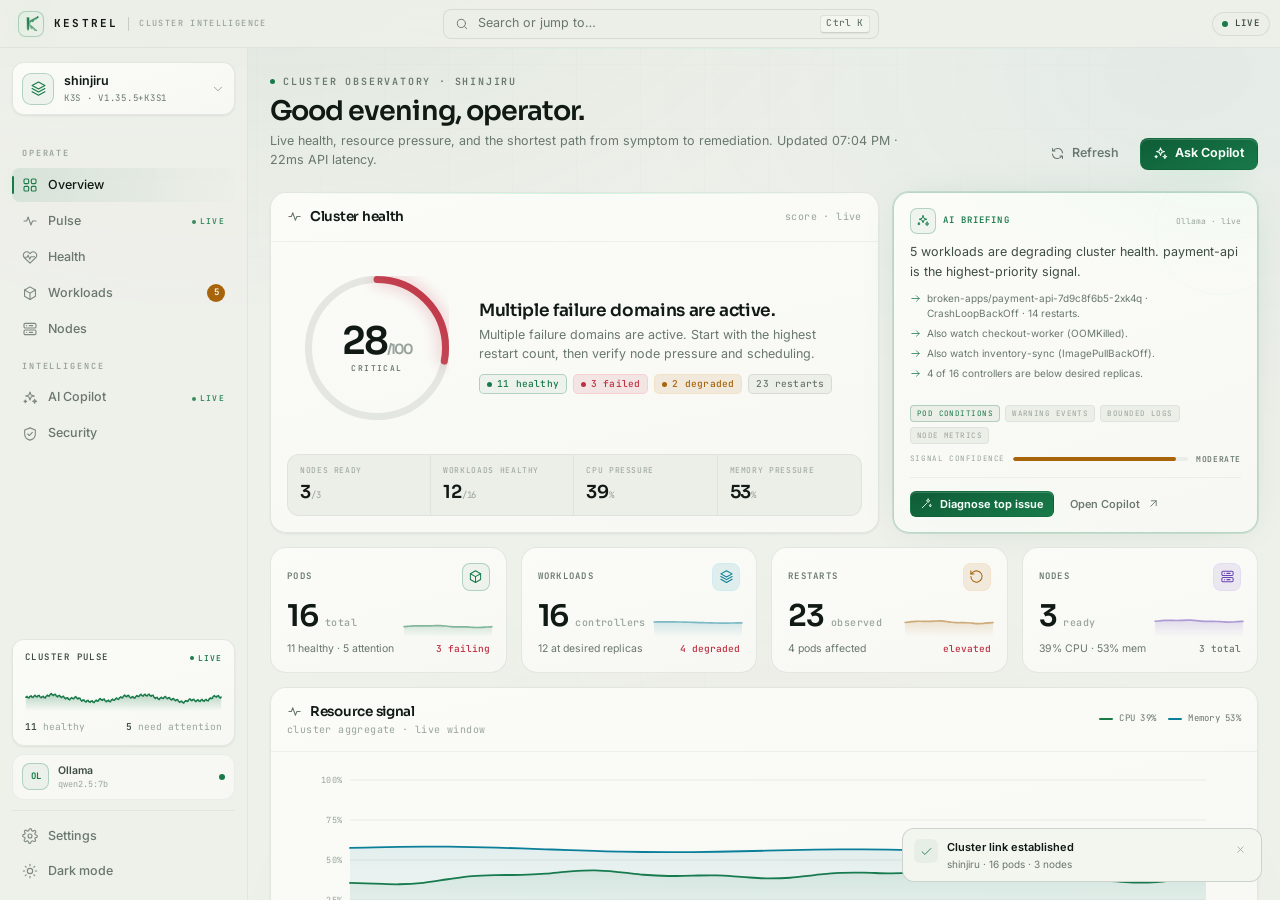
<file: crates/kestrel/ui/index.html>
<!doctype html>
<html lang="en" data-theme="light">
<head>
  <meta charset="utf-8" />
  <meta name="viewport" content="width=device-width, initial-scale=1" />
  <meta name="color-scheme" content="dark light" />
  <title>Kestrel - Cluster Intelligence</title>
  <link rel="icon" href="favicon.svg" type="image/svg+xml" />
  <link rel="stylesheet" href="css/tokens.css" />
  <link rel="stylesheet" href="css/base.css" />
  <link rel="stylesheet" href="css/layout.css" />
  <link rel="stylesheet" href="css/components.css" />
  <link rel="stylesheet" href="css/views.css" />
</head>
<body>
  <svg class="svg-sprite" aria-hidden="true" xmlns="http://www.w3.org/2000/svg">
    <symbol id="i-logo" viewBox="0 0 64 64">
      <path fill="currentColor" opacity=".95" d="M17 10 23 10 22 52 19 58 16 52 15 10Z"/>
      <path fill="currentColor" opacity=".78" d="M24 23C35 17 46 10 56 7L52 15 44 17 38 26 30 24 27 30Z"/>
      <path fill="currentColor" opacity=".62" d="M23 34C32 39 41 47 50 58L42 57 38 50 31 52 27 44Z"/>
      <circle cx="55" cy="8" r="2.3" fill="currentColor"/>
      <circle cx="49.5" cy="57.5" r="1.6" fill="currentColor" opacity=".75"/>
      <circle cx="21" cy="32" r="1.5" fill="currentColor"/>
    </symbol>
    <symbol id="i-grid" viewBox="0 0 24 24"><rect x="3" y="3" width="7" height="7" rx="1.6"/><rect x="14" y="3" width="7" height="7" rx="1.6"/><rect x="3" y="14" width="7" height="7" rx="1.6"/><rect x="14" y="14" width="7" height="7" rx="1.6"/></symbol>
    <symbol id="i-cube" viewBox="0 0 24 24"><path d="m12 2.8 8.2 4.7v9.4L12 21.6l-8.2-4.7V7.5L12 2.8Z"/><path d="m3.8 7.5 8.2 4.7 8.2-4.7M12 12.2v9.4"/></symbol>
    <symbol id="i-server" viewBox="0 0 24 24"><rect x="3" y="3.5" width="18" height="7" rx="2"/><rect x="3" y="13.5" width="18" height="7" rx="2"/><path d="M7 7h.01M7 17h.01M11 7h5M11 17h5"/></symbol>
    <symbol id="i-sparkles" viewBox="0 0 24 24"><path d="m12 3 1.7 4.6L18.5 9l-4.8 1.4L12 15l-1.7-4.6L5.5 9l4.8-1.4L12 3Z"/><path d="m19 14 .8 2.2L22 17l-2.2.8L19 20l-.8-2.2L16 17l2.2-.8L19 14ZM5 15l.6 1.4L7 17l-1.4.6L5 19l-.6-1.4L3 17l1.4-.6L5 15Z"/></symbol>
    <symbol id="i-shield" viewBox="0 0 24 24"><path d="M12 2.8 20 6v6.2c0 4.5-3.2 7.6-8 9-4.8-1.4-8-4.5-8-9V6l8-3.2Z"/><path d="m8.6 12 2.3 2.3 4.6-4.7"/></symbol>
    <symbol id="i-settings" viewBox="0 0 24 24"><circle cx="12" cy="12" r="3"/><path d="M19.4 15a1.7 1.7 0 0 0 .34 1.88l.06.06a2 2 0 1 1-2.83 2.83l-.06-.06A1.7 1.7 0 0 0 15 19.4a1.7 1.7 0 0 0-1 .6 1.7 1.7 0 0 0-.4 1.1V21a2 2 0 1 1-4 0v-.09A1.7 1.7 0 0 0 8.6 19.4a1.7 1.7 0 0 0-1.88.34l-.06.06a2 2 0 1 1-2.83-2.83l.06-.06A1.7 1.7 0 0 0 4.6 15a1.7 1.7 0 0 0-.6-1 1.7 1.7 0 0 0-1.1-.4H3a2 2 0 1 1 0-4h.09A1.7 1.7 0 0 0 4.6 8.6a1.7 1.7 0 0 0-.34-1.88l-.06-.06a2 2 0 1 1 2.83-2.83l.06.06A1.7 1.7 0 0 0 9 4.6a1.7 1.7 0 0 0 1-.6 1.7 1.7 0 0 0 .4-1.1V3a2 2 0 1 1 4 0v.09A1.7 1.7 0 0 0 15.4 4.6a1.7 1.7 0 0 0 1.88-.34l.06-.06a2 2 0 1 1 2.83 2.83l-.06.06A1.7 1.7 0 0 0 19.4 9c.1.4.3.7.6 1 .3.3.7.4 1.1.4H21a2 2 0 1 1 0 4h-.09a1.7 1.7 0 0 0-1.51.6Z"/></symbol>
    <symbol id="i-search" viewBox="0 0 24 24"><circle cx="11" cy="11" r="7"/><path d="m20 20-3.6-3.6"/></symbol>
    <symbol id="i-command" viewBox="0 0 24 24"><path d="M9 6a3 3 0 1 0-3 3h12a3 3 0 1 0-3-3v12a3 3 0 1 0 3-3H6a3 3 0 1 0 3 3V6Z"/></symbol>
    <symbol id="i-bell" viewBox="0 0 24 24"><path d="M18 8a6 6 0 0 0-12 0c0 7-3 7-3 9h18c0-2-3-2-3-9ZM10 21h4"/></symbol>
    <symbol id="i-chevron-down" viewBox="0 0 24 24"><path d="m6 9 6 6 6-6"/></symbol>
    <symbol id="i-chevron-right" viewBox="0 0 24 24"><path d="m9 6 6 6-6 6"/></symbol>
    <symbol id="i-chevron-left" viewBox="0 0 24 24"><path d="m15 6-6 6 6 6"/></symbol>
    <symbol id="i-arrow-up-right" viewBox="0 0 24 24"><path d="M7 17 17 7M8 7h9v9"/></symbol>
    <symbol id="i-arrow-right" viewBox="0 0 24 24"><path d="M4 12h16m-6-6 6 6-6 6"/></symbol>
    <symbol id="i-plus" viewBox="0 0 24 24"><path d="M12 5v14M5 12h14"/></symbol>
    <symbol id="i-refresh" viewBox="0 0 24 24"><path d="M20 11a8 8 0 0 0-14.9-3M4 4v4h4M4 13a8 8 0 0 0 14.9 3M20 20v-4h-4"/></symbol>
    <symbol id="i-play" viewBox="0 0 24 24"><path d="m8 5 11 7-11 7V5Z"/></symbol>
    <symbol id="i-pause" viewBox="0 0 24 24"><path d="M8 5v14M16 5v14"/></symbol>
    <symbol id="i-restart" viewBox="0 0 24 24"><path d="M3 12a9 9 0 1 0 3-6.7L3 8"/><path d="M3 3v5h5"/></symbol>
    <symbol id="i-trash" viewBox="0 0 24 24"><path d="M4 7h16M9 7V4h6v3M6 7l1 13h10l1-13M10 11v5M14 11v5"/></symbol>
    <symbol id="i-terminal" viewBox="0 0 24 24"><rect x="3" y="4" width="18" height="16" rx="2"/><path d="m7 9 3 3-3 3M13 15h4"/></symbol>
    <symbol id="i-logs" viewBox="0 0 24 24"><path d="M5 4h14M5 9h14M5 14h9M5 19h6"/></symbol>
    <symbol id="i-activity" viewBox="0 0 24 24"><path d="M3 12h4l2.2-6 4.2 12 2.4-6H21"/></symbol>
    <symbol id="i-cpu" viewBox="0 0 24 24"><rect x="6" y="6" width="12" height="12" rx="2"/><path d="M9 1v3M15 1v3M9 20v3M15 20v3M1 9h3M1 15h3M20 9h3M20 15h3M10 10h4v4h-4z"/></symbol>
    <symbol id="i-memory" viewBox="0 0 24 24"><rect x="3" y="6" width="18" height="12" rx="2"/><path d="M7 10v4M11 10v4M15 10v4M19 10v4M6 3v3M12 3v3M18 3v3M6 18v3M12 18v3M18 18v3"/></symbol>
    <symbol id="i-network" viewBox="0 0 24 24"><circle cx="12" cy="5" r="2.5"/><circle cx="5" cy="19" r="2.5"/><circle cx="19" cy="19" r="2.5"/><path d="M12 7.5v4M10 13l-4 4M14 13l4 4"/></symbol>
    <symbol id="i-clock" viewBox="0 0 24 24"><circle cx="12" cy="12" r="9"/><path d="M12 7v5l3 2"/></symbol>
    <symbol id="i-check" viewBox="0 0 24 24"><path d="m4 12.5 5 5L20 6.5"/></symbol>
    <symbol id="i-alert" viewBox="0 0 24 24"><path d="M10.3 3.7 2.5 18a2 2 0 0 0 1.8 3h15.4a2 2 0 0 0 1.8-3L13.7 3.7a2 2 0 0 0-3.4 0Z"/><path d="M12 9v4M12 17h.01"/></symbol>
    <symbol id="i-x-circle" viewBox="0 0 24 24"><circle cx="12" cy="12" r="9"/><path d="m9 9 6 6M15 9l-6 6"/></symbol>
    <symbol id="i-info" viewBox="0 0 24 24"><circle cx="12" cy="12" r="9"/><path d="M12 11v5M12 8h.01"/></symbol>
    <symbol id="i-copy" viewBox="0 0 24 24"><rect x="9" y="9" width="11" height="11" rx="2"/><path d="M15 9V6a2 2 0 0 0-2-2H6a2 2 0 0 0-2 2v7a2 2 0 0 0 2 2h3"/></symbol>
    <symbol id="i-download" viewBox="0 0 24 24"><path d="M12 3v12m-5-5 5 5 5-5M4 20h16"/></symbol>
    <symbol id="i-filter" viewBox="0 0 24 24"><path d="M3 5h18l-7 8v6l-4 2v-8L3 5Z"/></symbol>
    <symbol id="i-sort" viewBox="0 0 24 24"><path d="M8 4v16m-4-4 4 4 4-4M16 20V4m-4 4 4-4 4 4"/></symbol>
    <symbol id="i-more" viewBox="0 0 24 24"><circle cx="5" cy="12" r="1.5"/><circle cx="12" cy="12" r="1.5"/><circle cx="19" cy="12" r="1.5"/></symbol>
    <symbol id="i-close" viewBox="0 0 24 24"><path d="m6 6 12 12M18 6 6 18"/></symbol>
    <symbol id="i-minimize" viewBox="0 0 24 24"><path d="M5 12h14"/></symbol>
    <symbol id="i-maximize" viewBox="0 0 24 24"><rect x="5" y="5" width="14" height="14" rx="1.5"/></symbol>
    <symbol id="i-restore" viewBox="0 0 24 24"><rect x="4" y="8" width="12" height="12" rx="1.5"/><path d="M8 8V4h12v12h-4"/></symbol>
    <symbol id="i-moon" viewBox="0 0 24 24"><path d="M20.5 14.5A8.5 8.5 0 0 1 9.5 3.5 8.5 8.5 0 1 0 20.5 14.5Z"/></symbol>
    <symbol id="i-sun" viewBox="0 0 24 24"><circle cx="12" cy="12" r="4"/><path d="M12 2v2M12 20v2M4.9 4.9l1.4 1.4M17.7 17.7l1.4 1.4M2 12h2M20 12h2M4.9 19.1l1.4-1.4M17.7 6.3l1.4-1.4"/></symbol>
    <symbol id="i-user" viewBox="0 0 24 24"><circle cx="12" cy="8" r="4"/><path d="M4 21a8 8 0 0 1 16 0"/></symbol>
    <symbol id="i-github" viewBox="0 0 24 24"><path d="M9 19c-4 1.5-4-2.5-6-3m12 6v-3.9a3.4 3.4 0 0 0-1-2.6c3.1-.3 6.4-1.5 6.4-7A5.4 5.4 0 0 0 19 4.8 5 5 0 0 0 18.9 1S17.7.6 15 2.5a13.4 13.4 0 0 0-7 0C5.3.6 4.1 1 4.1 1A5 5 0 0 0 4 4.8 5.4 5.4 0 0 0 2.6 8.5c0 5.5 3.3 6.7 6.4 7a3.4 3.4 0 0 0-1 2.6V22"/></symbol>
    <symbol id="i-key" viewBox="0 0 24 24"><circle cx="7.5" cy="15.5" r="4.5"/><path d="m10.7 12.3 8.8-8.8M16 7l3 3M14 9l2 2"/></symbol>
    <symbol id="i-zap" viewBox="0 0 24 24"><path d="M13 2 4.5 13H11l-1 9 8.5-11H12l1-9Z"/></symbol>
    <symbol id="i-layers" viewBox="0 0 24 24"><path d="m12 2.8 9 5-9 5-9-5 9-5Z"/><path d="m3 12 9 5 9-5M3 16.5l9 5 9-5"/></symbol>
    <symbol id="i-git-branch" viewBox="0 0 24 24"><circle cx="6" cy="5" r="2.5"/><circle cx="18" cy="6" r="2.5"/><circle cx="6" cy="19" r="2.5"/><path d="M6 7.5v9M8.5 5H13a5 5 0 0 1 5 5v0"/></symbol>
    <symbol id="i-lock" viewBox="0 0 24 24"><rect x="4" y="10" width="16" height="11" rx="2"/><path d="M8 10V7a4 4 0 0 1 8 0v3M12 14v3"/></symbol>
    <symbol id="i-eye" viewBox="0 0 24 24"><path d="M2 12s3.5-6 10-6 10 6 10 6-3.5 6-10 6S2 12 2 12Z"/><circle cx="12" cy="12" r="2.5"/></symbol>
    <symbol id="i-send" viewBox="0 0 24 24"><path d="m22 2-9.5 20-2.2-8.3L2 11.5 22 2Z"/><path d="M10.3 13.7 22 2"/></symbol>
    <symbol id="i-stop" viewBox="0 0 24 24"><rect x="6" y="6" width="12" height="12" rx="1.5"/></symbol>
    <symbol id="i-wand" viewBox="0 0 24 24"><path d="m15 4 1 2 2 1-2 1-1 2-1-2-2-1 2-1 1-2ZM4 20l9-9M19 14l.7 1.3L21 16l-1.3.7L19 18l-.7-1.3L17 16l1.3-.7L19 14Z"/></symbol>
    <symbol id="i-external" viewBox="0 0 24 24"><path d="M14 4h6v6M20 4l-9 9"/><path d="M19 14v5a1 1 0 0 1-1 1H5a1 1 0 0 1-1-1V6a1 1 0 0 1 1-1h5"/></symbol>
    <symbol id="i-database" viewBox="0 0 24 24"><ellipse cx="12" cy="5" rx="8" ry="3"/><path d="M4 5v14c0 1.7 3.6 3 8 3s8-1.3 8-3V5M4 12c0 1.7 3.6 3 8 3s8-1.3 8-3"/></symbol>
    <symbol id="i-bell-off" viewBox="0 0 24 24"><path d="M18 8a6 6 0 0 0-9.3-5M6.3 6.3A6 6 0 0 0 6 8c0 7-3 7-3 9h14M10 21h4M2 2l20 20"/></symbol>
    <symbol id="i-circle" viewBox="0 0 24 24"><circle cx="12" cy="12" r="8"/></symbol>
    <symbol id="i-half" viewBox="0 0 24 24"><circle cx="12" cy="12" r="8"/><path d="M12 4v16"/></symbol>
    <symbol id="i-rotate" viewBox="0 0 24 24"><path d="M21 12a9 9 0 1 1-3-6.7"/><path d="M21 3v6h-6"/></symbol>
    <symbol id="i-bolt" viewBox="0 0 24 24"><path d="M13 2 4.5 13H11l-1 9 8.5-11H12l1-9Z"/></symbol>
    <symbol id="i-shield-check" viewBox="0 0 24 24"><path d="M12 2.8 20 6v6.2c0 4.5-3.2 7.6-8 9-4.8-1.4-8-4.5-8-9V6l8-3.2Z"/><path d="m8.6 12 2.3 2.3 4.6-4.7"/></symbol>
    <symbol id="i-file" viewBox="0 0 24 24"><path d="M6 2h8l4 4v16H6V2Z"/><path d="M14 2v5h5M9 13h6M9 17h6"/></symbol>
    <symbol id="i-pulse" viewBox="0 0 24 24"><path d="M3 12h4l2.2-6 4.2 12 2.4-6H21"/></symbol>
    <symbol id="i-heart" viewBox="0 0 24 24"><path d="M20.4 5.9a5.1 5.1 0 0 0-7.2 0L12 7.1l-1.2-1.2a5.1 5.1 0 1 0-7.2 7.2L12 21.2l8.4-8.1a5.1 5.1 0 0 0 0-7.2Z"/><path d="M3.6 12.4h4l1.5-3.2 2.6 6 1.7-3.6h5.4"/></symbol>
  </svg>

  <div id="boot" class="boot">
    <div class="boot__mark"><svg class="icon"><use href="#i-logo"></use></svg></div>
    <div class="boot__word">KESTREL</div>
    <div class="boot__line"><span></span></div>
    <div class="boot__status" id="boot-status">Establishing secure link to cluster</div>
  </div>

  <div id="shell" class="shell" hidden>
    <header class="titlebar" data-tauri-drag-region>
      <div class="titlebar__brand" data-tauri-drag-region>
        <span class="brand-mark"><svg class="icon"><use href="#i-logo"></use></svg></span>
        <span class="brand-word">KESTREL</span>
        <span class="brand-divider"></span>
        <span class="brand-sub">CLUSTER INTELLIGENCE</span>
      </div>
      <button class="command-trigger" data-action="palette" aria-label="Open command palette">
        <svg class="icon"><use href="#i-search"></use></svg>
        <span>Search or jump to…</span>
        <kbd>Ctrl K</kbd>
      </button>
      <div class="titlebar__right">
        <button class="update-pill" id="update-pill" data-action="update-open" hidden>
          <svg class="icon"><use href="#i-download"></use></svg>
          <span id="update-pill-label">Update available</span>
        </button>
        <div class="link-pill" id="link-pill" title="Cluster connection">
          <span class="status-dot" data-status="connected"></span>
          <span id="link-label">LIVE</span>
        </div>
        <div class="window-controls" id="window-controls" hidden>
          <button data-window="minimize" aria-label="Minimize"><svg class="icon"><use href="#i-minimize"></use></svg></button>
          <button data-window="maximize" aria-label="Maximize"><svg class="icon"><use href="#i-maximize"></use></svg></button>
          <button data-window="close" class="danger" aria-label="Close"><svg class="icon"><use href="#i-close"></use></svg></button>
        </div>
      </div>
    </header>

    <div class="workspace">
      <aside class="sidebar">
        <button class="cluster-switcher" data-action="settings" title="Cluster connection">
          <span class="cluster-switcher__mark"><svg class="icon"><use href="#i-layers"></use></svg></span>
          <span class="cluster-switcher__text">
            <strong id="cluster-name">connecting…</strong>
            <small id="cluster-meta">k3s</small>
          </span>
          <svg class="icon chevron"><use href="#i-chevron-down"></use></svg>
        </button>

        <nav class="nav" aria-label="Primary">
          <div class="nav__label">OPERATE</div>
          <a class="nav__item" data-nav="overview" href="#/overview">
            <svg class="icon"><use href="#i-grid"></use></svg><span>Overview</span>
          </a>
          <a class="nav__item" data-nav="pulse" href="#/pulse">
            <svg class="icon"><use href="#i-activity"></use></svg><span>Pulse</span>
            <span class="nav__live">LIVE</span>
          </a>
          <a class="nav__item" data-nav="health" href="#/health">
            <svg class="icon"><use href="#i-heart"></use></svg><span>Health</span>
          </a>
          <a class="nav__item" data-nav="workloads" href="#/workloads">
            <svg class="icon"><use href="#i-cube"></use></svg><span>Workloads</span>
            <span class="nav__badge" id="nav-pods-badge" data-tone="warning" hidden>0</span>
          </a>
          <a class="nav__item" data-nav="nodes" href="#/nodes">
            <svg class="icon"><use href="#i-server"></use></svg><span>Nodes</span>
          </a>
          <div class="nav__label">INTELLIGENCE</div>
          <a class="nav__item" data-nav="copilot" href="#/copilot">
            <svg class="icon"><use href="#i-sparkles"></use></svg><span>AI Copilot</span>
            <span class="nav__live">LIVE</span>
          </a>
          <a class="nav__item" data-nav="security" href="#/security">
            <svg class="icon"><use href="#i-shield"></use></svg><span>Security</span>
            <span class="nav__badge" id="nav-security-badge" data-tone="warning" hidden>0</span>
          </a>
        </nav>

        <div class="sidebar__spacer"></div>

        <div class="pulse-card">
          <div class="pulse-card__head">
            <span class="pulse-card__title">Cluster pulse</span>
            <span class="pulse-card__live" id="pulse-live"><i></i> LIVE</span>
          </div>
          <div class="pulse-card__chart" id="sidebar-pulse"></div>
          <div class="pulse-card__stats">
            <span><strong id="side-healthy">—</strong> healthy</span>
            <span><strong id="side-issues">—</strong> need attention</span>
          </div>
        </div>

        <div class="provider-chip" id="provider-chip" data-action="settings">
          <span class="provider-chip__mark" id="provider-mark">AI</span>
          <span class="provider-chip__text">
            <strong id="provider-name">Ollama</strong>
            <small id="provider-model">local model</small>
          </span>
          <span class="status-dot" data-status="connected" id="provider-dot"></span>
        </div>

        <div class="sidebar__footer">
          <a class="nav__item" data-nav="settings" href="#/settings">
            <svg class="icon"><use href="#i-settings"></use></svg><span>Settings</span>
          </a>
          <button class="nav__item" data-action="theme" title="Toggle theme">
            <svg class="icon" id="theme-icon"><use href="#i-sun"></use></svg><span id="theme-label">Dark mode</span>
          </button>
        </div>
      </aside>

      <main class="main">
        <div id="view" class="view" tabindex="-1"></div>
      </main>
    </div>
  </div>

  <div id="overlays">
    <div class="palette" id="palette" hidden>
      <div class="palette__scrim" data-action="palette-close"></div>
      <div class="palette__panel" role="dialog" aria-modal="true" aria-label="Command palette">
        <div class="palette__input">
          <svg class="icon"><use href="#i-search"></use></svg>
          <input id="palette-input" type="text" placeholder="Search pods, pages, actions…" autocomplete="off" spellcheck="false" />
          <kbd>ESC</kbd>
        </div>
        <div class="palette__results" id="palette-results"></div>
        <div class="palette__footer">
          <span><kbd>↑</kbd><kbd>↓</kbd> navigate</span>
          <span><kbd>↵</kbd> select</span>
          <span><kbd>esc</kbd> close</span>
        </div>
      </div>
    </div>

    <div class="drawer" id="drawer" hidden>
      <div class="drawer__scrim" data-action="drawer-close"></div>
      <aside class="drawer__panel" role="dialog" aria-modal="true" aria-label="Pod details">
        <div id="drawer-content"></div>
      </aside>
    </div>

    <div class="modal" id="modal" hidden>
      <div class="modal__scrim" data-action="modal-close"></div>
      <div class="modal__panel" role="dialog" aria-modal="true">
        <div id="modal-content"></div>
      </div>
    </div>

    <div class="toasts" id="toasts" aria-live="polite"></div>
  </div>

  <script type="module" src="js/main.js"></script>
</body>
</html>
</file>
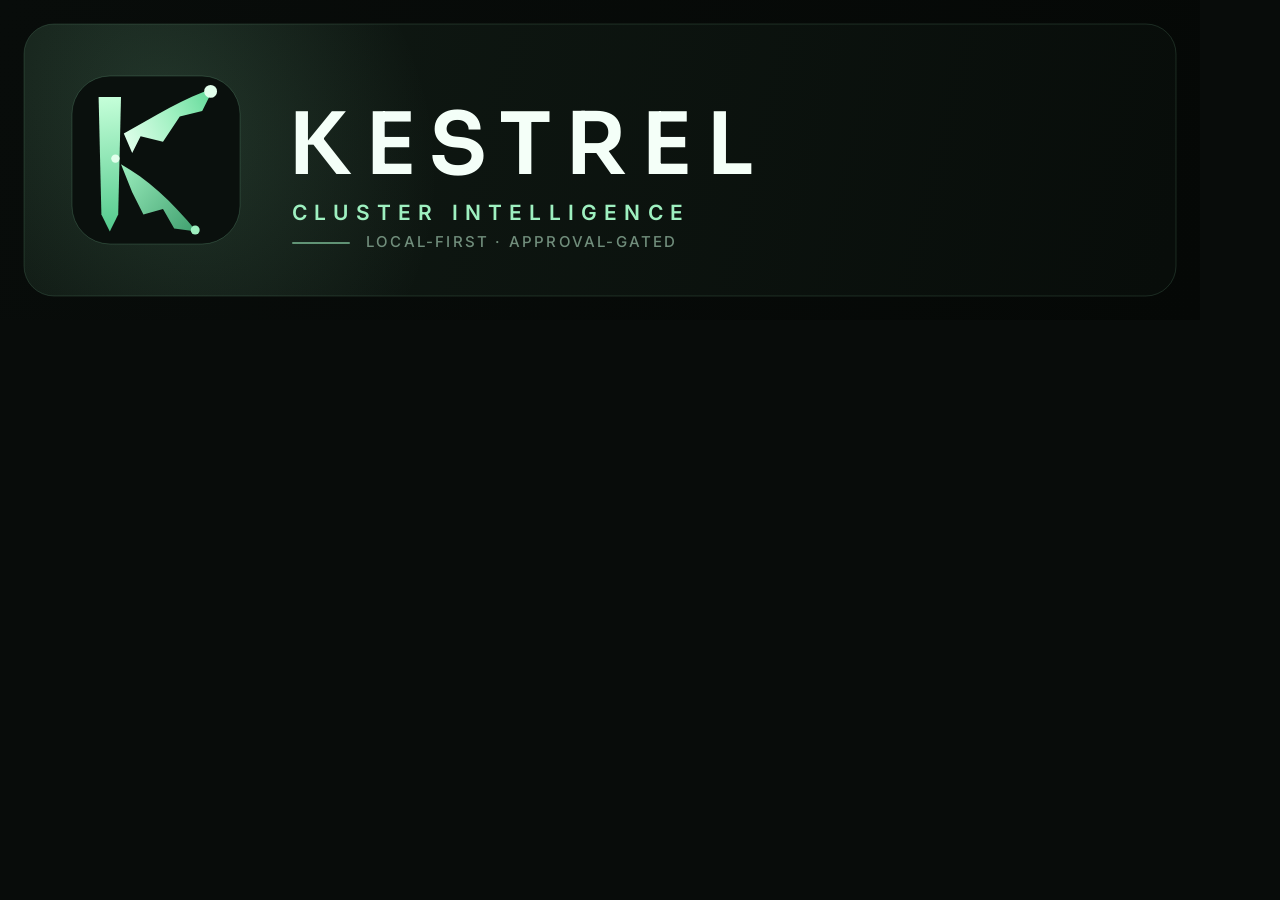
<file: docs/brand/lockup.html>
<!doctype html>
<html lang="en">
<head>
<meta charset="utf-8">
<title>Kestrel lockup</title>
<style>
  @font-face { font-family: "Sora"; src: url("../../crates/kestrel/ui/fonts/sora.woff2") format("woff2"); font-weight: 100 800; font-style: normal; }
  @font-face { font-family: "Inter"; src: url("../../crates/kestrel/ui/fonts/inter.woff2") format("woff2"); font-weight: 100 900; font-style: normal; }
  html, body { margin: 0; width: 1200px; height: 320px; overflow: hidden; background: #080c0a; }
  svg { display: block; width: 1200px; height: 320px; }
</style>
</head>
<body>
<svg xmlns="http://www.w3.org/2000/svg" viewBox="0 0 1200 320" role="img" aria-labelledby="title desc">
  <title id="title">Kestrel — Cluster Intelligence</title>
  <desc id="desc">Kestrel wordmark and Flight-path K mark on an obsidian banner.</desc>
  <defs>
    <linearGradient id="page" x1="0" y1="0" x2="1200" y2="320" gradientUnits="userSpaceOnUse">
      <stop stop-color="#080c0a"/>
      <stop offset="1" stop-color="#050806"/>
    </linearGradient>
    <linearGradient id="card" x1="40" y1="24" x2="1160" y2="296" gradientUnits="userSpaceOnUse">
      <stop stop-color="#101a14"/>
      <stop offset="1" stop-color="#080d0a"/>
    </linearGradient>
    <linearGradient id="flight-a" x1="22" y1="23" x2="56" y2="7" gradientUnits="userSpaceOnUse">
      <stop stop-color="#e2ffec"/>
      <stop offset=".55" stop-color="#9ef0c0"/>
      <stop offset="1" stop-color="#5fd897"/>
    </linearGradient>
    <linearGradient id="flight-b" x1="17" y1="10" x2="22" y2="58" gradientUnits="userSpaceOnUse">
      <stop stop-color="#c5ffd9"/>
      <stop offset="1" stop-color="#52c98c"/>
    </linearGradient>
    <linearGradient id="flight-c" x1="21" y1="34" x2="50" y2="58" gradientUnits="userSpaceOnUse">
      <stop stop-color="#9ef0c0"/>
      <stop offset="1" stop-color="#3f9f6e"/>
    </linearGradient>
    <radialGradient id="halo" cx="0" cy="0" r="1" gradientTransform="translate(170 120) rotate(58) scale(310 250)" gradientUnits="userSpaceOnUse">
      <stop stop-color="#9ef0c0" stop-opacity=".14"/>
      <stop offset="1" stop-color="#9ef0c0" stop-opacity="0"/>
    </radialGradient>
  </defs>
  <rect width="1200" height="320" fill="url(#page)"/>
  <rect x="24" y="24" width="1152" height="272" rx="30" fill="url(#card)" stroke="#9ef0c0" stroke-opacity=".14"/>
  <rect x="24" y="24" width="1152" height="272" rx="30" fill="url(#halo)"/>
  <g>
    <rect x="72" y="76" width="168" height="168" rx="38" fill="#0a100d" stroke="#9ef0c0" stroke-opacity=".16"/>
    <g transform="translate(56.6 69) scale(2.8)">
      <path fill="url(#flight-b)" d="M17 10 23 10 22 52 19 58 16 52 15 10Z"/>
      <path fill="url(#flight-a)" d="M24 23C35 17 46 10 56 7L52 15 44 17 38 26 30 24 27 30Z"/>
      <path fill="url(#flight-c)" d="M23 34C32 39 41 47 50 58L42 57 38 50 31 52 27 44Z"/>
      <circle cx="55" cy="8" r="2.3" fill="#e2ffec"/>
      <circle cx="49.5" cy="57.5" r="1.6" fill="#9ef0c0"/>
      <circle cx="21" cy="32" r="1.5" fill="#e2ffec"/>
    </g>
  </g>
  <text x="288" y="174" fill="#f4fff8" font-family="Sora, Inter, Segoe UI, sans-serif" font-size="86" font-weight="600" letter-spacing="14">KESTREL</text>
  <text x="292" y="220" fill="#9ef0c0" font-family="Inter, Segoe UI, sans-serif" font-size="21" font-weight="600" letter-spacing="7.2">CLUSTER INTELLIGENCE</text>
  <rect x="292" y="242" width="58" height="2" rx="1" fill="#9ef0c0" fill-opacity=".55"/>
  <text x="366" y="247" fill="#708d7b" font-family="Inter, Segoe UI, sans-serif" font-size="15" font-weight="500" letter-spacing="2.2">LOCAL-FIRST · APPROVAL-GATED</text>
</svg>
</body>
</html>
</file>
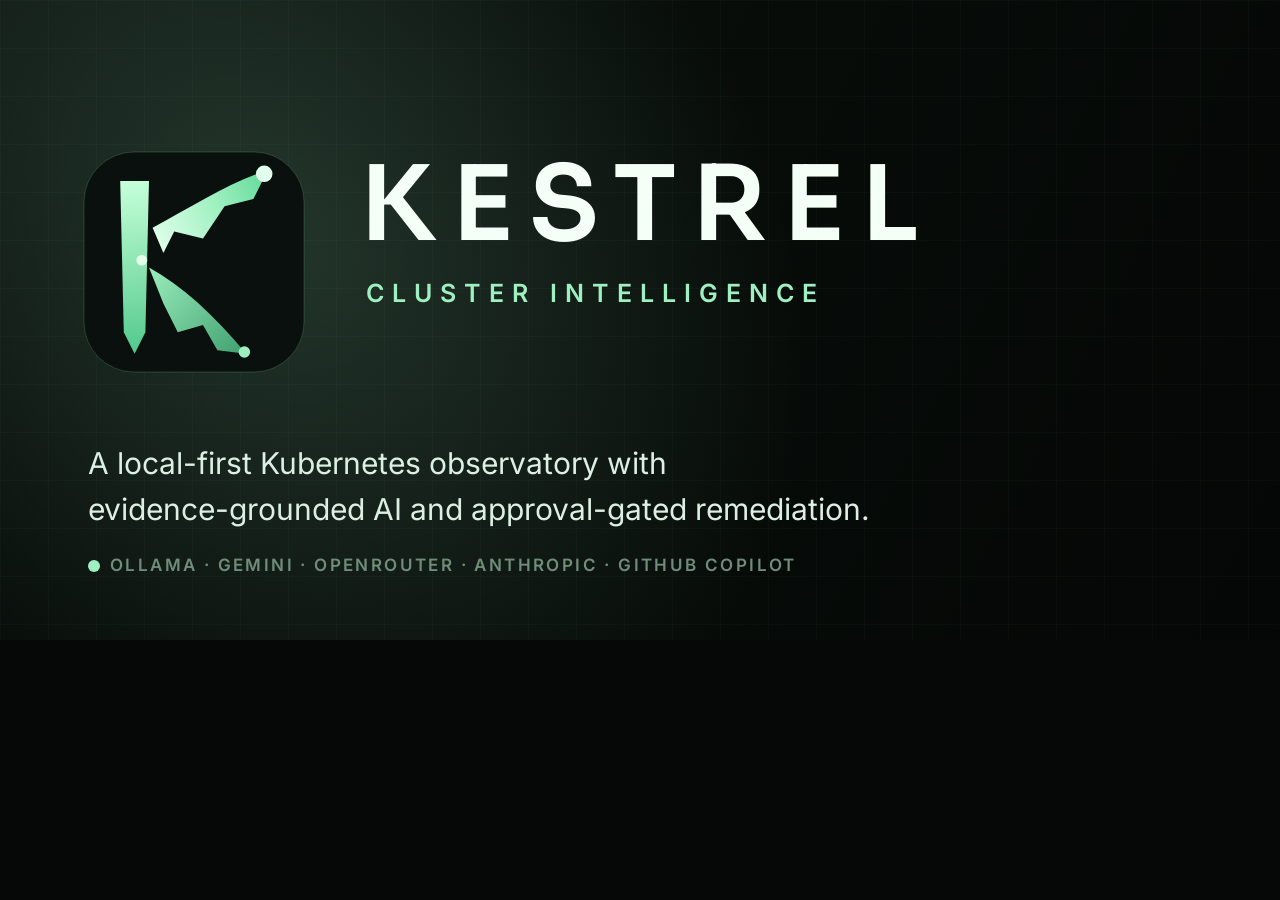
<file: docs/brand/social.html>
<!doctype html>
<html lang="en">
<head>
<meta charset="utf-8">
<title>Kestrel social card</title>
<style>
  @font-face { font-family: "Sora"; src: url("../../crates/kestrel/ui/fonts/sora.woff2") format("woff2"); font-weight: 100 800; font-style: normal; }
  @font-face { font-family: "Inter"; src: url("../../crates/kestrel/ui/fonts/inter.woff2") format("woff2"); font-weight: 100 900; font-style: normal; }
  html, body { margin: 0; width: 1280px; height: 640px; overflow: hidden; background: #050806; }
  svg { display: block; width: 1280px; height: 640px; }
</style>
</head>
<body>
<svg xmlns="http://www.w3.org/2000/svg" viewBox="0 0 1280 640" role="img" aria-labelledby="title desc">
  <title id="title">Kestrel — Cluster Intelligence</title>
  <desc id="desc">Kestrel social card with the Flight-path K mark, wordmark, and product positioning.</desc>
  <defs>
    <linearGradient id="page" x1="0" y1="0" x2="1280" y2="640" gradientUnits="userSpaceOnUse">
      <stop stop-color="#0a100d"/>
      <stop offset="1" stop-color="#040705"/>
    </linearGradient>
    <linearGradient id="flight-a" x1="22" y1="23" x2="56" y2="7" gradientUnits="userSpaceOnUse">
      <stop stop-color="#e2ffec"/>
      <stop offset=".55" stop-color="#9ef0c0"/>
      <stop offset="1" stop-color="#5fd897"/>
    </linearGradient>
    <linearGradient id="flight-b" x1="17" y1="10" x2="22" y2="58" gradientUnits="userSpaceOnUse">
      <stop stop-color="#c5ffd9"/>
      <stop offset="1" stop-color="#52c98c"/>
    </linearGradient>
    <linearGradient id="flight-c" x1="21" y1="34" x2="50" y2="58" gradientUnits="userSpaceOnUse">
      <stop stop-color="#9ef0c0"/>
      <stop offset="1" stop-color="#3f9f6e"/>
    </linearGradient>
    <radialGradient id="halo" cx="0" cy="0" r="1" gradientTransform="translate(270 230) rotate(52) scale(620 480)" gradientUnits="userSpaceOnUse">
      <stop stop-color="#9ef0c0" stop-opacity=".18"/>
      <stop offset="1" stop-color="#9ef0c0" stop-opacity="0"/>
    </radialGradient>
    <pattern id="grid" width="48" height="48" patternUnits="userSpaceOnUse">
      <path d="M48 0H0V48" fill="none" stroke="#9ef0c0" stroke-opacity=".045"/>
    </pattern>
  </defs>
  <rect width="1280" height="640" fill="url(#page)"/>
  <rect width="1280" height="640" fill="url(#grid)"/>
  <rect width="1280" height="640" fill="url(#halo)"/>
  <g transform="translate(84 152)">
    <rect x="0" y="0" width="220" height="220" rx="50" fill="#0a100d" stroke="#9ef0c0" stroke-opacity=".18"/>
    <g transform="translate(-17.8 -7) scale(3.6)">
      <path fill="url(#flight-b)" d="M17 10 23 10 22 52 19 58 16 52 15 10Z"/>
      <path fill="url(#flight-a)" d="M24 23C35 17 46 10 56 7L52 15 44 17 38 26 30 24 27 30Z"/>
      <path fill="url(#flight-c)" d="M23 34C32 39 41 47 50 58L42 57 38 50 31 52 27 44Z"/>
      <circle cx="55" cy="8" r="2.3" fill="#e2ffec"/>
      <circle cx="49.5" cy="57.5" r="1.6" fill="#9ef0c0"/>
      <circle cx="21" cy="32" r="1.5" fill="#e2ffec"/>
    </g>
  </g>
  <text x="360" y="240" fill="#f4fff8" font-family="Sora, Inter, Segoe UI, sans-serif" font-size="104" font-weight="600" letter-spacing="16">KESTREL</text>
  <text x="366" y="302" fill="#9ef0c0" font-family="Inter, Segoe UI, sans-serif" font-size="25" font-weight="600" letter-spacing="8">CLUSTER INTELLIGENCE</text>
  <text x="88" y="474" fill="#dcefe3" font-family="Inter, Segoe UI, sans-serif" font-size="30" font-weight="400">A local-first Kubernetes observatory with</text>
  <text x="88" y="520" fill="#dcefe3" font-family="Inter, Segoe UI, sans-serif" font-size="30" font-weight="400">evidence-grounded AI and approval-gated remediation.</text>
  <g transform="translate(88 566)">
    <circle cx="6" cy="0" r="6" fill="#9ef0c0"/>
    <text x="22" y="5" fill="#708d7b" font-family="Inter, Segoe UI, sans-serif" font-size="17" font-weight="600" letter-spacing="2.4">OLLAMA · GEMINI · OPENROUTER · ANTHROPIC · GITHUB COPILOT</text>
  </g>
</svg>
</body>
</html>
</file>
<file: crates/kestrel/ui/css/tokens.css>
/* ==========================================================================
   Kestrel - design tokens
   A cluster observatory: obsidian glass, mint signal, editorial type.
   ========================================================================== */

@font-face {
  font-family: "Inter";
  src: url("../fonts/inter.woff2") format("woff2");
  font-weight: 100 900;
  font-style: normal;
  font-display: swap;
}
@font-face {
  font-family: "Sora";
  src: url("../fonts/sora.woff2") format("woff2");
  font-weight: 100 800;
  font-style: normal;
  font-display: swap;
}
@font-face {
  font-family: "JetBrains Mono";
  src: url("../fonts/jetbrains-mono.woff2") format("woff2");
  font-weight: 100 800;
  font-style: normal;
  font-display: swap;
}

:root {
  color-scheme: dark;

  /* — canvas — */
  --bg-void: #05070a;
  --bg: #070a0e;
  --bg-elevated: #0b0f14;
  --bg-panel: #0d1218;
  --bg-panel-2: #10161d;
  --bg-inset: #080c11;
  --bg-hover: rgba(255, 255, 255, 0.045);
  --bg-active: rgba(158, 240, 192, 0.08);
  --bg-scrim: rgba(3, 5, 8, 0.72);

  /* — ink — */
  --text: #eef3ef;
  --text-soft: #b6c2ba;
  --text-muted: #77857d;
  --text-faint: #4e5a54;
  --text-inverse: #06100b;

  /* — lines — */
  --line: rgba(222, 244, 231, 0.08);
  --line-strong: rgba(222, 244, 231, 0.14);
  --line-faint: rgba(222, 244, 231, 0.045);
  --line-accent: rgba(158, 240, 192, 0.34);

  /* — signal — */
  --mint: #9ef0c0;
  --mint-bright: #c5ffd9;
  --mint-deep: #52c98c;
  --lime: #d4f77a;
  --cyan: #7ce7ff;
  --sky: #8fb8ff;
  --amber: #ffc978;
  --coral: #ff7f8c;
  --rose: #ff9ab5;
  --violet: #c2a6ff;

  --mint-soft: rgba(158, 240, 192, 0.12);
  --mint-softer: rgba(158, 240, 192, 0.06);
  --amber-soft: rgba(255, 201, 120, 0.12);
  --coral-soft: rgba(255, 127, 140, 0.12);
  --cyan-soft: rgba(124, 231, 255, 0.12);
  --violet-soft: rgba(194, 166, 255, 0.12);

  /* — type — */
  --font-sans: "Inter", "Segoe UI", system-ui, sans-serif;
  --font-display: "Sora", "Inter", system-ui, sans-serif;
  --font-mono: "JetBrains Mono", "Cascadia Code", ui-monospace, monospace;

  --text-2xs: 10px;
  --text-xs: 11px;
  --text-sm: 12.5px;
  --text-md: 13.5px;
  --text-base: 14.5px;
  --text-lg: 17px;
  --text-xl: 21px;
  --text-2xl: 27px;
  --text-3xl: 36px;
  --text-4xl: 48px;

  --tracking-wide: 0.12em;
  --tracking-wider: 0.18em;
  --tracking-tight: -0.02em;
  --tracking-display: -0.035em;

  /* — space — */
  --sp-1: 4px;
  --sp-2: 8px;
  --sp-3: 12px;
  --sp-4: 16px;
  --sp-5: 20px;
  --sp-6: 24px;
  --sp-7: 32px;
  --sp-8: 40px;
  --sp-9: 48px;
  --sp-10: 64px;
  --sp-11: 80px;

  /* — radii — */
  --r-xs: 5px;
  --r-sm: 8px;
  --r-md: 12px;
  --r-lg: 16px;
  --r-xl: 22px;
  --r-2xl: 30px;
  --r-pill: 999px;

  /* — shadows — */
  --shadow-sm: 0 1px 2px rgba(0, 0, 0, 0.35);
  --shadow-md: 0 12px 32px -12px rgba(0, 0, 0, 0.7);
  --shadow-lg: 0 28px 80px -24px rgba(0, 0, 0, 0.85);
  --shadow-glow: 0 0 0 1px rgba(158, 240, 192, 0.14), 0 0 48px -12px rgba(158, 240, 192, 0.22);
  --shadow-coral: 0 0 0 1px rgba(255, 127, 140, 0.18), 0 0 36px -14px rgba(255, 127, 140, 0.3);

  /* — layout — */
  --titlebar-h: 48px;
  --sidebar-w: 248px;
  --content-max: 1560px;
  --gutter: 28px;

  /* — motion — */
  --ease: cubic-bezier(0.22, 1, 0.36, 1);
  --ease-spring: cubic-bezier(0.34, 1.56, 0.64, 1);
  --dur-fast: 120ms;
  --dur: 220ms;
  --dur-slow: 420ms;

  /* — chart — */
  --chart-grid: rgba(222, 244, 231, 0.06);
  --chart-axis: rgba(222, 244, 231, 0.22);
}

[data-theme="light"] {
  color-scheme: light;
  --bg-void: #e7e9e3;
  --bg: #eef0ea;
  --bg-elevated: #f7f8f4;
  --bg-panel: #fbfcf8;
  --bg-panel-2: #f3f5ef;
  --bg-inset: #eceee8;
  --bg-hover: rgba(8, 20, 12, 0.045);
  --bg-active: rgba(26, 118, 71, 0.08);
  --bg-scrim: rgba(22, 30, 24, 0.36);

  --text: #101913;
  --text-soft: #3e4c43;
  --text-muted: #69776e;
  --text-faint: #98a49b;
  --text-inverse: #f4fff8;

  --line: rgba(16, 30, 20, 0.09);
  --line-strong: rgba(16, 30, 20, 0.16);
  --line-faint: rgba(16, 30, 20, 0.05);
  --line-accent: rgba(20, 122, 73, 0.28);

  --mint: #187a49;
  --mint-bright: #0e5c36;
  --mint-deep: #0f8a50;
  --lime: #5a7a12;
  --cyan: #0b7f99;
  --sky: #2c5fb3;
  --amber: #a8640b;
  --coral: #bf3142;
  --rose: #b53d63;
  --violet: #6a45b8;

  --mint-soft: rgba(24, 122, 73, 0.1);
  --mint-softer: rgba(24, 122, 73, 0.05);
  --amber-soft: rgba(168, 100, 11, 0.11);
  --coral-soft: rgba(191, 49, 66, 0.1);
  --cyan-soft: rgba(11, 127, 153, 0.1);
  --violet-soft: rgba(106, 69, 184, 0.1);

  --shadow-sm: 0 1px 2px rgba(20, 30, 22, 0.08);
  --shadow-md: 0 12px 28px -14px rgba(20, 30, 22, 0.22);
  --shadow-lg: 0 28px 80px -28px rgba(20, 30, 22, 0.3);
  --shadow-glow: 0 0 0 1px rgba(24, 122, 73, 0.14), 0 0 42px -16px rgba(24, 122, 73, 0.2);
  --shadow-coral: 0 0 0 1px rgba(191, 49, 66, 0.14), 0 0 36px -16px rgba(191, 49, 66, 0.22);

  --chart-grid: rgba(16, 30, 20, 0.07);
  --chart-axis: rgba(16, 30, 20, 0.26);
}
</file>
<file: crates/kestrel/ui/css/base.css>
/* ==========================================================================
   Base: reset, canvas, typography, icons, boot
   ========================================================================== */

*,
*::before,
*::after {
  box-sizing: border-box;
}

* {
  margin: 0;
}

html,
body {
  height: 100%;
}

html {
  -webkit-text-size-adjust: 100%;
  text-rendering: optimizeLegibility;
}

body {
  font-family: var(--font-sans);
  font-size: var(--text-base);
  line-height: 1.5;
  color: var(--text);
  background: var(--bg);
  overflow: hidden;
  -webkit-font-smoothing: antialiased;
  -moz-osx-font-smoothing: grayscale;
}

body::before {
  content: "";
  position: fixed;
  inset: 0;
  pointer-events: none;
  z-index: 0;
  background:
    radial-gradient(1200px 700px at 18% -10%, rgba(158, 240, 192, 0.075), transparent 58%),
    radial-gradient(900px 600px at 92% 8%, rgba(124, 231, 255, 0.045), transparent 60%),
    radial-gradient(900px 700px at 60% 110%, rgba(212, 247, 122, 0.035), transparent 62%);
}

body::after {
  content: "";
  position: fixed;
  inset: 0;
  pointer-events: none;
  z-index: 0;
  opacity: 0.16;
  background-image:
    linear-gradient(rgba(255, 255, 255, 0.025) 1px, transparent 1px),
    linear-gradient(90deg, rgba(255, 255, 255, 0.025) 1px, transparent 1px);
  background-size: 64px 64px;
  mask-image: radial-gradient(ellipse at 50% 0%, black 0%, transparent 76%);
}

[data-theme="light"] body::before {
  background:
    radial-gradient(1200px 700px at 18% -10%, rgba(24, 122, 73, 0.07), transparent 58%),
    radial-gradient(900px 600px at 92% 8%, rgba(11, 127, 153, 0.045), transparent 60%),
    radial-gradient(900px 700px at 60% 110%, rgba(90, 122, 18, 0.04), transparent 62%);
}

[data-theme="light"] body::after {
  opacity: 0.35;
  background-image:
    linear-gradient(rgba(16, 30, 20, 0.035) 1px, transparent 1px),
    linear-gradient(90deg, rgba(16, 30, 20, 0.035) 1px, transparent 1px);
}

button,
input,
select,
textarea {
  font: inherit;
  color: inherit;
}

button {
  border: 0;
  background: none;
  cursor: pointer;
  padding: 0;
}

a {
  color: inherit;
  text-decoration: none;
}

h1,
h2,
h3,
h4,
h5 {
  font-family: var(--font-display);
  font-weight: 600;
  letter-spacing: var(--tracking-tight);
  line-height: 1.15;
  text-wrap: balance;
}

p {
  text-wrap: pretty;
}

::selection {
  background: var(--mint);
  color: var(--text-inverse);
}

:focus-visible {
  outline: 2px solid var(--mint);
  outline-offset: 2px;
}

[hidden] {
  display: none !important;
}

/* — scrollbars — */
* {
  scrollbar-width: thin;
  scrollbar-color: rgba(158, 240, 192, 0.22) transparent;
}
*::-webkit-scrollbar {
  width: 10px;
  height: 10px;
}
*::-webkit-scrollbar-track {
  background: transparent;
}
*::-webkit-scrollbar-thumb {
  background: rgba(158, 240, 192, 0.16);
  border-radius: 999px;
  border: 3px solid transparent;
  background-clip: padding-box;
}
*::-webkit-scrollbar-thumb:hover {
  background: rgba(158, 240, 192, 0.3);
  border: 3px solid transparent;
  background-clip: padding-box;
}

/* — icons — */
.svg-sprite {
  position: absolute;
  width: 0;
  height: 0;
  overflow: hidden;
}

.icon {
  width: 18px;
  height: 18px;
  flex: 0 0 auto;
  fill: none;
  stroke: currentColor;
  stroke-width: 1.65;
  stroke-linecap: round;
  stroke-linejoin: round;
  overflow: visible;
}

.icon--sm {
  width: 14px;
  height: 14px;
}
.icon--lg {
  width: 22px;
  height: 22px;
}
.icon--xl {
  width: 28px;
  height: 28px;
}

/* — type helpers — */
.mono {
  font-family: var(--font-mono);
  font-variant-ligatures: none;
}
.eyebrow {
  font-family: var(--font-mono);
  font-size: var(--text-2xs);
  font-weight: 600;
  letter-spacing: var(--tracking-wider);
  text-transform: uppercase;
  color: var(--text-muted);
}
.muted {
  color: var(--text-muted);
}
.soft {
  color: var(--text-soft);
}
.faint {
  color: var(--text-faint);
}
.nowrap {
  white-space: nowrap;
}
.truncate {
  overflow: hidden;
  text-overflow: ellipsis;
  white-space: nowrap;
}
.tabular {
  font-variant-numeric: tabular-nums;
}

/* — a11y — */
.sr-only {
  position: absolute;
  width: 1px;
  height: 1px;
  padding: 0;
  margin: -1px;
  overflow: hidden;
  clip: rect(0, 0, 0, 0);
  white-space: nowrap;
  border: 0;
}

/* — boot — */
.boot {
  position: fixed;
  inset: 0;
  z-index: 200;
  display: grid;
  place-content: center;
  justify-items: center;
  gap: 18px;
  background:
    radial-gradient(600px 400px at 50% 40%, rgba(158, 240, 192, 0.06), transparent 70%),
    var(--bg-void);
  transition: opacity 0.6s var(--ease), visibility 0.6s;
}
.boot.is-done {
  opacity: 0;
  visibility: hidden;
}
.boot__mark {
  display: grid;
  place-items: center;
  width: 68px;
  height: 68px;
  color: var(--mint);
  border: 1px solid var(--line-accent);
  border-radius: 20px;
  background: linear-gradient(160deg, rgba(158, 240, 192, 0.11), rgba(158, 240, 192, 0.02));
  box-shadow: var(--shadow-glow);
  animation: boot-float 3.2s var(--ease) infinite;
}
.boot__mark .icon {
  width: 38px;
  height: 38px;
}
.boot__word {
  font-family: var(--font-mono);
  font-size: var(--text-xs);
  letter-spacing: 0.42em;
  color: var(--text-soft);
  padding-left: 0.42em;
}
.boot__line {
  width: 188px;
  height: 2px;
  background: var(--line);
  border-radius: 999px;
  overflow: hidden;
}
.boot__line span {
  display: block;
  width: 42%;
  height: 100%;
  border-radius: inherit;
  background: linear-gradient(90deg, transparent, var(--mint), transparent);
  animation: boot-scan 1.3s var(--ease) infinite;
}
.boot__status {
  font-family: var(--font-mono);
  font-size: var(--text-2xs);
  letter-spacing: 0.08em;
  color: var(--text-faint);
  height: 14px;
}

@keyframes boot-float {
  0%, 100% { transform: translateY(0); }
  50% { transform: translateY(-5px); }
}
@keyframes boot-scan {
  from { transform: translateX(-120%); }
  to { transform: translateX(340%); }
}

/* — generic animations — */
@keyframes fade-up {
  from { opacity: 0; transform: translateY(8px); }
  to { opacity: 1; transform: translateY(0); }
}
@keyframes fade-in {
  from { opacity: 0; }
  to { opacity: 1; }
}
@keyframes pulse-dot {
  0%, 100% { box-shadow: 0 0 0 0 rgba(158, 240, 192, 0.45); }
  60% { box-shadow: 0 0 0 5px rgba(158, 240, 192, 0); }
}
@keyframes shimmer {
  from { background-position: -240px 0; }
  to { background-position: 240px 0; }
}
@keyframes spin {
  to { transform: rotate(360deg); }
}
@keyframes blink {
  0%, 100% { opacity: 1; }
  50% { opacity: 0; }
}
@keyframes drawer-in {
  from { transform: translateX(28px); opacity: 0; }
  to { transform: translateX(0); opacity: 1; }
}
@keyframes modal-in {
  from { transform: translateY(14px) scale(0.985); opacity: 0; }
  to { transform: translateY(0) scale(1); opacity: 1; }
}
@keyframes palette-in {
  from { transform: translateY(-10px) scale(0.99); opacity: 0; }
  to { transform: translateY(0) scale(1); opacity: 1; }
}

.anim-in {
  animation: fade-up 0.5s var(--ease) both;
}
.stagger > * {
  animation: fade-up 0.5s var(--ease) both;
}
.stagger > *:nth-child(1) { animation-delay: 0.02s; }
.stagger > *:nth-child(2) { animation-delay: 0.06s; }
.stagger > *:nth-child(3) { animation-delay: 0.1s; }
.stagger > *:nth-child(4) { animation-delay: 0.14s; }
.stagger > *:nth-child(5) { animation-delay: 0.18s; }
.stagger > *:nth-child(6) { animation-delay: 0.22s; }

.skeleton {
  border-radius: var(--r-sm);
  background: linear-gradient(90deg, var(--bg-panel-2) 25%, var(--bg-hover) 50%, var(--bg-panel-2) 75%);
  background-size: 480px 100%;
  animation: shimmer 1.4s linear infinite;
}

@media (prefers-reduced-motion: reduce) {
  *,
  *::before,
  *::after {
    animation-duration: 0.001ms !important;
    animation-iteration-count: 1 !important;
    transition-duration: 0.001ms !important;
    scroll-behavior: auto !important;
  }
}
</file>
<file: crates/kestrel/ui/css/layout.css>
/* ==========================================================================
   Shell layout: titlebar, sidebar, workspace, page scaffolding
   ========================================================================== */

.shell {
  position: relative;
  z-index: 1;
  display: flex;
  flex-direction: column;
  height: 100vh;
  min-height: 0;
}

/* — titlebar — */
.titlebar {
  position: relative;
  z-index: 40;
  display: flex;
  align-items: center;
  height: var(--titlebar-h);
  flex: 0 0 var(--titlebar-h);
  padding: 0 10px 0 18px;
  border-bottom: 1px solid var(--line-faint);
  background: color-mix(in srgb, var(--bg) 82%, transparent);
  backdrop-filter: blur(18px);
  -webkit-app-region: drag;
  user-select: none;
}

.titlebar__brand {
  display: flex;
  align-items: center;
  gap: 10px;
  width: auto;
  flex: 0 0 auto;
  padding-right: 10px;
  -webkit-app-region: drag;
}

.brand-mark {
  display: grid;
  place-items: center;
  width: 26px;
  height: 26px;
  color: var(--mint);
  border: 1px solid var(--line-accent);
  border-radius: 8px;
  background: linear-gradient(150deg, rgba(158, 240, 192, 0.13), rgba(158, 240, 192, 0.02));
  box-shadow: 0 0 20px -6px rgba(158, 240, 192, 0.35);
}
.brand-mark .icon {
  width: 17px;
  height: 17px;
}
.brand-word {
  font-family: var(--font-mono);
  font-size: 11px;
  font-weight: 700;
  letter-spacing: 0.2em;
  color: var(--text);
  white-space: nowrap;
}
.brand-divider {
  width: 1px;
  height: 14px;
  background: var(--line-strong);
}
.brand-sub {
  font-family: var(--font-mono);
  font-size: 8.5px;
  font-weight: 500;
  letter-spacing: 0.16em;
  color: var(--text-faint);
  white-space: nowrap;
}

.command-trigger {
  display: flex;
  align-items: center;
  gap: 9px;
  width: min(440px, 34vw);
  height: 30px;
  margin: 0 auto;
  padding: 0 8px 0 11px;
  color: var(--text-muted);
  border: 1px solid var(--line);
  border-radius: var(--r-sm);
  background: var(--bg-inset);
  font-size: var(--text-sm);
  transition: border-color var(--dur), background var(--dur), color var(--dur);
  -webkit-app-region: no-drag;
}
.command-trigger:hover {
  color: var(--text-soft);
  border-color: var(--line-strong);
  background: var(--bg-panel);
}
.command-trigger .icon {
  width: 14px;
  height: 14px;
}
.command-trigger span {
  flex: 1;
  text-align: left;
}
kbd {
  display: inline-flex;
  align-items: center;
  justify-content: center;
  min-width: 18px;
  height: 18px;
  padding: 0 5px;
  font-family: var(--font-mono);
  font-size: 9.5px;
  font-weight: 500;
  letter-spacing: 0.02em;
  color: var(--text-muted);
  border: 1px solid var(--line);
  border-bottom-color: var(--line-strong);
  border-radius: 4px;
  background: var(--bg-panel-2);
  box-shadow: 0 1px 0 var(--line-faint);
}

.titlebar__right {
  display: flex;
  align-items: center;
  gap: 12px;
  margin-left: auto;
  -webkit-app-region: no-drag;
}

.link-pill {
  display: inline-flex;
  align-items: center;
  gap: 7px;
  height: 24px;
  padding: 0 9px;
  border: 1px solid var(--line);
  border-radius: var(--r-pill);
  background: var(--bg-inset);
  font-family: var(--font-mono);
  font-size: 9px;
  font-weight: 600;
  letter-spacing: 0.14em;
  color: var(--text-soft);
}
.update-pill {
  display: inline-flex;
  align-items: center;
  gap: 6px;
  height: 24px;
  padding: 0 9px;
  border: 1px solid rgba(158, 240, 192, 0.34);
  border-radius: var(--r-pill);
  background: var(--mint-soft);
  font-family: var(--font-mono);
  font-size: 9px;
  font-weight: 600;
  letter-spacing: 0.1em;
  color: var(--mint);
  transition: background var(--dur-fast), border-color var(--dur-fast);
}
.update-pill[hidden] {
  display: none;
}
.update-pill:hover {
  background: rgba(158, 240, 192, 0.18);
  border-color: rgba(158, 240, 192, 0.55);
}
.update-pill .icon {
  width: 12px;
  height: 12px;
}
.status-dot {
  position: relative;
  display: inline-block;
  width: 6px;
  height: 6px;
  flex: 0 0 auto;
  border-radius: 50%;
  background: var(--text-faint);
}
.status-dot[data-status="connected"] {
  background: var(--mint);
  animation: pulse-dot 2.8s var(--ease) infinite;
}
.status-dot[data-status="warning"] {
  background: var(--amber);
}
.status-dot[data-status="error"] {
  background: var(--coral);
}
.status-dot[data-status="disconnected"],
.status-dot[data-status="error"] {
  background: var(--coral);
}
.status-dot[data-status="connecting"] {
  background: var(--cyan);
  animation: blink 1.1s ease infinite;
}

.window-controls {
  display: flex;
  align-items: center;
  gap: 2px;
  margin-left: 4px;
}
.window-controls button {
  display: grid;
  place-items: center;
  width: 32px;
  height: 28px;
  color: var(--text-muted);
  border-radius: 6px;
  transition: background var(--dur-fast), color var(--dur-fast);
}
.window-controls button:hover {
  color: var(--text);
  background: var(--bg-hover);
}
.window-controls button.danger:hover {
  color: #fff;
  background: #c8424f;
}
.window-controls .icon {
  width: 13px;
  height: 13px;
}

/* — workspace — */
.workspace {
  display: flex;
  flex: 1;
  min-height: 0;
}

/* — sidebar — */
.sidebar {
  position: relative;
  z-index: 30;
  display: flex;
  flex-direction: column;
  width: var(--sidebar-w);
  flex: 0 0 var(--sidebar-w);
  min-height: 0;
  padding: 14px 12px 12px;
  border-right: 1px solid var(--line-faint);
  background:
    linear-gradient(180deg, rgba(158, 240, 192, 0.018), transparent 22%),
    color-mix(in srgb, var(--bg) 88%, transparent);
}

.cluster-switcher {
  display: flex;
  align-items: center;
  gap: 10px;
  width: 100%;
  padding: 9px 9px;
  text-align: left;
  border: 1px solid var(--line);
  border-radius: var(--r-md);
  background: linear-gradient(160deg, var(--bg-panel), var(--bg-elevated));
  box-shadow: var(--shadow-sm);
  transition: border-color var(--dur), background var(--dur), transform var(--dur-fast);
}
.cluster-switcher:hover {
  border-color: var(--line-strong);
  background: var(--bg-panel-2);
}
.cluster-switcher:active {
  transform: translateY(1px);
}
.cluster-switcher__mark {
  display: grid;
  place-items: center;
  width: 32px;
  height: 32px;
  flex: 0 0 auto;
  color: var(--mint);
  border-radius: 9px;
  background: var(--mint-softer);
  border: 1px solid var(--line-accent);
}
.cluster-switcher__mark .icon {
  width: 17px;
  height: 17px;
}
.cluster-switcher__text {
  display: flex;
  flex-direction: column;
  gap: 1px;
  min-width: 0;
  flex: 1;
}
.cluster-switcher__text strong {
  font-size: var(--text-sm);
  font-weight: 600;
  color: var(--text);
  overflow: hidden;
  text-overflow: ellipsis;
  white-space: nowrap;
}
.cluster-switcher__text small {
  font-family: var(--font-mono);
  font-size: 9px;
  letter-spacing: 0.08em;
  color: var(--text-muted);
  text-transform: uppercase;
}
.cluster-switcher .chevron {
  width: 14px;
  height: 14px;
  color: var(--text-faint);
}

.nav {
  display: flex;
  flex-direction: column;
  gap: 2px;
  margin-top: 20px;
}
.nav__label {
  padding: 12px 10px 6px;
  font-family: var(--font-mono);
  font-size: 8.5px;
  font-weight: 600;
  letter-spacing: 0.22em;
  color: var(--text-faint);
}
.nav__item {
  position: relative;
  display: flex;
  align-items: center;
  gap: 10px;
  width: 100%;
  height: 34px;
  padding: 0 10px;
  text-align: left;
  color: var(--text-muted);
  border-radius: var(--r-sm);
  font-size: var(--text-sm);
  font-weight: 500;
  transition: color var(--dur-fast), background var(--dur-fast);
}
.nav__item .icon {
  width: 16px;
  height: 16px;
  opacity: 0.85;
}
.nav__item:hover {
  color: var(--text);
  background: var(--bg-hover);
}
.nav__item.is-active {
  color: var(--text);
  background: linear-gradient(90deg, var(--mint-soft), rgba(158, 240, 192, 0.02));
}
.nav__item.is-active::before {
  content: "";
  position: absolute;
  left: 0;
  top: 8px;
  bottom: 8px;
  width: 2px;
  border-radius: 999px;
  background: var(--mint);
  box-shadow: 0 0 12px rgba(158, 240, 192, 0.55);
}
.nav__item.is-active .icon {
  color: var(--mint);
  opacity: 1;
}
.nav__badge {
  margin-left: auto;
  min-width: 18px;
  height: 18px;
  padding: 0 5px;
  display: grid;
  place-items: center;
  font-family: var(--font-mono);
  font-size: 9px;
  font-weight: 600;
  color: var(--text-inverse);
  background: var(--mint);
  border-radius: var(--r-pill);
}
.nav__badge[data-tone="warning"] {
  background: var(--amber);
}
.nav__live {
  margin-left: auto;
  font-family: var(--font-mono);
  font-size: 8px;
  font-weight: 700;
  letter-spacing: 0.16em;
  color: var(--mint);
  opacity: 0.85;
}
.nav__live::before {
  content: "";
  display: inline-block;
  width: 4px;
  height: 4px;
  margin-right: 4px;
  border-radius: 50%;
  background: var(--mint);
  vertical-align: middle;
  animation: blink 1.6s ease infinite;
}

.sidebar__spacer {
  flex: 1;
  min-height: 16px;
}

.pulse-card {
  padding: 11px 12px 10px;
  border: 1px solid var(--line);
  border-radius: var(--r-md);
  background: linear-gradient(165deg, var(--bg-panel), var(--bg-elevated));
  box-shadow: var(--shadow-sm);
}
.pulse-card__head {
  display: flex;
  align-items: center;
  justify-content: space-between;
  gap: 8px;
}
.pulse-card__title {
  font-family: var(--font-mono);
  font-size: 9px;
  font-weight: 600;
  letter-spacing: 0.16em;
  text-transform: uppercase;
  color: var(--text-soft);
}
.pulse-card__live {
  display: inline-flex;
  align-items: center;
  gap: 4px;
  font-family: var(--font-mono);
  font-size: 8px;
  font-weight: 600;
  letter-spacing: 0.12em;
  color: var(--mint);
}
.pulse-card__live i {
  width: 4px;
  height: 4px;
  border-radius: 50%;
  background: var(--mint);
  animation: blink 1.7s ease infinite;
}
.pulse-card__chart {
  height: 42px;
  margin: 8px -2px 6px;
}
.pulse-card__chart svg {
  display: block;
  width: 100%;
  height: 100%;
  overflow: visible;
}
.pulse-card__stats {
  display: flex;
  align-items: center;
  justify-content: space-between;
  gap: 6px;
  font-size: 9.5px;
  color: var(--text-faint);
  font-family: var(--font-mono);
}
.pulse-card__stats strong {
  color: var(--text-soft);
  font-weight: 600;
}

.provider-chip {
  display: flex;
  align-items: center;
  gap: 9px;
  margin-top: 8px;
  padding: 8px 9px;
  border: 1px solid var(--line-faint);
  border-radius: var(--r-md);
  background: var(--bg-elevated);
  cursor: pointer;
  transition: border-color var(--dur), background var(--dur);
}
.provider-chip:hover {
  border-color: var(--line);
  background: var(--bg-panel);
}
.provider-chip__mark {
  display: grid;
  place-items: center;
  width: 27px;
  height: 27px;
  flex: 0 0 auto;
  border-radius: 8px;
  font-family: var(--font-mono);
  font-size: 9px;
  font-weight: 700;
  color: var(--mint);
  background: var(--mint-softer);
  border: 1px solid var(--line-accent);
}
.provider-chip__text {
  display: flex;
  flex-direction: column;
  gap: 0;
  min-width: 0;
  flex: 1;
}
.provider-chip__text strong {
  font-size: 10.5px;
  font-weight: 600;
  color: var(--text-soft);
}
.provider-chip__text small {
  font-family: var(--font-mono);
  font-size: 8.5px;
  color: var(--text-faint);
  overflow: hidden;
  text-overflow: ellipsis;
  white-space: nowrap;
}

.sidebar__footer {
  display: flex;
  flex-direction: column;
  gap: 1px;
  margin-top: 10px;
  padding-top: 8px;
  border-top: 1px solid var(--line-faint);
}

/* — main — */
.main {
  position: relative;
  flex: 1;
  min-width: 0;
  min-height: 0;
  overflow-y: auto;
  overflow-x: hidden;
  scroll-behavior: smooth;
}
.main::before {
  content: "";
  position: absolute;
  top: 0;
  left: 10%;
  right: 10%;
  height: 1px;
  background: linear-gradient(90deg, transparent, rgba(158, 240, 192, 0.22), transparent);
  pointer-events: none;
}
.view {
  width: 100%;
  max-width: var(--content-max);
  margin: 0 auto;
  padding: 26px var(--gutter) 60px;
  outline: none;
}

/* — page header — */
.page-head {
  display: flex;
  align-items: flex-end;
  justify-content: space-between;
  gap: 24px;
  margin-bottom: 22px;
}
.page-head__main {
  min-width: 0;
}
.page-head__eyebrow {
  display: flex;
  align-items: center;
  gap: 8px;
  margin-bottom: 7px;
}
.page-head__eyebrow .status-dot {
  width: 5px;
  height: 5px;
}
.page-title {
  font-size: var(--text-2xl);
  font-weight: 600;
  letter-spacing: var(--tracking-display);
  color: var(--text);
}
.page-title em {
  font-style: normal;
  color: var(--mint);
}
.page-desc {
  margin-top: 5px;
  max-width: 640px;
  font-size: var(--text-sm);
  color: var(--text-muted);
}
.page-head__actions {
  display: flex;
  align-items: center;
  gap: 8px;
  flex: 0 0 auto;
}

/* — generic grids — */
.grid {
  display: grid;
  gap: 14px;
}
.grid--2 {
  grid-template-columns: repeat(2, minmax(0, 1fr));
}
.grid--3 {
  grid-template-columns: repeat(3, minmax(0, 1fr));
}
.grid--4 {
  grid-template-columns: repeat(4, minmax(0, 1fr));
}
.grid--12 {
  grid-template-columns: repeat(12, minmax(0, 1fr));
}
.span-3 { grid-column: span 3; }
.span-4 { grid-column: span 4; }
.span-5 { grid-column: span 5; }
.span-6 { grid-column: span 6; }
.span-7 { grid-column: span 7; }
.span-8 { grid-column: span 8; }
.span-9 { grid-column: span 9; }
.span-12 { grid-column: span 12; }

.stack {
  display: flex;
  flex-direction: column;
  gap: 14px;
}
.row {
  display: flex;
  align-items: center;
  gap: 8px;
}
.row--between {
  justify-content: space-between;
}
.row--wrap {
  flex-wrap: wrap;
}
.spacer {
  flex: 1;
}

/* — section — */
.section {
  margin-top: 26px;
}
.section__head {
  display: flex;
  align-items: center;
  justify-content: space-between;
  gap: 16px;
  margin-bottom: 12px;
}
.section__title {
  display: flex;
  align-items: baseline;
  gap: 10px;
  font-family: var(--font-display);
  font-size: var(--text-lg);
  font-weight: 600;
  letter-spacing: var(--tracking-tight);
}
.section__title span {
  font-family: var(--font-mono);
  font-size: var(--text-2xs);
  font-weight: 500;
  letter-spacing: 0.08em;
  color: var(--text-faint);
}
.section__actions {
  display: flex;
  align-items: center;
  gap: 6px;
}

/* — responsive — */
@media (max-width: 1280px) {
  :root {
    --gutter: 22px;
  }
  .span-3 { grid-column: span 6; }
  .span-4 { grid-column: span 6; }
  .span-5 { grid-column: span 6; }
  .span-7 { grid-column: span 6; }
  .span-8 { grid-column: span 12; }
  .span-9 { grid-column: span 12; }
}

@media (max-width: 1080px) {
  :root {
    --sidebar-w: 76px;
    --gutter: 20px;
  }
  .brand-word,
  .brand-divider,
  .brand-sub {
    display: none;
  }
  .titlebar__brand {
    width: 46px;
  }
  .command-trigger {
    width: min(380px, 42vw);
  }
  .sidebar {
    padding: 14px 9px 12px;
    align-items: center;
  }
  .cluster-switcher {
    justify-content: center;
    padding: 8px;
    width: 44px;
  }
  .cluster-switcher__text,
  .cluster-switcher .chevron {
    display: none;
  }
  .nav {
    width: 100%;
  }
  .nav__label,
  .nav__item span:not(.nav__badge),
  .nav__live,
  .pulse-card,
  .provider-chip__text,
  .provider-chip .status-dot {
    display: none;
  }
  .nav__item {
    justify-content: center;
    height: 38px;
    padding: 0;
  }
  .nav__badge {
    position: absolute;
    top: 3px;
    right: 3px;
    min-width: 15px;
    height: 15px;
    font-size: 8px;
  }
  .provider-chip {
    justify-content: center;
    padding: 7px;
    width: 44px;
  }
  .sidebar__footer {
    width: 100%;
  }
}

@media (max-width: 820px) {
  .command-trigger {
    width: 38px;
    padding: 0;
    justify-content: center;
  }
  .command-trigger span,
  .command-trigger kbd {
    display: none;
  }
  .brand-sub,
  .brand-divider {
    display: none;
  }
  .grid--3,
  .grid--4 {
    grid-template-columns: repeat(2, minmax(0, 1fr));
  }
  .page-head {
    flex-direction: column;
    align-items: flex-start;
    gap: 14px;
  }
}
</file>
<file: crates/kestrel/ui/css/components.css>
/* ==========================================================================
   Components: surfaces, controls, data, overlays, AI
   ========================================================================== */

/* — buttons — */
.btn {
  --btn-bg: var(--bg-panel);
  --btn-border: var(--line);
  --btn-color: var(--text-soft);
  display: inline-flex;
  align-items: center;
  justify-content: center;
  gap: 7px;
  height: 32px;
  padding: 0 12px;
  border: 1px solid var(--btn-border);
  border-radius: var(--r-sm);
  background: var(--btn-bg);
  color: var(--btn-color);
  font-size: var(--text-sm);
  font-weight: 550;
  white-space: nowrap;
  transition:
    color var(--dur-fast),
    background var(--dur-fast),
    border-color var(--dur-fast),
    transform var(--dur-fast),
    box-shadow var(--dur-fast);
}
.btn .icon {
  width: 15px;
  height: 15px;
}
.btn:hover {
  color: var(--text);
  border-color: var(--line-strong);
  background: var(--bg-panel-2);
}
.btn:active {
  transform: translateY(1px);
}
.btn:disabled {
  opacity: 0.42;
  cursor: not-allowed;
  transform: none;
}
.btn--primary {
  --btn-bg: linear-gradient(160deg, var(--mint-bright), var(--mint));
  --btn-border: transparent;
  --btn-color: #07130c;
  font-weight: 650;
  box-shadow: 0 1px 0 rgba(255, 255, 255, 0.18) inset, 0 10px 24px -12px rgba(158, 240, 192, 0.55);
}
.btn--primary:hover {
  --btn-bg: linear-gradient(160deg, #dcffe9, var(--mint-bright));
  --btn-color: #06110b;
  box-shadow: 0 1px 0 rgba(255, 255, 255, 0.25) inset, 0 12px 30px -12px rgba(158, 240, 192, 0.7);
}
[data-theme="light"] .btn--primary {
  --btn-color: #f6fff9;
}
.btn--ghost {
  --btn-bg: transparent;
  --btn-border: transparent;
  --btn-color: var(--text-muted);
}
.btn--ghost:hover {
  --btn-bg: var(--bg-hover);
  --btn-border: transparent;
}
.btn--subtle {
  --btn-bg: var(--mint-softer);
  --btn-border: var(--line-accent);
  --btn-color: var(--mint);
}
.btn--subtle:hover {
  --btn-bg: var(--mint-soft);
  --btn-color: var(--mint-bright);
}
.btn--danger {
  --btn-bg: var(--coral-soft);
  --btn-border: rgba(255, 127, 140, 0.24);
  --btn-color: var(--coral);
}
.btn--danger:hover {
  --btn-bg: rgba(255, 127, 140, 0.2);
  --btn-color: #ffb3ba;
  border-color: rgba(255, 127, 140, 0.4);
}
.btn--sm {
  height: 26px;
  padding: 0 9px;
  font-size: var(--text-xs);
  border-radius: 6px;
}
.btn--sm .icon {
  width: 13px;
  height: 13px;
}
.btn--lg {
  height: 38px;
  padding: 0 16px;
  font-size: var(--text-md);
}
.btn--icon {
  width: 30px;
  padding: 0;
}
.btn--icon.btn--sm {
  width: 26px;
}
.btn.is-loading .icon {
  animation: spin 0.9s linear infinite;
}

/* — badges / pills — */
.badge {
  display: inline-flex;
  align-items: center;
  gap: 5px;
  height: 20px;
  padding: 0 7px;
  border: 1px solid var(--line);
  border-radius: var(--r-xs);
  background: var(--bg-inset);
  color: var(--text-muted);
  font-family: var(--font-mono);
  font-size: 9.5px;
  font-weight: 500;
  letter-spacing: 0.02em;
  white-space: nowrap;
}
.badge .icon {
  width: 11px;
  height: 11px;
}
.badge[data-tone="critical"] {
  color: var(--coral);
  border-color: rgba(255, 127, 140, 0.22);
  background: var(--coral-soft);
}
.badge[data-tone="warning"] {
  color: var(--amber);
  border-color: rgba(255, 201, 120, 0.22);
  background: var(--amber-soft);
}
.badge[data-tone="success"] {
  color: var(--mint);
  border-color: var(--line-accent);
  background: var(--mint-softer);
}
.badge[data-tone="info"] {
  color: var(--cyan);
  border-color: rgba(124, 231, 255, 0.22);
  background: var(--cyan-soft);
}
.badge[data-tone="violet"] {
  color: var(--violet);
  border-color: rgba(194, 166, 255, 0.22);
  background: var(--violet-soft);
}
.badge--dot::before {
  content: "";
  width: 5px;
  height: 5px;
  border-radius: 50%;
  background: currentColor;
  flex: 0 0 auto;
}
.badge--lg {
  height: 24px;
  padding: 0 9px;
  font-size: 10.5px;
}

/* — health dot — */
.health-dot {
  position: relative;
  width: 8px;
  height: 8px;
  flex: 0 0 auto;
  border-radius: 50%;
  background: var(--text-faint);
}
.health-dot[data-health="healthy"] {
  background: var(--mint);
  box-shadow: 0 0 10px rgba(158, 240, 192, 0.4);
}
.health-dot[data-health="warning"] {
  background: var(--amber);
  box-shadow: 0 0 10px rgba(255, 201, 120, 0.35);
}
.health-dot[data-health="failed"] {
  background: var(--coral);
  box-shadow: 0 0 10px rgba(255, 127, 140, 0.4);
}
.health-dot[data-health="pending"] {
  background: var(--cyan);
}
.health-dot[data-health="unknown"] {
  background: var(--text-faint);
}

/* — panels — */
.panel {
  position: relative;
  border: 1px solid var(--line);
  border-radius: var(--r-lg);
  background: linear-gradient(168deg, var(--bg-panel) 0%, var(--bg-elevated) 100%);
  box-shadow: var(--shadow-sm);
  overflow: hidden;
}
.panel--flat {
  background: var(--bg-elevated);
}
.panel--inset {
  background: var(--bg-inset);
  box-shadow: none;
}
.panel--glow {
  border-color: var(--line-accent);
  box-shadow: var(--shadow-glow);
}
.panel--accent::before {
  content: "";
  position: absolute;
  inset: 0 0 auto 0;
  height: 1px;
  background: linear-gradient(90deg, transparent, rgba(158, 240, 192, 0.5), transparent);
}
.panel__head {
  display: flex;
  align-items: center;
  justify-content: space-between;
  gap: 14px;
  padding: 14px 16px;
  border-bottom: 1px solid var(--line-faint);
}
.panel__title {
  display: flex;
  align-items: center;
  gap: 8px;
  font-family: var(--font-display);
  font-size: var(--text-md);
  font-weight: 600;
  letter-spacing: var(--tracking-tight);
}
.panel__title .icon {
  width: 15px;
  height: 15px;
  color: var(--text-muted);
}
.panel__sub {
  font-family: var(--font-mono);
  font-size: var(--text-2xs);
  letter-spacing: 0.04em;
  color: var(--text-faint);
}
.panel__body {
  padding: 16px;
}
.panel__body--flush {
  padding: 0;
}
.panel__foot {
  padding: 11px 16px;
  border-top: 1px solid var(--line-faint);
  background: rgba(0, 0, 0, 0.08);
}
[data-theme="light"] .panel__foot {
  background: rgba(16, 30, 20, 0.02);
}
.panel__link {
  display: inline-flex;
  align-items: center;
  gap: 4px;
  font-size: var(--text-xs);
  font-weight: 500;
  color: var(--text-muted);
  transition: color var(--dur-fast);
}
.panel__link:hover {
  color: var(--mint);
}
.panel__link .icon {
  width: 12px;
  height: 12px;
}

/* — stat cards — */
.stat-card {
  position: relative;
  display: flex;
  flex-direction: column;
  gap: 10px;
  min-height: 118px;
  padding: 15px 16px;
  border: 1px solid var(--line);
  border-radius: var(--r-lg);
  background: linear-gradient(165deg, var(--bg-panel), var(--bg-elevated));
  overflow: hidden;
  transition: border-color var(--dur), transform var(--dur);
}
.stat-card:hover {
  border-color: var(--line-strong);
  transform: translateY(-1px);
}
.stat-card__head {
  display: flex;
  align-items: center;
  justify-content: space-between;
  gap: 10px;
}
.stat-card__label {
  font-family: var(--font-mono);
  font-size: 9px;
  font-weight: 600;
  letter-spacing: 0.14em;
  text-transform: uppercase;
  color: var(--text-muted);
}
.stat-card__icon {
  display: grid;
  place-items: center;
  width: 28px;
  height: 28px;
  border-radius: 8px;
  color: var(--text-muted);
  background: var(--bg-inset);
  border: 1px solid var(--line-faint);
}
.stat-card__icon .icon {
  width: 15px;
  height: 15px;
}
.stat-card__value {
  display: flex;
  align-items: baseline;
  gap: 7px;
  font-family: var(--font-display);
  font-size: 30px;
  font-weight: 600;
  letter-spacing: var(--tracking-display);
  line-height: 1;
  color: var(--text);
}
.stat-card__value small {
  font-family: var(--font-mono);
  font-size: 10px;
  font-weight: 500;
  letter-spacing: 0.04em;
  color: var(--text-faint);
}
.stat-card__foot {
  display: flex;
  align-items: center;
  justify-content: space-between;
  gap: 8px;
  margin-top: auto;
  font-size: 10.5px;
  color: var(--text-muted);
}
.stat-card__spark {
  position: absolute;
  right: 12px;
  bottom: 38px;
  width: 92px;
  height: 26px;
  opacity: 0.52;
  pointer-events: none;
}
.stat-card[data-tone="mint"] .stat-card__icon { color: var(--mint); background: var(--mint-softer); border-color: var(--line-accent); }
.stat-card[data-tone="amber"] .stat-card__icon { color: var(--amber); background: var(--amber-soft); border-color: rgba(255, 201, 120, 0.18); }
.stat-card[data-tone="coral"] .stat-card__icon { color: var(--coral); background: var(--coral-soft); border-color: rgba(255, 127, 140, 0.18); }
.stat-card[data-tone="cyan"] .stat-card__icon { color: var(--cyan); background: var(--cyan-soft); border-color: rgba(124, 231, 255, 0.18); }
.stat-card[data-tone="violet"] .stat-card__icon { color: var(--violet); background: var(--violet-soft); border-color: rgba(194, 166, 255, 0.18); }

.delta {
  display: inline-flex;
  align-items: center;
  gap: 3px;
  font-family: var(--font-mono);
  font-size: 9.5px;
  font-weight: 500;
}
.delta[data-tone="good"] { color: var(--mint); }
.delta[data-tone="bad"] { color: var(--coral); }
.delta[data-tone="neutral"] { color: var(--text-muted); }
.delta .icon {
  width: 10px;
  height: 10px;
}

/* — hero health — */
.health-hero {
  display: grid;
  grid-template-columns: 156px minmax(0, 1fr);
  gap: 18px;
  align-items: center;
  padding: 18px;
}
.health-hero__gauge {
  position: relative;
  width: 144px;
  height: 144px;
}
.health-hero__gauge svg {
  display: block;
  width: 100%;
  height: 100%;
}
.health-hero__center {
  position: absolute;
  inset: 0;
  display: flex;
  flex-direction: column;
  align-items: center;
  justify-content: center;
  gap: 2px;
}
.health-hero__score {
  font-family: var(--font-display);
  font-size: 38px;
  font-weight: 600;
  letter-spacing: -0.05em;
  line-height: 1;
  color: var(--text);
}
.health-hero__score span {
  font-size: 14px;
  color: var(--text-faint);
}
.health-hero__label {
  font-family: var(--font-mono);
  font-size: 8px;
  font-weight: 600;
  letter-spacing: 0.18em;
  text-transform: uppercase;
  color: var(--text-muted);
}
.health-hero__copy h3 {
  font-size: var(--text-lg);
  font-weight: 600;
  margin-bottom: 5px;
}
.health-hero__copy p {
  font-size: var(--text-sm);
  color: var(--text-muted);
  max-width: 360px;
}
.health-hero__tags {
  display: flex;
  flex-wrap: wrap;
  gap: 6px;
  margin-top: 11px;
}

/* — charts — */
.chart {
  position: relative;
  width: 100%;
}
.chart svg {
  display: block;
  width: 100%;
  height: auto;
  overflow: visible;
}
.chart__grid {
  stroke: var(--chart-grid);
  stroke-width: 1;
}
.chart__axis {
  fill: var(--text-faint);
  font-family: var(--font-mono);
  font-size: 8.5px;
  letter-spacing: 0.02em;
}
.chart__line {
  fill: none;
  stroke-width: 1.8;
  stroke-linecap: round;
  stroke-linejoin: round;
}
.chart__area {
  opacity: 0.16;
}
.chart__dot {
  stroke: var(--bg-panel);
  stroke-width: 2;
}
.chart__hover-line {
  stroke: var(--line-strong);
  stroke-width: 1;
  stroke-dasharray: 3 4;
  opacity: 0;
  transition: opacity var(--dur-fast);
}
.chart.is-hovering .chart__hover-line {
  opacity: 1;
}
.chart-legend {
  display: flex;
  align-items: center;
  gap: 14px;
  flex-wrap: wrap;
}
.chart-legend__item {
  display: inline-flex;
  align-items: center;
  gap: 6px;
  font-family: var(--font-mono);
  font-size: 9px;
  letter-spacing: 0.03em;
  color: var(--text-muted);
}
.chart-legend__swatch {
  width: 14px;
  height: 2px;
  border-radius: 999px;
  background: var(--mint);
}
.chart-legend__swatch[data-tone="cyan"] { background: var(--cyan); }
.chart-legend__swatch[data-tone="amber"] { background: var(--amber); }
.chart-legend__swatch[data-tone="violet"] { background: var(--violet); }
.chart-tooltip {
  position: absolute;
  z-index: 5;
  min-width: 118px;
  padding: 8px 9px;
  border: 1px solid var(--line-strong);
  border-radius: var(--r-sm);
  background: var(--bg-panel-2);
  box-shadow: var(--shadow-md);
  pointer-events: none;
  transform: translate(-50%, -110%);
  opacity: 0;
  transition: opacity var(--dur-fast);
}
.chart.is-hovering .chart-tooltip {
  opacity: 1;
}
.chart-tooltip__time {
  font-family: var(--font-mono);
  font-size: 8px;
  letter-spacing: 0.08em;
  text-transform: uppercase;
  color: var(--text-faint);
  margin-bottom: 4px;
}
.chart-tooltip__row {
  display: flex;
  align-items: center;
  justify-content: space-between;
  gap: 14px;
  font-family: var(--font-mono);
  font-size: 9.5px;
  color: var(--text-soft);
}
.chart-tooltip__row i {
  display: inline-block;
  width: 5px;
  height: 5px;
  border-radius: 50%;
  margin-right: 5px;
  background: var(--mint);
}

/* — segmented / filters — */
.toolbar {
  display: flex;
  align-items: center;
  gap: 8px;
  flex-wrap: wrap;
}
.segmented {
  display: inline-flex;
  align-items: center;
  gap: 2px;
  padding: 3px;
  border: 1px solid var(--line);
  border-radius: var(--r-sm);
  background: var(--bg-inset);
}
.segmented button {
  display: inline-flex;
  align-items: center;
  gap: 5px;
  height: 25px;
  padding: 0 9px;
  border-radius: 5px;
  font-size: var(--text-xs);
  font-weight: 500;
  color: var(--text-muted);
  transition: background var(--dur-fast), color var(--dur-fast);
}
.segmented button:hover {
  color: var(--text-soft);
}
.segmented button.is-active {
  color: var(--text);
  background: var(--bg-panel-2);
  box-shadow: var(--shadow-sm);
}
.segmented button .count {
  font-family: var(--font-mono);
  font-size: 8.5px;
  color: var(--text-faint);
}
.segmented button.is-active .count {
  color: var(--mint);
}

.search-field {
  position: relative;
  display: flex;
  align-items: center;
  min-width: 190px;
  height: 30px;
  border: 1px solid var(--line);
  border-radius: var(--r-sm);
  background: var(--bg-inset);
  transition: border-color var(--dur), box-shadow var(--dur);
}
.search-field:focus-within {
  border-color: var(--line-accent);
  box-shadow: 0 0 0 3px var(--mint-softer);
}
.search-field .icon {
  position: absolute;
  left: 9px;
  width: 13px;
  height: 13px;
  color: var(--text-faint);
  pointer-events: none;
}
.search-field input {
  width: 100%;
  height: 100%;
  padding: 0 10px 0 29px;
  border: 0;
  outline: 0;
  background: transparent;
  font-size: var(--text-sm);
  color: var(--text);
}
.search-field input::placeholder {
  color: var(--text-faint);
}

.select {
  height: 30px;
  padding: 0 28px 0 10px;
  border: 1px solid var(--line);
  border-radius: var(--r-sm);
  background:
    linear-gradient(45deg, transparent 50%, var(--text-muted) 50%) calc(100% - 13px) 12px / 4px 4px no-repeat,
    linear-gradient(135deg, var(--text-muted) 50%, transparent 50%) calc(100% - 9px) 12px / 4px 4px no-repeat,
    var(--bg-inset);
  color: var(--text-soft);
  font-size: var(--text-xs);
  appearance: none;
  outline: none;
  cursor: pointer;
}
.select:focus {
  border-color: var(--line-accent);
}
.select option {
  background: var(--bg-panel);
  color: var(--text);
}

/* — tabs — */
.tabs {
  display: flex;
  align-items: center;
  gap: 2px;
  border-bottom: 1px solid var(--line-faint);
}
.tab {
  position: relative;
  display: inline-flex;
  align-items: center;
  gap: 6px;
  height: 36px;
  padding: 0 11px;
  color: var(--text-muted);
  font-size: var(--text-sm);
  font-weight: 500;
  transition: color var(--dur-fast);
}
.tab:hover {
  color: var(--text-soft);
}
.tab.is-active {
  color: var(--text);
}
.tab.is-active::after {
  content: "";
  position: absolute;
  left: 8px;
  right: 8px;
  bottom: -1px;
  height: 2px;
  border-radius: 999px;
  background: var(--mint);
  box-shadow: 0 0 10px rgba(158, 240, 192, 0.4);
}
.tab .count {
  font-family: var(--font-mono);
  font-size: 9px;
  color: var(--text-faint);
}
.tab.is-active .count {
  color: var(--mint);
}

/* — tables — */
.table-wrap {
  overflow: auto;
  max-height: calc(100vh - 340px);
  min-height: 220px;
}
.data-table {
  width: 100%;
  border-collapse: separate;
  border-spacing: 0;
  font-size: var(--text-sm);
}
.data-table thead th {
  position: sticky;
  top: 0;
  z-index: 2;
  height: 34px;
  padding: 0 12px;
  text-align: left;
  font-family: var(--font-mono);
  font-size: 8.5px;
  font-weight: 600;
  letter-spacing: 0.13em;
  text-transform: uppercase;
  color: var(--text-faint);
  background: var(--bg-elevated);
  border-bottom: 1px solid var(--line);
  white-space: nowrap;
}
.data-table thead th:first-child {
  padding-left: 16px;
}
.data-table thead th:last-child {
  padding-right: 16px;
  text-align: right;
}
.data-table tbody td {
  height: 46px;
  padding: 0 12px;
  border-bottom: 1px solid var(--line-faint);
  color: var(--text-soft);
  vertical-align: middle;
  white-space: nowrap;
}
.data-table tbody td:first-child {
  padding-left: 16px;
}
.data-table tbody td:last-child {
  padding-right: 16px;
  text-align: right;
}
.data-table tbody tr {
  cursor: pointer;
  transition: background var(--dur-fast);
}
.data-table tbody tr:hover {
  background: var(--bg-hover);
}
.data-table tbody tr.is-selected {
  background: var(--mint-softer);
}
.data-table tbody tr:last-child td {
  border-bottom: 0;
}
.cell-primary {
  display: flex;
  align-items: center;
  gap: 9px;
  min-width: 0;
}
.cell-primary__text {
  display: flex;
  flex-direction: column;
  gap: 1px;
  min-width: 0;
}
.cell-primary__name {
  font-weight: 550;
  color: var(--text);
  overflow: hidden;
  text-overflow: ellipsis;
  white-space: nowrap;
  max-width: 300px;
}
.cell-primary__sub {
  font-family: var(--font-mono);
  font-size: 9px;
  color: var(--text-faint);
  overflow: hidden;
  text-overflow: ellipsis;
  white-space: nowrap;
}
.cell-mono {
  font-family: var(--font-mono);
  font-size: 10.5px;
  color: var(--text-muted);
}
.cell-strong {
  font-family: var(--font-mono);
  font-size: 10.5px;
  color: var(--text-soft);
  font-weight: 500;
}
.cell-actions {
  display: inline-flex;
  align-items: center;
  gap: 2px;
  opacity: 0;
  transition: opacity var(--dur-fast);
}
.data-table tbody tr:hover .cell-actions {
  opacity: 1;
}
.cell-actions button {
  display: grid;
  place-items: center;
  width: 24px;
  height: 24px;
  border-radius: 5px;
  color: var(--text-muted);
}
.cell-actions button:hover {
  color: var(--text);
  background: var(--bg-panel-2);
}
.cell-actions .icon {
  width: 13px;
  height: 13px;
}
.ready-cell {
  display: inline-flex;
  align-items: center;
  gap: 6px;
  font-family: var(--font-mono);
  font-size: 10px;
}
.ready-cell .bar {
  width: 34px;
  height: 3px;
  border-radius: 999px;
  background: var(--line);
  overflow: hidden;
}
.ready-cell .bar i {
  display: block;
  height: 100%;
  border-radius: inherit;
  background: var(--mint);
}
.ready-cell .bar i[data-tone="warning"] { background: var(--amber); }
.ready-cell .bar i[data-tone="critical"] { background: var(--coral); }
.usage-cell {
  display: inline-flex;
  flex-direction: column;
  gap: 2px;
  font-family: var(--font-mono);
  font-size: 9px;
  color: var(--text-muted);
}
.usage-cell .bar {
  width: 56px;
  height: 2px;
  border-radius: 999px;
  background: var(--line);
  overflow: hidden;
}
.usage-cell .bar i {
  display: block;
  height: 100%;
  border-radius: inherit;
  background: var(--cyan);
}
.restart-count {
  font-family: var(--font-mono);
  font-size: 10px;
  color: var(--text-muted);
}
.restart-count[data-tone="warning"] { color: var(--amber); }
.restart-count[data-tone="critical"] { color: var(--coral); }

.table-empty {
  display: flex;
  flex-direction: column;
  align-items: center;
  justify-content: center;
  gap: 8px;
  min-height: 220px;
  padding: 30px;
  text-align: center;
}
.table-empty .icon {
  width: 26px;
  height: 26px;
  color: var(--text-faint);
}
.table-empty strong {
  font-size: var(--text-sm);
  color: var(--text-soft);
}
.table-empty span {
  font-size: var(--text-xs);
  color: var(--text-faint);
}

/* — lists — */
.list {
  display: flex;
  flex-direction: column;
}
.list-item {
  display: flex;
  align-items: center;
  gap: 10px;
  padding: 10px 14px;
  border-bottom: 1px solid var(--line-faint);
  transition: background var(--dur-fast);
}
.list-item:last-child {
  border-bottom: 0;
}
.list-item:hover {
  background: var(--bg-hover);
}
.list-item__main {
  min-width: 0;
  flex: 1;
}
.list-item__title {
  display: flex;
  align-items: center;
  gap: 6px;
  font-size: var(--text-sm);
  font-weight: 500;
  color: var(--text-soft);
  overflow: hidden;
  text-overflow: ellipsis;
  white-space: nowrap;
}
.list-item__meta {
  margin-top: 2px;
  font-family: var(--font-mono);
  font-size: 9px;
  color: var(--text-faint);
  overflow: hidden;
  text-overflow: ellipsis;
  white-space: nowrap;
}
.list-item__end {
  flex: 0 0 auto;
  display: flex;
  align-items: center;
  gap: 7px;
}

/* — empty — */
.empty {
  display: flex;
  flex-direction: column;
  align-items: center;
  justify-content: center;
  gap: 9px;
  padding: 38px 24px;
  text-align: center;
}
.empty__icon {
  display: grid;
  place-items: center;
  width: 44px;
  height: 44px;
  border-radius: 13px;
  border: 1px solid var(--line);
  background: var(--bg-inset);
  color: var(--text-muted);
}
.empty__icon .icon {
  width: 21px;
  height: 21px;
}
.empty__title {
  font-family: var(--font-display);
  font-size: var(--text-md);
  font-weight: 600;
  color: var(--text-soft);
}
.empty__desc {
  max-width: 340px;
  font-size: var(--text-xs);
  line-height: 1.55;
  color: var(--text-faint);
}
.empty__actions {
  display: flex;
  gap: 7px;
  margin-top: 5px;
}

/* — timeline — */
.timeline {
  display: flex;
  flex-direction: column;
}
.timeline__item {
  position: relative;
  display: grid;
  grid-template-columns: 20px minmax(0, 1fr);
  gap: 8px;
  padding: 8px 14px 10px;
}
.timeline__item::before {
  content: "";
  position: absolute;
  left: 23px;
  top: 22px;
  bottom: -2px;
  width: 1px;
  background: var(--line-faint);
}
.timeline__item:last-child::before {
  display: none;
}
.timeline__dot {
  position: relative;
  z-index: 1;
  width: 7px;
  height: 7px;
  margin: 5px auto 0;
  border-radius: 50%;
  background: var(--text-faint);
  border: 2px solid var(--bg-panel);
  box-sizing: content-box;
}
.timeline__dot[data-tone="critical"] { background: var(--coral); }
.timeline__dot[data-tone="warning"] { background: var(--amber); }
.timeline__dot[data-tone="success"] { background: var(--mint); }
.timeline__dot[data-tone="info"] { background: var(--cyan); }
.timeline__body {
  min-width: 0;
}
.timeline__title {
  display: flex;
  align-items: center;
  gap: 7px;
  font-size: var(--text-xs);
  font-weight: 500;
  color: var(--text-soft);
}
.timeline__title time {
  margin-left: auto;
  font-family: var(--font-mono);
  font-size: 8.5px;
  color: var(--text-faint);
  white-space: nowrap;
}
.timeline__desc {
  margin-top: 2px;
  font-size: 10.5px;
  line-height: 1.5;
  color: var(--text-muted);
  display: -webkit-box;
  -webkit-line-clamp: 2;
  -webkit-box-orient: vertical;
  overflow: hidden;
}

/* — forms — */
.field {
  display: flex;
  flex-direction: column;
  gap: 5px;
}
.label {
  display: flex;
  align-items: center;
  justify-content: space-between;
  gap: 8px;
  font-size: var(--text-xs);
  font-weight: 550;
  color: var(--text-soft);
}
.label small {
  font-weight: 400;
  font-size: 9.5px;
  color: var(--text-faint);
}
.input,
.textarea {
  width: 100%;
  border: 1px solid var(--line);
  border-radius: var(--r-sm);
  background: var(--bg-inset);
  color: var(--text);
  font-size: var(--text-sm);
  outline: none;
  transition: border-color var(--dur), box-shadow var(--dur);
}
.input {
  height: 34px;
  padding: 0 11px;
}
.textarea {
  min-height: 76px;
  padding: 9px 11px;
  resize: vertical;
  line-height: 1.55;
}
.input::placeholder,
.textarea::placeholder {
  color: var(--text-faint);
}
.input:focus,
.textarea:focus {
  border-color: var(--line-accent);
  box-shadow: 0 0 0 3px var(--mint-softer);
}
.input-group {
  display: flex;
  align-items: stretch;
}
.input-group .input {
  border-radius: var(--r-sm) 0 0 var(--r-sm);
  border-right: 0;
}
.input-group .btn {
  border-radius: 0 var(--r-sm) var(--r-sm) 0;
}
.hint {
  font-size: 10px;
  line-height: 1.5;
  color: var(--text-faint);
}
.hint a {
  color: var(--text-muted);
  text-decoration: underline;
  text-underline-offset: 2px;
}
.hint a:hover {
  color: var(--mint);
}

.toggle {
  position: relative;
  display: inline-flex;
  align-items: center;
  width: 34px;
  height: 19px;
  flex: 0 0 auto;
  border: 1px solid var(--line-strong);
  border-radius: 999px;
  background: var(--bg-inset);
  cursor: pointer;
  transition: background var(--dur), border-color var(--dur);
}
.toggle::after {
  content: "";
  position: absolute;
  left: 2px;
  width: 13px;
  height: 13px;
  border-radius: 50%;
  background: var(--text-faint);
  transition: transform var(--dur) var(--ease-spring), background var(--dur);
}
.toggle.is-on {
  background: var(--mint-soft);
  border-color: var(--line-accent);
}
.toggle.is-on::after {
  transform: translateX(15px);
  background: var(--mint);
}
.toggle-row {
  display: flex;
  align-items: center;
  justify-content: space-between;
  gap: 18px;
  padding: 11px 0;
  border-bottom: 1px solid var(--line-faint);
}
.toggle-row:last-child {
  border-bottom: 0;
}
.toggle-row__text strong {
  display: block;
  font-size: var(--text-sm);
  font-weight: 500;
  color: var(--text-soft);
}
.toggle-row__text small {
  display: block;
  margin-top: 2px;
  font-size: 10.5px;
  color: var(--text-faint);
}

/* — overlay scrims — */
.palette,
.drawer,
.modal {
  position: fixed;
  inset: 0;
  z-index: 100;
}
.palette__scrim,
.drawer__scrim,
.modal__scrim {
  position: absolute;
  inset: 0;
  background: var(--bg-scrim);
  backdrop-filter: blur(8px);
  animation: fade-in var(--dur) var(--ease) both;
}

/* — command palette — */
.palette {
  display: flex;
  align-items: flex-start;
  justify-content: center;
  padding: 11vh 20px 20px;
}
.palette__panel {
  position: relative;
  width: min(620px, 100%);
  border: 1px solid var(--line-strong);
  border-radius: var(--r-lg);
  background: var(--bg-panel);
  box-shadow: var(--shadow-lg), 0 0 0 1px rgba(158, 240, 192, 0.04);
  overflow: hidden;
  animation: palette-in 0.28s var(--ease) both;
}
.palette__input {
  display: flex;
  align-items: center;
  gap: 10px;
  height: 52px;
  padding: 0 15px;
  border-bottom: 1px solid var(--line);
}
.palette__input .icon {
  width: 17px;
  height: 17px;
  color: var(--mint);
}
.palette__input input {
  flex: 1;
  height: 100%;
  border: 0;
  outline: 0;
  background: transparent;
  font-size: var(--text-md);
  color: var(--text);
}
.palette__input input::placeholder {
  color: var(--text-faint);
}
.palette__results {
  max-height: min(560px, 62vh);
  overflow-y: auto;
  padding: 6px;
}
.palette__group {
  padding: 8px 9px 4px;
  font-family: var(--font-mono);
  font-size: 8px;
  font-weight: 600;
  letter-spacing: 0.16em;
  text-transform: uppercase;
  color: var(--text-faint);
}
.palette__item {
  display: flex;
  align-items: center;
  gap: 10px;
  width: 100%;
  min-height: 40px;
  padding: 7px 9px;
  border-radius: var(--r-sm);
  text-align: left;
  color: var(--text-soft);
  transition: background var(--dur-fast), color var(--dur-fast);
}
.palette__item:hover,
.palette__item.is-selected {
  background: var(--mint-softer);
  color: var(--text);
}
.palette__item.is-selected {
  box-shadow: inset 0 0 0 1px var(--line-accent);
}
.palette__item-icon {
  display: grid;
  place-items: center;
  width: 26px;
  height: 26px;
  flex: 0 0 auto;
  border-radius: 7px;
  background: var(--bg-inset);
  border: 1px solid var(--line-faint);
  color: var(--text-muted);
}
.palette__item.is-selected .palette__item-icon {
  color: var(--mint);
  border-color: var(--line-accent);
}
.palette__item-icon .icon {
  width: 14px;
  height: 14px;
}
.palette__item-text {
  display: flex;
  flex-direction: column;
  min-width: 0;
  flex: 1;
}
.palette__item-title {
  font-size: var(--text-sm);
  font-weight: 500;
  overflow: hidden;
  text-overflow: ellipsis;
  white-space: nowrap;
}
.palette__item-sub {
  font-family: var(--font-mono);
  font-size: 8.5px;
  color: var(--text-faint);
  overflow: hidden;
  text-overflow: ellipsis;
  white-space: nowrap;
}
.palette__item-end {
  flex: 0 0 auto;
  font-family: var(--font-mono);
  font-size: 8px;
  color: var(--text-faint);
}
.palette__footer {
  display: flex;
  align-items: center;
  gap: 14px;
  height: 34px;
  padding: 0 14px;
  border-top: 1px solid var(--line-faint);
  background: var(--bg-elevated);
  font-size: 9px;
  color: var(--text-faint);
}
.palette__footer span {
  display: inline-flex;
  align-items: center;
  gap: 4px;
}
.palette__footer kbd {
  height: 16px;
  min-width: 16px;
  font-size: 8px;
}
.palette__empty {
  padding: 40px 20px;
  text-align: center;
  font-size: var(--text-sm);
  color: var(--text-faint);
}

/* — drawer — */
.drawer {
  display: flex;
  justify-content: flex-end;
}
.drawer__panel {
  position: relative;
  width: min(720px, 64vw);
  height: 100%;
  border-left: 1px solid var(--line-strong);
  background: var(--bg-panel);
  box-shadow: -30px 0 80px -30px rgba(0, 0, 0, 0.8);
  animation: drawer-in 0.34s var(--ease) both;
  display: flex;
  flex-direction: column;
  min-height: 0;
}
.drawer__content {
  display: flex;
  flex-direction: column;
  min-height: 0;
  flex: 1;
}
.drawer-head {
  display: flex;
  align-items: flex-start;
  gap: 12px;
  padding: 18px 20px 14px;
  border-bottom: 1px solid var(--line-faint);
}
.drawer-head__mark {
  display: grid;
  place-items: center;
  width: 40px;
  height: 40px;
  flex: 0 0 auto;
  border-radius: 11px;
  border: 1px solid var(--line);
  background: var(--bg-inset);
  color: var(--text-muted);
}
.drawer-head__mark .icon {
  width: 20px;
  height: 20px;
}
.drawer-head__text {
  min-width: 0;
  flex: 1;
}
.drawer-head__eyebrow {
  display: flex;
  align-items: center;
  gap: 7px;
  margin-bottom: 3px;
}
.drawer-head__title {
  font-family: var(--font-display);
  font-size: var(--text-xl);
  font-weight: 600;
  letter-spacing: var(--tracking-tight);
  overflow: hidden;
  text-overflow: ellipsis;
  white-space: nowrap;
}
.drawer-head__meta {
  display: flex;
  align-items: center;
  gap: 9px;
  flex-wrap: wrap;
  margin-top: 5px;
  font-family: var(--font-mono);
  font-size: 9px;
  color: var(--text-faint);
}
.drawer-head__meta span {
  display: inline-flex;
  align-items: center;
  gap: 4px;
}
.drawer-head__actions {
  display: flex;
  align-items: center;
  gap: 6px;
  flex: 0 0 auto;
}
.drawer-tabs {
  padding: 0 12px;
  border-bottom: 1px solid var(--line-faint);
  background: var(--bg-elevated);
}
.drawer-body {
  flex: 1;
  min-height: 0;
  overflow-y: auto;
  padding: 18px 20px 30px;
}
.drawer-body--flush {
  padding: 0;
}

/* — detail primitives — */
.detail-grid {
  display: grid;
  grid-template-columns: repeat(4, minmax(0, 1fr));
  gap: 8px;
}
.detail-chip {
  padding: 9px 10px;
  border: 1px solid var(--line-faint);
  border-radius: var(--r-sm);
  background: var(--bg-inset);
}
.detail-chip__label {
  font-family: var(--font-mono);
  font-size: 8px;
  letter-spacing: 0.1em;
  text-transform: uppercase;
  color: var(--text-faint);
}
.detail-chip__value {
  margin-top: 3px;
  font-family: var(--font-mono);
  font-size: 11px;
  font-weight: 500;
  color: var(--text-soft);
  overflow: hidden;
  text-overflow: ellipsis;
  white-space: nowrap;
}
.detail-section {
  margin-top: 18px;
}
.detail-section__head {
  display: flex;
  align-items: center;
  justify-content: space-between;
  gap: 12px;
  margin-bottom: 8px;
}
.detail-section__title {
  font-family: var(--font-mono);
  font-size: 9px;
  font-weight: 600;
  letter-spacing: 0.14em;
  text-transform: uppercase;
  color: var(--text-muted);
}
.condition-row {
  display: flex;
  align-items: center;
  gap: 10px;
  padding: 8px 0;
  border-bottom: 1px solid var(--line-faint);
}
.condition-row:last-child {
  border-bottom: 0;
}
.condition-row__type {
  width: 176px;
  flex: 0 0 auto;
  overflow: hidden;
  font-family: var(--font-mono);
  font-size: 10px;
  color: var(--text-soft);
  text-overflow: ellipsis;
  white-space: nowrap;
}
.condition-row__message {
  flex: 1;
  min-width: 0;
  font-size: 10.5px;
  color: var(--text-muted);
  overflow: hidden;
  text-overflow: ellipsis;
  white-space: nowrap;
}
.container-card {
  border: 1px solid var(--line-faint);
  border-radius: var(--r-md);
  background: var(--bg-inset);
  margin-bottom: 8px;
  overflow: hidden;
}
.container-card__head {
  display: flex;
  align-items: center;
  gap: 9px;
  padding: 10px 12px;
  border-bottom: 1px solid var(--line-faint);
}
.container-card__name {
  font-family: var(--font-mono);
  font-size: 11px;
  font-weight: 500;
  color: var(--text);
}
.container-card__image {
  font-family: var(--font-mono);
  font-size: 9px;
  color: var(--text-faint);
  overflow: hidden;
  text-overflow: ellipsis;
  white-space: nowrap;
  flex: 1;
}
.container-card__body {
  padding: 10px 12px;
}
.kv-grid {
  display: grid;
  grid-template-columns: repeat(2, minmax(0, 1fr));
  gap: 7px 18px;
}
.kv {
  display: flex;
  align-items: baseline;
  gap: 8px;
  min-width: 0;
  font-size: 10.5px;
}
.kv dt {
  flex: 0 0 auto;
  font-family: var(--font-mono);
  font-size: 8.5px;
  letter-spacing: 0.04em;
  color: var(--text-faint);
}
.kv dd {
  margin: 0;
  min-width: 0;
  font-family: var(--font-mono);
  font-size: 9.5px;
  color: var(--text-soft);
  overflow: hidden;
  text-overflow: ellipsis;
  white-space: nowrap;
}
.code-block {
  position: relative;
  margin: 8px 0;
  padding: 10px 12px;
  border: 1px solid var(--line-faint);
  border-radius: var(--r-sm);
  background: var(--bg-void);
  color: var(--text-soft);
  font-family: var(--font-mono);
  font-size: 10px;
  line-height: 1.6;
  overflow-x: auto;
  white-space: pre;
}
[data-theme="light"] .code-block {
  background: #eef1ea;
}
.code-block__copy {
  position: absolute;
  top: 5px;
  right: 5px;
  opacity: 0;
  transition: opacity var(--dur-fast);
}
.code-block:hover .code-block__copy {
  opacity: 1;
}
.update-notes {
  max-height: 34vh;
  margin: 0;
  padding: 11px 12px;
  overflow: auto;
  border: 1px solid var(--line-faint);
  border-radius: var(--r-sm);
  background: var(--bg-void);
  color: var(--text-soft);
  font-family: var(--font-mono);
  font-size: 10px;
  line-height: 1.65;
  white-space: pre-wrap;
  overflow-wrap: anywhere;
}
[data-theme="light"] .update-notes {
  background: #eef1ea;
}

/* — suggestions — */
.suggestion {
  display: flex;
  gap: 10px;
  padding: 11px 12px;
  border: 1px solid var(--line-faint);
  border-radius: var(--r-md);
  background: var(--bg-inset);
  margin-bottom: 8px;
}
.suggestion[data-severity="critical"] {
  border-color: rgba(255, 127, 140, 0.18);
  background: linear-gradient(150deg, var(--coral-soft), var(--bg-inset) 70%);
}
.suggestion[data-severity="warning"] {
  border-color: rgba(255, 201, 120, 0.16);
  background: linear-gradient(150deg, var(--amber-soft), var(--bg-inset) 70%);
}
.suggestion__icon {
  display: grid;
  place-items: center;
  width: 27px;
  height: 27px;
  flex: 0 0 auto;
  border-radius: 7px;
  color: var(--text-muted);
  background: var(--bg-panel);
  border: 1px solid var(--line-faint);
}
.suggestion[data-severity="critical"] .suggestion__icon { color: var(--coral); }
.suggestion[data-severity="warning"] .suggestion__icon { color: var(--amber); }
.suggestion__icon .icon {
  width: 14px;
  height: 14px;
}
.suggestion__body {
  min-width: 0;
  flex: 1;
}
.suggestion__title {
  display: flex;
  align-items: center;
  gap: 6px;
  font-size: var(--text-sm);
  font-weight: 550;
  color: var(--text);
}
.suggestion__desc {
  margin-top: 3px;
  font-size: 10.5px;
  line-height: 1.55;
  color: var(--text-muted);
}
.suggestion__evidence {
  display: flex;
  flex-direction: column;
  gap: 2px;
  margin-top: 6px;
}
.suggestion__evidence span {
  font-family: var(--font-mono);
  font-size: 8.5px;
  line-height: 1.5;
  color: var(--text-faint);
}
.suggestion__foot {
  display: flex;
  align-items: center;
  gap: 7px;
  margin-top: 8px;
}

/* — logs — */
.log-view {
  display: flex;
  flex-direction: column;
  height: 100%;
  min-height: 0;
}
.log-toolbar {
  display: flex;
  align-items: center;
  gap: 7px;
  flex-wrap: wrap;
  padding: 10px 14px;
  border-bottom: 1px solid var(--line-faint);
  background: var(--bg-elevated);
}
.log-scroll {
  flex: 1;
  min-height: 0;
  overflow: auto;
  background: var(--bg-void);
  font-family: var(--font-mono);
  font-size: 10.5px;
  line-height: 1.7;
  padding: 8px 0 20px;
}
[data-theme="light"] .log-scroll {
  background: #eef1ea;
}
.log-line {
  display: flex;
  gap: 10px;
  padding: 0 14px;
  white-space: pre-wrap;
  word-break: break-word;
}
.log-line:hover {
  background: rgba(158, 240, 192, 0.035);
}
.log-line__num {
  width: 30px;
  flex: 0 0 auto;
  text-align: right;
  color: var(--text-faint);
  opacity: 0.5;
  user-select: none;
}
.log-line__time {
  flex: 0 0 auto;
  color: var(--text-faint);
  opacity: 0.8;
}
.log-line__text {
  flex: 1;
  min-width: 0;
  color: var(--text-soft);
}
.log-line[data-level="error"] .log-line__text { color: var(--coral); }
.log-line[data-level="warn"] .log-line__text { color: var(--amber); }
.log-line[data-level="debug"] .log-line__text { color: var(--text-faint); }
.log-line mark {
  background: var(--mint-soft);
  color: var(--mint-bright);
  border-radius: 2px;
}

/* — events timeline in drawer — */
.event-list {
  display: flex;
  flex-direction: column;
  gap: 0;
}
.event-item {
  display: flex;
  gap: 10px;
  padding: 10px 0;
  border-bottom: 1px solid var(--line-faint);
}
.event-item:last-child {
  border-bottom: 0;
}
.event-item__icon {
  display: grid;
  place-items: center;
  width: 24px;
  height: 24px;
  flex: 0 0 auto;
  border-radius: 6px;
  background: var(--bg-inset);
  color: var(--text-muted);
}
.event-item__icon[data-tone="warning"] { color: var(--amber); background: var(--amber-soft); }
.event-item__icon[data-tone="critical"] { color: var(--coral); background: var(--coral-soft); }
.event-item__icon .icon { width: 12px; height: 12px; }
.event-item__body { min-width: 0; flex: 1; }
.event-item__head {
  display: flex;
  align-items: center;
  gap: 7px;
}
.event-item__reason {
  font-size: 10.5px;
  font-weight: 550;
  color: var(--text-soft);
}
.event-item__time {
  margin-left: auto;
  font-family: var(--font-mono);
  font-size: 8.5px;
  color: var(--text-faint);
}
.event-item__message {
  margin-top: 2px;
  font-size: 10px;
  line-height: 1.55;
  color: var(--text-muted);
}

/* — modal — */
.modal {
  display: flex;
  align-items: center;
  justify-content: center;
  padding: 24px;
}
.modal__panel {
  position: relative;
  width: min(500px, 100%);
  border: 1px solid var(--line-strong);
  border-radius: var(--r-lg);
  background: var(--bg-panel);
  box-shadow: var(--shadow-lg);
  animation: modal-in 0.26s var(--ease) both;
  overflow: hidden;
}
.modal__head {
  display: flex;
  align-items: flex-start;
  gap: 11px;
  padding: 18px 18px 0;
}
.modal__icon {
  display: grid;
  place-items: center;
  width: 34px;
  height: 34px;
  flex: 0 0 auto;
  border-radius: 9px;
  background: var(--bg-inset);
  border: 1px solid var(--line);
  color: var(--text-muted);
}
.modal__icon[data-tone="danger"] { color: var(--coral); background: var(--coral-soft); border-color: rgba(255, 127, 140, 0.2); }
.modal__icon[data-tone="warning"] { color: var(--amber); background: var(--amber-soft); border-color: rgba(255, 201, 120, 0.2); }
.modal__title {
  font-family: var(--font-display);
  font-size: var(--text-lg);
  font-weight: 600;
}
.modal__sub {
  margin-top: 3px;
  font-size: var(--text-xs);
  color: var(--text-muted);
}
.modal__body {
  padding: 14px 18px 16px;
}
.modal__foot {
  display: flex;
  align-items: center;
  justify-content: flex-end;
  gap: 7px;
  padding: 12px 18px;
  border-top: 1px solid var(--line-faint);
  background: var(--bg-elevated);
}
.confirm-target {
  padding: 10px 12px;
  border: 1px solid var(--line-faint);
  border-radius: var(--r-sm);
  background: var(--bg-inset);
  font-family: var(--font-mono);
  font-size: 10px;
  line-height: 1.6;
  color: var(--text-soft);
  word-break: break-word;
}
.risk-banner {
  display: flex;
  gap: 9px;
  padding: 10px 11px;
  border-radius: var(--r-sm);
  border: 1px solid var(--line);
  background: var(--bg-inset);
  font-size: 10.5px;
  line-height: 1.55;
  color: var(--text-muted);
}
.risk-banner[data-tone="warning"] {
  border-color: rgba(255, 201, 120, 0.2);
  background: var(--amber-soft);
  color: var(--amber);
}
.risk-banner[data-tone="danger"] {
  border-color: rgba(255, 127, 140, 0.2);
  background: var(--coral-soft);
  color: var(--coral);
}
.risk-banner .icon {
  width: 14px;
  height: 14px;
  flex: 0 0 auto;
  margin-top: 1px;
}

/* — toasts — */
.toasts {
  position: fixed;
  right: 18px;
  bottom: 18px;
  z-index: 160;
  display: flex;
  flex-direction: column;
  gap: 7px;
  width: min(360px, calc(100vw - 36px));
  pointer-events: none;
}
#drawer:not([hidden]) ~ .toasts {
  right: calc(min(720px, 64vw) + 18px);
  width: min(360px, calc(36vw - 54px));
}
@media (max-width: 760px) {
  #drawer:not([hidden]) ~ .toasts {
    right: 18px;
    width: min(360px, calc(100vw - 36px));
  }
}
.toast {
  display: flex;
  align-items: flex-start;
  gap: 9px;
  padding: 10px 11px;
  border: 1px solid var(--line-strong);
  border-radius: var(--r-md);
  background: var(--bg-panel-2);
  box-shadow: var(--shadow-lg);
  animation: fade-up 0.32s var(--ease) both;
  pointer-events: auto;
}
.toast__icon {
  display: grid;
  place-items: center;
  width: 24px;
  height: 24px;
  flex: 0 0 auto;
  border-radius: 6px;
  background: var(--bg-inset);
  color: var(--text-muted);
}
.toast[data-tone="success"] .toast__icon { color: var(--mint); background: var(--mint-softer); }
.toast[data-tone="error"] .toast__icon { color: var(--coral); background: var(--coral-soft); }
.toast[data-tone="warning"] .toast__icon { color: var(--amber); background: var(--amber-soft); }
.toast__icon .icon { width: 13px; height: 13px; }
.toast__body { min-width: 0; flex: 1; }
.toast__title {
  font-size: var(--text-xs);
  font-weight: 600;
  color: var(--text);
}
.toast__desc {
  margin-top: 1px;
  font-size: 10px;
  line-height: 1.45;
  color: var(--text-muted);
  word-break: break-word;
}
.toast__close {
  display: grid;
  place-items: center;
  width: 20px;
  height: 20px;
  border-radius: 4px;
  color: var(--text-faint);
}
.toast__close:hover {
  color: var(--text);
  background: var(--bg-hover);
}
.toast__close .icon { width: 11px; height: 11px; }

/* — misc — */
.divider {
  height: 1px;
  background: var(--line-faint);
  margin: 12px 0;
}
.spinner {
  width: 14px;
  height: 14px;
  border: 1.5px solid var(--line-strong);
  border-top-color: var(--mint);
  border-radius: 50%;
  animation: spin 0.8s linear infinite;
}
.copy-btn {
  display: inline-grid;
  place-items: center;
  width: 22px;
  height: 22px;
  border-radius: 4px;
  color: var(--text-faint);
}
.copy-btn:hover {
  color: var(--text);
  background: var(--bg-hover);
}
.copy-btn .icon { width: 11px; height: 11px; }

.pulse-line {
  position: relative;
  display: inline-flex;
  align-items: center;
  gap: 5px;
  font-family: var(--font-mono);
  font-size: 8px;
  font-weight: 600;
  letter-spacing: 0.12em;
  color: var(--mint);
}
.pulse-line::before {
  content: "";
  width: 4px;
  height: 4px;
  border-radius: 50%;
  background: var(--mint);
  animation: blink 1.8s ease infinite;
}

/* — AI chat — */
.copilot {
  display: grid;
  grid-template-columns: minmax(0, 1fr) 320px;
  gap: 14px;
  height: calc(100vh - 226px);
  min-height: 520px;
}
.chat-panel {
  display: flex;
  flex-direction: column;
  min-height: 0;
}
.chat-head {
  display: flex;
  align-items: center;
  gap: 10px;
  padding: 12px 15px;
  border-bottom: 1px solid var(--line-faint);
}
.chat-head__mark {
  display: grid;
  place-items: center;
  width: 32px;
  height: 32px;
  border-radius: 9px;
  color: var(--mint);
  background: var(--mint-softer);
  border: 1px solid var(--line-accent);
}
.chat-head__mark .icon { width: 17px; height: 17px; }
.chat-head__text { min-width: 0; flex: 1; }
.chat-head__title {
  display: flex;
  align-items: center;
  gap: 7px;
  font-family: var(--font-display);
  font-size: var(--text-md);
  font-weight: 600;
}
.chat-head__sub {
  font-family: var(--font-mono);
  font-size: 8.5px;
  color: var(--text-faint);
}
.chat-messages {
  flex: 1;
  min-height: 0;
  overflow-y: auto;
  padding: 18px 18px 8px;
  display: flex;
  flex-direction: column;
  gap: 14px;
}
.chat-empty {
  display: flex;
  flex-direction: column;
  align-items: center;
  justify-content: center;
  gap: 10px;
  flex: 1;
  min-height: 280px;
  text-align: center;
}
.chat-empty__mark {
  display: grid;
  place-items: center;
  width: 56px;
  height: 56px;
  border-radius: 16px;
  color: var(--mint);
  border: 1px solid var(--line-accent);
  background: radial-gradient(circle at 30% 20%, var(--mint-soft), var(--bg-inset));
  box-shadow: var(--shadow-glow);
}
.chat-empty__mark .icon { width: 26px; height: 26px; }
.chat-empty h3 {
  font-size: var(--text-lg);
  font-weight: 600;
}
.chat-empty p {
  max-width: 380px;
  font-size: var(--text-xs);
  line-height: 1.6;
  color: var(--text-muted);
}
.chat-suggestions {
  display: flex;
  flex-wrap: wrap;
  justify-content: center;
  gap: 6px;
  max-width: 520px;
  margin-top: 4px;
}
.chat-suggestion {
  padding: 6px 9px;
  border: 1px solid var(--line);
  border-radius: var(--r-pill);
  background: var(--bg-inset);
  font-size: 10.5px;
  color: var(--text-muted);
  transition: border-color var(--dur-fast), color var(--dur-fast), background var(--dur-fast);
}
.chat-suggestion:hover {
  color: var(--mint);
  border-color: var(--line-accent);
  background: var(--mint-softer);
}
.chat-msg {
  display: flex;
  gap: 10px;
  animation: fade-up 0.32s var(--ease) both;
}
.chat-msg--user {
  flex-direction: row-reverse;
}
.chat-msg__avatar {
  display: grid;
  place-items: center;
  width: 26px;
  height: 26px;
  flex: 0 0 auto;
  border-radius: 7px;
  border: 1px solid var(--line);
  background: var(--bg-inset);
  color: var(--text-muted);
  font-family: var(--font-mono);
  font-size: 8px;
  font-weight: 700;
}
.chat-msg--assistant .chat-msg__avatar {
  color: var(--mint);
  background: var(--mint-softer);
  border-color: var(--line-accent);
}
.chat-msg__body {
  max-width: min(680px, 82%);
  min-width: 0;
}
.chat-msg--user .chat-msg__body {
  display: flex;
  flex-direction: column;
  align-items: flex-end;
}
.chat-msg__meta {
  display: flex;
  align-items: center;
  gap: 6px;
  margin-bottom: 4px;
  font-family: var(--font-mono);
  font-size: 8px;
  letter-spacing: 0.04em;
  color: var(--text-faint);
}
.chat-bubble {
  padding: 10px 12px;
  border: 1px solid var(--line-faint);
  border-radius: 4px 12px 12px 12px;
  background: var(--bg-inset);
  font-size: var(--text-sm);
  line-height: 1.62;
  color: var(--text-soft);
  overflow-wrap: anywhere;
}
.chat-msg--user .chat-bubble {
  border-radius: 12px 4px 12px 12px;
  border-color: var(--line-accent);
  background: var(--mint-softer);
  color: var(--text);
}
.chat-bubble p + p {
  margin-top: 8px;
}
.chat-bubble strong {
  color: var(--text);
  font-weight: 600;
}
.chat-bubble code {
  padding: 1px 4px;
  border-radius: 4px;
  background: var(--bg-void);
  font-family: var(--font-mono);
  font-size: 10px;
  color: var(--mint);
}
[data-theme="light"] .chat-bubble code {
  background: #e8ece4;
}
.chat-bubble pre {
  margin: 8px 0;
  padding: 9px 10px;
  border: 1px solid var(--line-faint);
  border-radius: var(--r-sm);
  background: var(--bg-void);
  overflow-x: auto;
  font-family: var(--font-mono);
  font-size: 10px;
  line-height: 1.6;
  color: var(--text-soft);
}
[data-theme="light"] .chat-bubble pre {
  background: #e8ece4;
}
.chat-bubble ul,
.chat-bubble ol {
  margin: 6px 0 2px;
  padding-left: 18px;
}
.chat-bubble li {
  margin: 2px 0;
}
.chat-cursor {
  display: inline-block;
  width: 5px;
  height: 13px;
  margin-left: 2px;
  background: var(--mint);
  vertical-align: -2px;
  animation: blink 0.9s steps(2) infinite;
}
.typing {
  display: inline-flex;
  align-items: center;
  gap: 3px;
  height: 16px;
}
.typing i {
  width: 4px;
  height: 4px;
  border-radius: 50%;
  background: var(--text-muted);
  animation: typing 1.2s ease infinite;
}
.typing i:nth-child(2) { animation-delay: 0.15s; }
.typing i:nth-child(3) { animation-delay: 0.3s; }
@keyframes typing {
  0%, 60%, 100% { transform: translateY(0); opacity: 0.35; }
  30% { transform: translateY(-3px); opacity: 1; }
}
.chat-composer {
  padding: 10px 14px 14px;
  border-top: 1px solid var(--line-faint);
}
.chat-input-wrap {
  display: flex;
  align-items: flex-end;
  gap: 8px;
  padding: 7px 8px 7px 11px;
  border: 1px solid var(--line);
  border-radius: var(--r-md);
  background: var(--bg-inset);
  transition: border-color var(--dur), box-shadow var(--dur);
}
.chat-input-wrap:focus-within {
  border-color: var(--line-accent);
  box-shadow: 0 0 0 3px var(--mint-softer);
}
.chat-input-wrap textarea {
  flex: 1;
  min-height: 24px;
  max-height: 130px;
  padding: 4px 0;
  border: 0;
  outline: 0;
  resize: none;
  background: transparent;
  color: var(--text);
  font-size: var(--text-sm);
  line-height: 1.5;
}
.chat-input-wrap textarea::placeholder {
  color: var(--text-faint);
}
.chat-send {
  display: grid;
  place-items: center;
  width: 30px;
  height: 30px;
  flex: 0 0 auto;
  border-radius: 8px;
  color: var(--text-inverse);
  background: var(--mint);
  transition: background var(--dur-fast), transform var(--dur-fast);
}
.chat-send:hover {
  background: var(--mint-bright);
}
.chat-send:active {
  transform: scale(0.96);
}
.chat-send:disabled {
  opacity: 0.35;
  cursor: not-allowed;
}
.chat-send .icon { width: 14px; height: 14px; }
.chat-foot {
  display: flex;
  align-items: center;
  justify-content: space-between;
  gap: 8px;
  margin-top: 5px;
  font-family: var(--font-mono);
  font-size: 8px;
  color: var(--text-faint);
}
.copilot-aside {
  display: flex;
  flex-direction: column;
  gap: 10px;
  min-height: 0;
  overflow-y: auto;
}
.aside-card {
  padding: 13px;
  border: 1px solid var(--line);
  border-radius: var(--r-md);
  background: linear-gradient(165deg, var(--bg-panel), var(--bg-elevated));
}
.aside-card__title {
  display: flex;
  align-items: center;
  gap: 6px;
  font-family: var(--font-mono);
  font-size: 8.5px;
  font-weight: 600;
  letter-spacing: 0.12em;
  text-transform: uppercase;
  color: var(--text-muted);
  margin-bottom: 8px;
}
.aside-card__title .icon { width: 12px; height: 12px; }
.context-pod {
  padding: 8px;
  border: 1px solid var(--line-faint);
  border-radius: var(--r-sm);
  background: var(--bg-inset);
}
.context-pod__name {
  font-family: var(--font-mono);
  font-size: 10px;
  font-weight: 500;
  color: var(--text-soft);
  overflow: hidden;
  text-overflow: ellipsis;
  white-space: nowrap;
}
.context-pod__meta {
  display: flex;
  align-items: center;
  gap: 6px;
  margin-top: 3px;
  font-family: var(--font-mono);
  font-size: 8px;
  color: var(--text-faint);
}
.prompt-list {
  display: flex;
  flex-direction: column;
  gap: 5px;
}
.prompt-item {
  display: flex;
  align-items: center;
  gap: 7px;
  padding: 7px 8px;
  border: 1px solid transparent;
  border-radius: 6px;
  text-align: left;
  font-size: 10.5px;
  color: var(--text-muted);
  transition: background var(--dur-fast), color var(--dur-fast), border-color var(--dur-fast);
}
.prompt-item:hover {
  color: var(--text);
  background: var(--bg-hover);
  border-color: var(--line-faint);
}
.prompt-item .icon { width: 12px; height: 12px; color: var(--text-faint); }
.diagnosis-mini {
  padding: 9px;
  border: 1px solid var(--line-faint);
  border-radius: var(--r-sm);
  background: var(--bg-inset);
  margin-bottom: 6px;
}
.diagnosis-mini:last-child { margin-bottom: 0; }
.diagnosis-mini__head {
  display: flex;
  align-items: center;
  gap: 6px;
}
.diagnosis-mini__title {
  font-size: 10px;
  font-weight: 550;
  color: var(--text-soft);
  flex: 1;
  min-width: 0;
  overflow: hidden;
  text-overflow: ellipsis;
  white-space: nowrap;
}
.diagnosis-mini__summary {
  margin-top: 2px;
  font-size: 9.5px;
  line-height: 1.5;
  color: var(--text-faint);
  display: -webkit-box;
  -webkit-line-clamp: 2;
  -webkit-box-orient: vertical;
  overflow: hidden;
}
</file>
<file: crates/kestrel/ui/css/views.css>
/* ==========================================================================
   Views: overview, workloads, nodes, copilot, security, settings
   ========================================================================== */

/* — overview — */
.overview-top {
  display: grid;
  grid-template-columns: minmax(0, 1.25fr) minmax(340px, 0.75fr);
  gap: 14px;
}
.overview-hero {
  display: flex;
  flex-direction: column;
}
.overview-hero .panel__body {
  flex: 1;
}
.overview-side {
  display: grid;
  grid-template-rows: auto 1fr;
  gap: 14px;
}
.attention-list {
  display: flex;
  flex-direction: column;
}
.attention-item {
  display: flex;
  align-items: center;
  gap: 10px;
  padding: 9px 14px;
  border-bottom: 1px solid var(--line-faint);
  cursor: pointer;
  transition: background var(--dur-fast);
}
.attention-item:last-child {
  border-bottom: 0;
}
.attention-item:hover {
  background: var(--bg-hover);
}
.attention-item__body {
  flex: 1;
  min-width: 0;
}
.attention-item__name {
  display: flex;
  align-items: center;
  gap: 6px;
  font-family: var(--font-mono);
  font-size: 10px;
  font-weight: 500;
  color: var(--text-soft);
  overflow: hidden;
  text-overflow: ellipsis;
  white-space: nowrap;
}
.attention-item__meta {
  display: flex;
  align-items: center;
  gap: 6px;
  margin-top: 2px;
  font-family: var(--font-mono);
  font-size: 8.5px;
  color: var(--text-faint);
}
.attention-item__end {
  display: flex;
  align-items: center;
  gap: 7px;
  flex: 0 0 auto;
}
.brief-card {
  position: relative;
  display: flex;
  flex-direction: column;
  overflow: hidden;
  padding: 15px 16px;
  border: 1px solid var(--line-accent);
  border-radius: var(--r-lg);
  background:
    radial-gradient(420px 220px at 90% -20%, rgba(158, 240, 192, 0.13), transparent 70%),
    linear-gradient(160deg, var(--bg-panel), var(--bg-elevated));
  box-shadow: var(--shadow-glow);
}
.brief-card::after {
  content: "";
  position: absolute;
  right: -28px;
  top: -28px;
  width: 130px;
  height: 130px;
  border: 1px solid rgba(158, 240, 192, 0.1);
  border-radius: 50%;
  pointer-events: none;
}
.brief-card__head {
  display: flex;
  align-items: center;
  gap: 7px;
  margin-bottom: 8px;
}
.brief-card__mark {
  display: grid;
  place-items: center;
  width: 26px;
  height: 26px;
  border-radius: 7px;
  color: var(--mint);
  background: var(--mint-softer);
  border: 1px solid var(--line-accent);
}
.brief-card__mark .icon { width: 14px; height: 14px; }
.brief-card__title {
  font-family: var(--font-mono);
  font-size: 9px;
  font-weight: 600;
  letter-spacing: 0.12em;
  text-transform: uppercase;
  color: var(--mint);
}
.brief-card__live {
  margin-left: auto;
  font-family: var(--font-mono);
  font-size: 8px;
  color: var(--text-faint);
}
.brief-card__summary {
  font-size: var(--text-sm);
  line-height: 1.6;
  color: var(--text-soft);
}
.brief-card__summary strong {
  color: var(--text);
  font-weight: 600;
}
.brief-card__list {
  display: flex;
  flex-direction: column;
  gap: 5px;
  margin: 9px 0 12px;
}
.brief-card__list span {
  display: flex;
  align-items: flex-start;
  gap: 6px;
  font-size: 10px;
  line-height: 1.5;
  color: var(--text-muted);
}
.brief-card__list .icon {
  width: 11px;
  height: 11px;
  margin-top: 2px;
  color: var(--mint);
  flex: 0 0 auto;
}
.brief-card__actions {
  display: flex;
  gap: 6px;
  margin-top: auto;
  padding-top: 13px;
  border-top: 1px solid var(--line-faint);
}
.brief-card__evidence {
  display: flex;
  align-items: center;
  gap: 5px;
  flex-wrap: wrap;
  margin-top: 12px;
}
.brief-card__evidence span {
  padding: 2px 6px;
  border: 1px solid var(--line-faint);
  border-radius: 4px;
  background: var(--bg-inset);
  font-family: var(--font-mono);
  font-size: 7.5px;
  letter-spacing: 0.06em;
  text-transform: uppercase;
  color: var(--text-faint);
}
.brief-card__evidence span:first-child {
  border-color: var(--line-accent);
  color: var(--mint);
}
.brief-card__confidence {
  display: flex;
  align-items: center;
  gap: 8px;
  margin-top: 9px;
  font-family: var(--font-mono);
  font-size: 7.5px;
  letter-spacing: 0.08em;
  text-transform: uppercase;
  color: var(--text-faint);
}
.brief-card__confidence .bar {
  flex: 1;
  height: 4px;
}
.brief-card__confidence strong {
  font-size: 8px;
  font-weight: 600;
  color: var(--text-muted);
}
.bar {
  display: block;
  height: 5px;
  border-radius: 999px;
  background: var(--line-faint);
  overflow: hidden;
}
.bar i {
  display: block;
  height: 100%;
  border-radius: inherit;
  background: var(--mint);
}
.bar i[data-tone="warning"] { background: var(--amber); }
.bar i[data-tone="danger"] { background: var(--coral); }
.bar i[data-tone="critical"] { background: var(--coral); }
.bar i[data-tone="info"] { background: var(--cyan); }
.chart-panel .panel__body {
  padding: 12px 16px 10px;
}
.chart-panel__head {
  display: flex;
  align-items: flex-start;
  justify-content: space-between;
  gap: 14px;
  margin-bottom: 8px;
}
.chart-panel__title {
  font-family: var(--font-display);
  font-size: var(--text-md);
  font-weight: 600;
}
.chart-panel__sub {
  margin-top: 2px;
  font-family: var(--font-mono);
  font-size: 8.5px;
  color: var(--text-faint);
}
.chart-panel__legend {
  display: flex;
  gap: 12px;
  flex-wrap: wrap;
  justify-content: flex-end;
}
.chart-panel .chart {
  height: 200px;
}
.chart-panel .chart svg {
  height: 200px;
}
.chart-wrap {
  position: relative;
}
.chart.is-warming .chart__line {
  stroke-dasharray: 3 4;
  opacity: 0.62;
}
.chart-warming {
  position: absolute;
  inset: 16px 8px 24px 36px;
  display: grid;
  place-items: center;
  pointer-events: none;
}
.chart-warming__card {
  display: flex;
  align-items: center;
  gap: 10px;
  padding: 10px 14px;
  border: 1px solid var(--line);
  border-radius: 10px;
  background: color-mix(in srgb, var(--bg-panel) 82%, transparent);
  box-shadow: var(--shadow-sm);
  backdrop-filter: blur(6px);
}
.chart-warming__card strong {
  display: block;
  font-family: var(--font-display);
  font-size: 11.5px;
  font-weight: 600;
  color: var(--text);
}
.chart-warming__card small {
  display: block;
  margin-top: 2px;
  font-family: var(--font-mono);
  font-size: 8px;
  letter-spacing: 0.02em;
  color: var(--text-faint);
}
.namespace-list {
  display: flex;
  flex-direction: column;
  gap: 9px;
}
.namespace-row {
  display: grid;
  grid-template-columns: 120px minmax(0, 1fr) 54px;
  align-items: center;
  gap: 9px;
}
.namespace-row__name {
  font-family: var(--font-mono);
  font-size: 9.5px;
  color: var(--text-muted);
  overflow: hidden;
  text-overflow: ellipsis;
  white-space: nowrap;
}
.namespace-row__bar {
  display: flex;
  height: 5px;
  border-radius: 999px;
  overflow: hidden;
  background: var(--line-faint);
}
.namespace-row__bar i {
  display: block;
  height: 100%;
}
.namespace-row__bar i[data-tone="healthy"] { background: var(--mint); }
.namespace-row__bar i[data-tone="warning"] { background: var(--amber); }
.namespace-row__bar i[data-tone="failed"] { background: var(--coral); }
.namespace-row__count {
  text-align: right;
  font-family: var(--font-mono);
  font-size: 9px;
  color: var(--text-faint);
}

/* — workloads — */
.workloads-panel {
  overflow: hidden;
}
.workloads-toolbar {
  display: flex;
  align-items: center;
  justify-content: space-between;
  gap: 12px;
  padding: 10px 14px;
  border-bottom: 1px solid var(--line-faint);
  flex-wrap: wrap;
}
.workloads-toolbar__left,
.workloads-toolbar__right {
  display: flex;
  align-items: center;
  gap: 7px;
  flex-wrap: wrap;
}
.namespace-dot {
  width: 6px;
  height: 6px;
  border-radius: 2px;
  flex: 0 0 auto;
  background: var(--cyan);
}
.namespace-dot[data-ns="broken-apps"] { background: var(--coral); }
.namespace-dot[data-ns="demo-issues"] { background: var(--amber); }
.namespace-dot[data-ns="demo-vulns"] { background: var(--violet); }
.namespace-dot[data-ns="default"] { background: var(--mint); }
.namespace-dot[data-ns="kube-system"] { background: var(--text-faint); }
.workload-kind-icon {
  display: grid;
  place-items: center;
  width: 28px;
  height: 28px;
  flex: 0 0 auto;
  border-radius: 7px;
  border: 1px solid var(--line-faint);
  background: var(--bg-inset);
  color: var(--text-muted);
}
.workload-kind-icon .icon { width: 14px; height: 14px; }
.workload-kind-icon[data-kind="Deployment"] { color: var(--mint); }
.workload-kind-icon[data-kind="StatefulSet"] { color: var(--violet); }
.workload-kind-icon[data-kind="DaemonSet"] { color: var(--cyan); }
.workload-kind-icon[data-kind="Pod"] { color: var(--amber); }
.workload-footer {
  display: flex;
  align-items: center;
  justify-content: space-between;
  gap: 10px;
  padding: 9px 14px;
  border-top: 1px solid var(--line-faint);
  font-family: var(--font-mono);
  font-size: 8.5px;
  color: var(--text-faint);
}
.pagination {
  display: flex;
  align-items: center;
  gap: 3px;
}
.pagination button {
  display: grid;
  place-items: center;
  min-width: 22px;
  height: 22px;
  padding: 0 5px;
  border-radius: 5px;
  font-family: var(--font-mono);
  font-size: 9px;
  color: var(--text-muted);
}
.pagination button:hover {
  background: var(--bg-hover);
  color: var(--text);
}
.pagination button.is-active {
  background: var(--mint-soft);
  color: var(--mint);
}

/* — nodes — */
.nodes-grid {
  display: grid;
  grid-template-columns: repeat(auto-fit, minmax(320px, 1fr));
  gap: 14px;
}
.node-card {
  padding: 16px;
  border: 1px solid var(--line);
  border-radius: var(--r-lg);
  background: linear-gradient(165deg, var(--bg-panel), var(--bg-elevated));
  transition: border-color var(--dur), transform var(--dur);
}
.node-card:hover {
  border-color: var(--line-strong);
  transform: translateY(-1px);
}
.node-card__head {
  display: flex;
  align-items: flex-start;
  gap: 12px;
}
.node-ring {
  position: relative;
  width: 58px;
  height: 58px;
  flex: 0 0 auto;
}
.node-ring svg {
  display: block;
  width: 100%;
  height: 100%;
}
.node-ring__center {
  position: absolute;
  inset: 0;
  display: grid;
  place-items: center;
  font-family: var(--font-mono);
  font-size: 10px;
  font-weight: 600;
  color: var(--text-soft);
}
.node-card__title {
  min-width: 0;
  flex: 1;
}
.node-card__name {
  display: flex;
  align-items: center;
  gap: 6px;
  font-family: var(--font-display);
  font-size: var(--text-md);
  font-weight: 600;
  color: var(--text);
  overflow: hidden;
  text-overflow: ellipsis;
  white-space: nowrap;
}
.node-card__meta {
  display: flex;
  align-items: center;
  gap: 7px;
  margin-top: 3px;
  font-family: var(--font-mono);
  font-size: 8.5px;
  color: var(--text-faint);
  flex-wrap: wrap;
}
.node-card__roles {
  display: flex;
  gap: 4px;
  flex-wrap: wrap;
  margin-top: 7px;
}
.node-card__body {
  margin-top: 14px;
  display: flex;
  flex-direction: column;
  gap: 9px;
}
.capacity-row {
  display: flex;
  flex-direction: column;
  gap: 4px;
}
.capacity-row__head {
  display: flex;
  align-items: center;
  justify-content: space-between;
  gap: 10px;
  font-family: var(--font-mono);
  font-size: 9px;
  color: var(--text-muted);
}
.capacity-row__head strong {
  font-weight: 500;
  color: var(--text-soft);
}
.capacity-bar {
  height: 4px;
  border-radius: 999px;
  background: var(--line-faint);
  overflow: hidden;
}
.capacity-bar i {
  display: block;
  height: 100%;
  border-radius: inherit;
  background: linear-gradient(90deg, var(--mint-deep), var(--mint));
  transition: width 0.5s var(--ease);
}
.capacity-bar i[data-tone="warning"] { background: linear-gradient(90deg, #b57c2c, var(--amber)); }
.capacity-bar i[data-tone="critical"] { background: linear-gradient(90deg, #b2414d, var(--coral)); }
.capacity-bar i[data-tone="cyan"] { background: linear-gradient(90deg, #2b8ba1, var(--cyan)); }
.node-card__foot {
  display: flex;
  align-items: center;
  justify-content: space-between;
  gap: 8px;
  margin-top: 12px;
  padding-top: 10px;
  border-top: 1px solid var(--line-faint);
  font-family: var(--font-mono);
  font-size: 8.5px;
  color: var(--text-faint);
}
.node-conditions {
  display: flex;
  gap: 4px;
  flex-wrap: wrap;
}
.node-topology {
  position: relative;
  display: flex;
  align-items: center;
  justify-content: center;
  gap: 20px;
  padding: 20px;
  border: 1px solid var(--line);
  border-radius: var(--r-lg);
  background:
    radial-gradient(500px 200px at 50% 0%, rgba(158, 240, 192, 0.055), transparent 70%),
    var(--bg-elevated);
  overflow: hidden;
}
.node-topology::before {
  content: "";
  position: absolute;
  inset: 0;
  background-image: radial-gradient(rgba(158, 240, 192, 0.12) 1px, transparent 1px);
  background-size: 22px 22px;
  opacity: 0.35;
  mask-image: radial-gradient(ellipse at center, black, transparent 75%);
}
.topo-node {
  position: relative;
  z-index: 1;
  display: flex;
  flex-direction: column;
  align-items: center;
  gap: 5px;
}
.topo-node__orb {
  display: grid;
  place-items: center;
  width: 46px;
  height: 46px;
  border-radius: 14px;
  border: 1px solid var(--line-accent);
  background: var(--bg-panel);
  color: var(--mint);
  box-shadow: var(--shadow-glow);
}
.topo-node__orb .icon { width: 20px; height: 20px; }
.topo-node__label {
  font-family: var(--font-mono);
  font-size: 8px;
  color: var(--text-muted);
}
.topo-link {
  position: relative;
  z-index: 1;
  width: 46px;
  height: 1px;
  background: linear-gradient(90deg, transparent, var(--line-accent), transparent);
}
.topo-link::after {
  content: "";
  position: absolute;
  top: -2px;
  left: 50%;
  width: 5px;
  height: 5px;
  border-radius: 50%;
  background: var(--mint);
  box-shadow: 0 0 8px var(--mint);
  animation: topo-pulse 2.4s var(--ease) infinite;
}
@keyframes topo-pulse {
  0%, 100% { transform: translateX(-18px); opacity: 0; }
  20% { opacity: 1; }
  80% { opacity: 1; }
  100% { transform: translateX(18px); opacity: 0; }
}

/* — security — */
.security-hero {
  display: grid;
  grid-template-columns: minmax(0, 1fr) auto;
  gap: 18px;
  align-items: center;
  padding: 20px;
  border: 1px solid var(--line);
  border-radius: var(--r-lg);
  background:
    radial-gradient(500px 220px at 85% -20%, rgba(194, 166, 255, 0.1), transparent 70%),
    linear-gradient(165deg, var(--bg-panel), var(--bg-elevated));
}
.security-hero__copy h2 {
  font-size: var(--text-xl);
  font-weight: 600;
  margin-bottom: 5px;
}
.security-hero__copy p {
  max-width: 520px;
  font-size: var(--text-sm);
  color: var(--text-muted);
}
.security-hero__tags {
  display: flex;
  gap: 6px;
  flex-wrap: wrap;
  margin-top: 10px;
}
.security-score {
  display: flex;
  flex-direction: column;
  align-items: center;
  gap: 4px;
  min-width: 120px;
}
.security-score__value {
  font-family: var(--font-display);
  font-size: 38px;
  font-weight: 600;
  letter-spacing: -0.05em;
  line-height: 1;
  color: var(--mint);
}
.security-score__label {
  font-family: var(--font-mono);
  font-size: 8px;
  letter-spacing: 0.14em;
  text-transform: uppercase;
  color: var(--text-faint);
}
.vuln-grid {
  display: grid;
  grid-template-columns: repeat(4, minmax(0, 1fr));
  gap: 10px;
}
.vuln-card {
  padding: 12px 13px;
  border: 1px solid var(--line);
  border-radius: var(--r-md);
  background: var(--bg-elevated);
}
.vuln-card__label {
  display: flex;
  align-items: center;
  gap: 5px;
  font-family: var(--font-mono);
  font-size: 8.5px;
  font-weight: 600;
  letter-spacing: 0.1em;
  text-transform: uppercase;
  color: var(--text-muted);
}
.vuln-card__label i {
  width: 5px;
  height: 5px;
  border-radius: 50%;
  background: currentColor;
}
.vuln-card[data-tone="critical"] .vuln-card__label { color: var(--coral); }
.vuln-card[data-tone="high"] .vuln-card__label { color: var(--amber); }
.vuln-card[data-tone="medium"] .vuln-card__label { color: var(--cyan); }
.vuln-card[data-tone="low"] .vuln-card__label { color: var(--text-muted); }
.vuln-card__value {
  margin-top: 6px;
  font-family: var(--font-display);
  font-size: 26px;
  font-weight: 600;
  letter-spacing: -0.04em;
  line-height: 1;
  color: var(--text);
}
.vuln-card__foot {
  margin-top: 4px;
  font-family: var(--font-mono);
  font-size: 8px;
  color: var(--text-faint);
}
.severity-bar {
  display: flex;
  height: 6px;
  border-radius: 999px;
  overflow: hidden;
  background: var(--line-faint);
}
.severity-bar i {
  display: block;
  height: 100%;
}
.severity-bar i[data-tone="critical"] { background: var(--coral); }
.severity-bar i[data-tone="high"] { background: var(--amber); }
.severity-bar i[data-tone="medium"] { background: var(--cyan); }
.severity-bar i[data-tone="low"] { background: var(--text-faint); }
.report-row {
  display: flex;
  align-items: center;
  gap: 10px;
  padding: 10px 14px;
  border-bottom: 1px solid var(--line-faint);
}
.report-row:last-child { border-bottom: 0; }
.report-row:hover { background: var(--bg-hover); }
.report-row.is-selected {
  background: var(--mint-softer);
  box-shadow: inset 2px 0 0 var(--mint);
}
.report-row.is-selected .report-row__name { color: var(--text); }
.report-row.is-selected:hover { background: var(--mint-soft); }
.report-row__body { flex: 1; min-width: 0; }
.report-row__name {
  font-family: var(--font-mono);
  font-size: 10px;
  font-weight: 500;
  color: var(--text-soft);
  overflow: hidden;
  text-overflow: ellipsis;
  white-space: nowrap;
}
.report-row__meta {
  margin-top: 2px;
  font-family: var(--font-mono);
  font-size: 8.5px;
  color: var(--text-faint);
}
.report-row__counts {
  display: flex;
  align-items: center;
  gap: 4px;
  flex: 0 0 auto;
}

/* — settings — */
.settings-layout {
  display: grid;
  grid-template-columns: 190px minmax(0, 1fr);
  gap: 22px;
  align-items: start;
}
.settings-nav {
  position: sticky;
  top: 0;
  display: flex;
  flex-direction: column;
  gap: 2px;
}
.settings-nav__item {
  display: flex;
  align-items: center;
  gap: 8px;
  height: 32px;
  padding: 0 9px;
  border-radius: var(--r-sm);
  text-align: left;
  font-size: var(--text-sm);
  color: var(--text-muted);
  transition: color var(--dur-fast), background var(--dur-fast);
}
.settings-nav__item .icon { width: 14px; height: 14px; }
.settings-nav__item:hover { color: var(--text); background: var(--bg-hover); }
.settings-nav__item.is-active {
  color: var(--text);
  background: var(--mint-softer);
  box-shadow: inset 0 0 0 1px var(--line-accent);
}
.settings-nav__item.is-active .icon { color: var(--mint); }
.settings-content {
  min-width: 0;
  display: flex;
  flex-direction: column;
  gap: 14px;
}
.settings-section {
  border: 1px solid var(--line);
  border-radius: var(--r-lg);
  background: linear-gradient(165deg, var(--bg-panel), var(--bg-elevated));
  overflow: hidden;
}
.settings-section__head {
  padding: 14px 16px;
  border-bottom: 1px solid var(--line-faint);
}
.settings-section__title {
  display: flex;
  align-items: center;
  gap: 7px;
  font-family: var(--font-display);
  font-size: var(--text-md);
  font-weight: 600;
}
.settings-section__title .icon { width: 15px; height: 15px; color: var(--text-muted); }
.settings-section__desc {
  margin-top: 3px;
  font-size: 10.5px;
  color: var(--text-muted);
}
.settings-section__body {
  padding: 16px;
}
.settings-row {
  display: grid;
  grid-template-columns: minmax(0, 1fr) minmax(0, 1.2fr);
  gap: 18px;
  align-items: start;
  padding: 12px 0;
  border-bottom: 1px solid var(--line-faint);
}
.settings-row:first-child { padding-top: 0; }
.settings-row:last-child { border-bottom: 0; padding-bottom: 0; }
.settings-row__label strong {
  display: block;
  font-size: var(--text-sm);
  font-weight: 550;
  color: var(--text-soft);
}
.settings-row__label small {
  display: block;
  margin-top: 2px;
  font-size: 10px;
  line-height: 1.5;
  color: var(--text-faint);
}
.connection-banner {
  display: flex;
  align-items: center;
  gap: 10px;
  padding: 12px 14px;
  border: 1px solid var(--line-accent);
  border-radius: var(--r-md);
  background: linear-gradient(160deg, var(--mint-softer), var(--bg-inset));
  margin-bottom: 14px;
}
.data-warning {
  display: flex;
  align-items: flex-start;
  gap: 9px;
  margin-bottom: 14px;
  padding: 11px 13px;
  border: 1px solid rgba(255, 201, 120, 0.24);
  border-radius: var(--r-md);
  background: var(--amber-soft);
  color: var(--text-soft);
  font-size: var(--text-sm);
  line-height: 1.5;
}
.data-warning .icon {
  width: 16px;
  height: 16px;
  flex: 0 0 auto;
  margin-top: 1px;
  color: var(--amber);
}
.data-warning strong { color: var(--amber); font-weight: 600; }
.connection-banner__mark {
  display: grid;
  place-items: center;
  width: 34px;
  height: 34px;
  flex: 0 0 auto;
  border-radius: 9px;
  color: var(--mint);
  background: var(--mint-soft);
  border: 1px solid var(--line-accent);
}
.connection-banner__mark .icon { width: 17px; height: 17px; }
.connection-banner__body { flex: 1; min-width: 0; }
.connection-banner__title {
  display: flex;
  align-items: center;
  gap: 6px;
  font-size: var(--text-sm);
  font-weight: 550;
  color: var(--text);
}
.connection-banner__meta {
  margin-top: 2px;
  font-family: var(--font-mono);
  font-size: 8.5px;
  color: var(--text-faint);
  overflow: hidden;
  text-overflow: ellipsis;
  white-space: nowrap;
}
.endpoint-row {
  display: flex;
  align-items: center;
  gap: 7px;
  font-family: var(--font-mono);
  font-size: 9.5px;
  color: var(--text-muted);
}
.endpoint-row .status-dot { width: 5px; height: 5px; }
.provider-grid {
  display: flex;
  flex-direction: column;
  gap: 10px;
}
.provider-card {
  border: 1px solid var(--line);
  border-radius: var(--r-md);
  background: var(--bg-inset);
  overflow: hidden;
  transition: border-color var(--dur);
}
.provider-card:hover {
  border-color: var(--line-strong);
}
.provider-card.is-active {
  border-color: var(--line-accent);
  box-shadow: 0 0 0 1px var(--line-accent), 0 0 34px -20px rgba(158, 240, 192, 0.4);
}
.provider-card__head {
  display: flex;
  align-items: center;
  gap: 10px;
  padding: 11px 13px;
  cursor: pointer;
}
.provider-logo {
  display: grid;
  place-items: center;
  width: 32px;
  height: 32px;
  flex: 0 0 auto;
  border-radius: 9px;
  border: 1px solid var(--line);
  background: var(--bg-panel);
  font-family: var(--font-mono);
  font-size: 10px;
  font-weight: 700;
  color: var(--text-soft);
}
.provider-logo[data-kind="ollama"] { color: var(--mint); }
.provider-logo[data-kind="gemini"] { color: var(--cyan); }
.provider-logo[data-kind="openrouter"] { color: var(--violet); }
.provider-logo[data-kind="anthropic"] { color: var(--amber); }
.provider-logo[data-kind="githubCopilot"] { color: var(--text); }
.provider-card__title {
  min-width: 0;
  flex: 1;
}
.provider-card__name {
  display: flex;
  align-items: center;
  gap: 6px;
  font-size: var(--text-sm);
  font-weight: 550;
  color: var(--text);
}
.provider-card__sub {
  margin-top: 1px;
  font-family: var(--font-mono);
  font-size: 8.5px;
  color: var(--text-faint);
  overflow: hidden;
  text-overflow: ellipsis;
  white-space: nowrap;
}
.provider-card__end {
  display: flex;
  align-items: center;
  gap: 8px;
  flex: 0 0 auto;
}
.provider-card__body {
  display: grid;
  grid-template-columns: minmax(0, 1fr) minmax(0, 1fr);
  gap: 10px;
  padding: 0 13px 13px;
  border-top: 1px solid var(--line-faint);
  padding-top: 12px;
}
.provider-card__body .field--wide {
  grid-column: 1 / -1;
}
.provider-card__foot {
  display: flex;
  align-items: center;
  justify-content: space-between;
  gap: 8px;
  padding: 8px 13px;
  border-top: 1px solid var(--line-faint);
  background: rgba(0, 0, 0, 0.08);
  font-family: var(--font-mono);
  font-size: 8px;
  color: var(--text-faint);
}
[data-theme="light"] .provider-card__foot {
  background: rgba(16, 30, 20, 0.02);
}
.provider-status {
  display: inline-flex;
  align-items: center;
  gap: 4px;
  font-family: var(--font-mono);
  font-size: 8px;
  color: var(--text-faint);
}
.provider-status[data-status="ready"] { color: var(--mint); }
.provider-status[data-status="error"] { color: var(--coral); }
.provider-status[data-status="testing"] { color: var(--cyan); }
.audit-table {
  width: 100%;
  border-collapse: collapse;
  font-size: 10.5px;
}
.audit-table th {
  text-align: left;
  padding: 7px 10px;
  font-family: var(--font-mono);
  font-size: 8px;
  font-weight: 600;
  letter-spacing: 0.1em;
  text-transform: uppercase;
  color: var(--text-faint);
  border-bottom: 1px solid var(--line);
}
.audit-table td {
  padding: 7px 10px;
  border-bottom: 1px solid var(--line-faint);
  color: var(--text-muted);
  font-family: var(--font-mono);
  font-size: 9px;
}
.audit-table tr:last-child td { border-bottom: 0; }
.audit-table td:first-child { color: var(--text-faint); white-space: nowrap; }
.audit-table td:nth-child(2) { color: var(--text-soft); }
.audit-table .audit-status[data-status="success"] { color: var(--mint); }
.audit-table .audit-status[data-status="error"] { color: var(--coral); }
.audit-table .audit-status[data-status="blocked"] { color: var(--amber); }

/* — responsive views — */
@media (max-width: 1200px) {
  .overview-top { grid-template-columns: minmax(0, 1fr); }
  .overview-side { grid-template-rows: auto; }
  .copilot { grid-template-columns: minmax(0, 1fr) 280px; }
}
@media (max-width: 1000px) {
  .copilot { grid-template-columns: minmax(0, 1fr); height: auto; }
  .copilot-aside { display: grid; grid-template-columns: repeat(2, minmax(0, 1fr)); overflow: visible; }
  .vuln-grid { grid-template-columns: repeat(2, minmax(0, 1fr)); }
  .settings-layout { grid-template-columns: 1fr; }
  .settings-nav { position: static; flex-direction: row; overflow-x: auto; padding-bottom: 2px; }
  .settings-nav__item { white-space: nowrap; }
  .provider-card__body { grid-template-columns: 1fr; }
}
@media (max-width: 760px) {
  .detail-grid { grid-template-columns: repeat(2, minmax(0, 1fr)); }
  .drawer__panel { width: 100%; }
  .security-hero { grid-template-columns: 1fr; }
  .node-topology { flex-wrap: wrap; }
  .topo-link { display: none; }
  .copilot-aside { grid-template-columns: 1fr; }
  .settings-row { grid-template-columns: 1fr; gap: 6px; }
}

/* ==========================================================================
   Completion styles: overview metrics, diagnosis, security detail, settings
   ========================================================================== */

/* � overview mini metrics � */
.mini-metrics {
  display: grid;
  grid-template-columns: repeat(4, minmax(0, 1fr));
  margin-top: 16px;
  border: 1px solid var(--line-faint);
  border-radius: var(--r-md);
  background: var(--bg-inset);
  overflow: hidden;
}
.mini-metric {
  display: flex;
  flex-direction: column;
  gap: 3px;
  padding: 9px 12px;
  border-right: 1px solid var(--line-faint);
}
.mini-metric:last-child { border-right: 0; }
.mini-metric span {
  font-family: var(--font-mono);
  font-size: 8px;
  letter-spacing: 0.08em;
  text-transform: uppercase;
  color: var(--text-faint);
}
.mini-metric strong {
  font-family: var(--font-display);
  font-size: 18px;
  font-weight: 600;
  letter-spacing: -0.03em;
  color: var(--text);
}
.mini-metric small {
  margin-left: 1px;
  font-family: var(--font-mono);
  font-size: 9px;
  font-weight: 400;
  color: var(--text-faint);
}

/* � diagnosis � */
.diagnosis {
  display: flex;
  flex-direction: column;
  gap: 13px;
}
.diagnosis__head {
  display: flex;
  align-items: center;
  gap: 8px;
  flex-wrap: wrap;
}
.diagnosis__confidence {
  position: relative;
  width: 156px;
  height: 21px;
  border: 1px solid var(--line);
  border-radius: 999px;
  background: var(--bg-inset);
  overflow: hidden;
}
.diagnosis__confidence i {
  position: absolute;
  inset: 0 auto 0 0;
  background: linear-gradient(90deg, var(--mint-soft), rgba(158, 240, 192, 0.04));
  border-right: 1px solid var(--line-accent);
}
.diagnosis__confidence span {
  position: relative;
  display: grid;
  place-items: center;
  height: 100%;
  font-family: var(--font-mono);
  font-size: 8px;
  letter-spacing: 0.05em;
  color: var(--text-soft);
}
.diagnosis__model {
  margin-left: auto;
  font-family: var(--font-mono);
  font-size: 8px;
  color: var(--text-faint);
  overflow: hidden;
  text-overflow: ellipsis;
  white-space: nowrap;
  max-width: 220px;
}
.diagnosis__summary {
  font-family: var(--font-display);
  font-size: var(--text-lg);
  font-weight: 600;
  line-height: 1.35;
  letter-spacing: var(--tracking-display);
  color: var(--text);
}
.diagnosis__root {
  font-size: var(--text-sm);
  line-height: 1.65;
  color: var(--text-muted);
}
.diagnosis__section {
  padding-top: 12px;
  border-top: 1px solid var(--line-faint);
}
.diagnosis__label {
  display: flex;
  align-items: center;
  gap: 6px;
  margin-bottom: 7px;
  font-family: var(--font-mono);
  font-size: 8px;
  font-weight: 600;
  letter-spacing: 0.12em;
  text-transform: uppercase;
  color: var(--text-faint);
}
.diagnosis__label .icon { width: 12px; height: 12px; color: var(--mint); }
.diagnosis__evidence {
  display: flex;
  flex-direction: column;
  gap: 4px;
  list-style: none;
  padding: 0;
}
.diagnosis__evidence li {
  position: relative;
  padding-left: 12px;
  font-size: 10.5px;
  line-height: 1.55;
  color: var(--text-muted);
}
.diagnosis__evidence li::before {
  content: "";
  position: absolute;
  left: 2px;
  top: 7px;
  width: 4px;
  height: 4px;
  border-radius: 50%;
  background: var(--mint);
  opacity: 0.65;
}
.diagnosis__recs {
  display: flex;
  flex-direction: column;
  gap: 7px;
}
.diagnosis__rec {
  padding: 10px 11px;
  border: 1px solid var(--line-faint);
  border-left: 2px solid var(--line-strong);
  border-radius: var(--r-sm);
  background: var(--bg-inset);
}
.diagnosis__rec[data-risk="low"] { border-left-color: var(--mint); }
.diagnosis__rec[data-risk="medium"] { border-left-color: var(--cyan); }
.diagnosis__rec[data-risk="high"] { border-left-color: var(--amber); }
.diagnosis__rec[data-risk="critical"] { border-left-color: var(--coral); }
.diagnosis__rec-head {
  display: flex;
  align-items: center;
  gap: 7px;
}
.diagnosis__rec-index {
  font-family: var(--font-mono);
  font-size: 8px;
  color: var(--text-faint);
}
.diagnosis__rec-head strong {
  flex: 1;
  min-width: 0;
  font-size: 10.5px;
  font-weight: 600;
  color: var(--text-soft);
}
.diagnosis__rec p {
  margin-top: 4px;
  font-size: 10px;
  line-height: 1.55;
  color: var(--text-muted);
}
.diagnosis__rec-foot {
  display: flex;
  align-items: center;
  gap: 8px;
  margin-top: 7px;
}
.diagnosis__foot {
  display: flex;
  align-items: center;
  justify-content: space-between;
  gap: 10px;
  padding-top: 10px;
  border-top: 1px solid var(--line-faint);
}
.diagnosis-loading {
  display: flex;
  align-items: center;
  gap: 11px;
  padding: 14px;
  border: 1px solid var(--line-accent);
  border-radius: var(--r-md);
  background: linear-gradient(160deg, var(--mint-softer), var(--bg-inset));
}
.diagnosis-loading__orb {
  display: grid;
  place-items: center;
  width: 36px;
  height: 36px;
  flex: 0 0 auto;
  border-radius: 10px;
  color: var(--mint);
  background: var(--mint-soft);
  border: 1px solid var(--line-accent);
  animation: boot-float 3.2s var(--ease) infinite;
}
.diagnosis-loading__orb .icon { width: 17px; height: 17px; }
.diagnosis-loading > div:nth-child(2) {
  flex: 1;
  min-width: 0;
  display: flex;
  flex-direction: column;
  gap: 2px;
}
.diagnosis-loading strong { font-size: var(--text-sm); font-weight: 550; color: var(--text-soft); }
.diagnosis-empty { min-height: 300px; }

/* � security detail � */
.report-list {
  max-height: 520px;
  overflow-y: auto;
}
.vuln-detail {
  display: flex;
  flex-direction: column;
  gap: 10px;
}
.vuln-detail__head {
  display: flex;
  align-items: center;
  gap: 10px;
}
.vuln-detail__name {
  font-family: var(--font-display);
  font-size: var(--text-md);
  font-weight: 600;
  color: var(--text);
  overflow: hidden;
  text-overflow: ellipsis;
  white-space: nowrap;
}
.vuln-detail__meta {
  margin-top: 2px;
  font-family: var(--font-mono);
  font-size: 8.5px;
  color: var(--text-faint);
}
.vuln-detail__bar .severity-bar { height: 8px; }
.vuln-detail__summary {
  display: grid;
  grid-template-columns: repeat(4, minmax(0, 1fr));
  gap: 6px;
}
.vuln-detail__summary > div {
  display: flex;
  flex-direction: column;
  gap: 2px;
  padding: 8px 9px;
  border: 1px solid var(--line-faint);
  border-radius: var(--r-sm);
  background: var(--bg-inset);
}
.vuln-detail__summary span {
  font-family: var(--font-mono);
  font-size: 7.5px;
  letter-spacing: 0.08em;
  text-transform: uppercase;
  color: var(--text-faint);
}
.vuln-detail__summary strong {
  font-family: var(--font-display);
  font-size: 18px;
  font-weight: 600;
  color: var(--text);
}
.vuln-detail__summary strong[data-tone="critical"] { color: var(--coral); }
.vuln-detail__summary strong[data-tone="warning"] { color: var(--amber); }
.vuln-detail__summary strong[data-tone="info"] { color: var(--cyan); }
.vuln-list {
  display: flex;
  flex-direction: column;
  max-height: 310px;
  overflow-y: auto;
  border: 1px solid var(--line-faint);
  border-radius: var(--r-sm);
  background: var(--bg-inset);
}
.vuln-row {
  display: flex;
  align-items: flex-start;
  gap: 8px;
  padding: 8px 10px;
  border-bottom: 1px solid var(--line-faint);
}
.vuln-row:last-child { border-bottom: 0; }
.vuln-row__body { flex: 1; min-width: 0; }
.vuln-row__title {
  font-size: 10px;
  line-height: 1.5;
  color: var(--text-soft);
  overflow-wrap: anywhere;
}
.vuln-row__meta {
  margin-top: 2px;
  font-family: var(--font-mono);
  font-size: 8.5px;
  line-height: 1.45;
  color: var(--text-faint);
  overflow-wrap: anywhere;
}

/* � settings extras � */
.input-with-action { position: relative; display: flex; }
.input-with-action .input { padding-right: 38px; }
.input-action {
  position: absolute;
  top: 1px;
  right: 1px;
  bottom: 1px;
  display: grid;
  place-items: center;
  width: 34px;
  border-left: 1px solid var(--line-faint);
  border-radius: 0 var(--r-sm) var(--r-sm) 0;
  color: var(--text-faint);
  transition: color var(--dur-fast), background var(--dur-fast);
}
.input-action:hover { color: var(--text); background: var(--bg-hover); }
.input-action .icon { width: 14px; height: 14px; }
.link-button {
  display: inline-flex;
  align-items: center;
  gap: 2px;
  padding: 0;
  border: 0;
  background: none;
  color: var(--mint);
  font: inherit;
  cursor: pointer;
}
.link-button:hover { text-decoration: underline; }
.link-button .icon { width: 10px; height: 10px; }
.audit-scroll {
  max-height: 520px;
  overflow: auto;
}
.about-grid {
  display: grid;
  grid-template-columns: repeat(4, minmax(0, 1fr));
  gap: 8px;
}
.about-stat {
  display: flex;
  flex-direction: column;
  gap: 4px;
  padding: 11px 12px;
  border: 1px solid var(--line-faint);
  border-radius: var(--r-sm);
  background: var(--bg-inset);
}
.about-stat span {
  font-family: var(--font-mono);
  font-size: 7.5px;
  letter-spacing: 0.1em;
  text-transform: uppercase;
  color: var(--text-faint);
}
.about-stat strong {
  font-size: var(--text-sm);
  font-weight: 550;
  color: var(--text-soft);
  overflow: hidden;
  text-overflow: ellipsis;
  white-space: nowrap;
}
.shortcut-list {
  display: flex;
  flex-direction: column;
}
.shortcut-row {
  display: flex;
  align-items: center;
  justify-content: space-between;
  gap: 14px;
  padding: 7px 0;
  border-bottom: 1px solid var(--line-faint);
  font-size: 10.5px;
  color: var(--text-muted);
}
.shortcut-row:last-child { border-bottom: 0; }
.shortcut-row kbd {
  display: inline-flex;
  align-items: center;
  height: 19px;
  padding: 0 6px;
  border: 1px solid var(--line);
  border-bottom-color: var(--line-strong);
  border-radius: 4px;
  background: var(--bg-inset);
  font-family: var(--font-mono);
  font-size: 8px;
  color: var(--text-soft);
}
.principle-list {
  display: flex;
  flex-direction: column;
  gap: 10px;
}
.principle {
  display: flex;
  gap: 10px;
  align-items: flex-start;
}
.principle > span {
  flex: 0 0 auto;
  font-family: var(--font-mono);
  font-size: 8px;
  color: var(--mint);
  padding-top: 2px;
}
.principle div {
  font-size: 10.5px;
  line-height: 1.6;
  color: var(--text-muted);
}
.principle strong { color: var(--text-soft); font-weight: 600; }
.toggle-row__icon {
  display: grid;
  place-items: center;
  width: 26px;
  height: 26px;
  flex: 0 0 auto;
  border-radius: 7px;
  border: 1px solid var(--line-faint);
  background: var(--bg-inset);
  color: var(--text-muted);
}
.toggle-row__icon .icon { width: 13px; height: 13px; }
.appearance-preview {
  border: 1px solid var(--line);
  border-radius: var(--r-md);
  background: var(--bg-inset);
  overflow: hidden;
}
.appearance-preview__bar {
  display: flex;
  align-items: center;
  gap: 8px;
  padding: 9px 11px;
  border-bottom: 1px solid var(--line-faint);
  background: var(--bg-panel);
  font-size: 10px;
  color: var(--text-soft);
}
.appearance-preview__bar strong {
  font-family: var(--font-mono);
  font-size: 9.5px;
  font-weight: 500;
  overflow: hidden;
  text-overflow: ellipsis;
  white-space: nowrap;
}
.appearance-preview__row {
  display: flex;
  align-items: center;
  gap: 9px;
  padding: 8px 11px;
  border-bottom: 1px solid var(--line-faint);
  font-size: 10px;
  color: var(--text-muted);
}
.appearance-preview__row:last-child { border-bottom: 0; }
.appearance-preview__row strong {
  font-family: var(--font-mono);
  font-size: 9px;
  font-weight: 500;
  color: var(--text-soft);
}
.appearance-preview__row .bar { flex: 1; }
.appearance-preview[data-density="compact"] .appearance-preview__bar,
.appearance-preview[data-density="compact"] .appearance-preview__row { padding-top: 5px; padding-bottom: 5px; }

/* � disconnected � */
.disconnected {
  display: flex;
  flex-direction: column;
  align-items: center;
  text-align: center;
  max-width: 760px;
  margin: 0 auto;
  padding: 52px 20px 20px;
}
.disconnected__orb {
  display: grid;
  place-items: center;
  width: 76px;
  height: 76px;
  margin-bottom: 18px;
  border-radius: 22px;
  border: 1px solid var(--line-accent);
  color: var(--mint);
  background:
    radial-gradient(60px 60px at 50% 0%, rgba(158, 240, 192, 0.16), transparent 70%),
    var(--bg-panel);
  box-shadow: var(--shadow-glow);
  animation: boot-float 3.2s var(--ease) infinite;
}
.disconnected__orb .icon { width: 32px; height: 32px; }
.disconnected h1 {
  margin: 8px 0 7px;
  font-family: var(--font-display);
  font-size: clamp(28px, 4vw, 40px);
  font-weight: 600;
  letter-spacing: -0.035em;
  color: var(--text);
}
.disconnected p {
  max-width: 560px;
  font-size: var(--text-sm);
  line-height: 1.65;
  color: var(--text-muted);
}
.disconnected__path {
  margin-top: 12px;
  padding: 7px 11px;
  border: 1px solid var(--line-faint);
  border-radius: var(--r-sm);
  background: var(--bg-inset);
  font-size: 9.5px;
  color: var(--text-soft);
  max-width: 100%;
  overflow: hidden;
  text-overflow: ellipsis;
  white-space: nowrap;
}
.disconnected__actions {
  display: flex;
  align-items: center;
  justify-content: center;
  gap: 8px;
  flex-wrap: wrap;
  margin-top: 18px;
}
.disconnected__hint {
  max-width: 620px;
  margin-top: 18px;
  font-size: 10.5px;
  line-height: 1.6;
  color: var(--text-faint);
}
.disconnected__grid {
  display: grid;
  grid-template-columns: repeat(3, minmax(0, 1fr));
  gap: 8px;
  width: 100%;
  margin-top: 24px;
  text-align: left;
}
.disconnected__grid > div {
  display: flex;
  flex-direction: column;
  gap: 4px;
  padding: 10px 12px;
  border: 1px solid var(--line-faint);
  border-radius: var(--r-sm);
  background: var(--bg-elevated);
}
.disconnected__grid span {
  font-family: var(--font-mono);
  font-size: 7.5px;
  letter-spacing: 0.1em;
  text-transform: uppercase;
  color: var(--text-faint);
}
.disconnected__grid strong {
  font-size: 9px;
  font-weight: 500;
  color: var(--text-soft);
  overflow: hidden;
  text-overflow: ellipsis;
  white-space: nowrap;
}

/* � form validation � */
.input.is-invalid,
.textarea.is-invalid {
  border-color: var(--coral);
  box-shadow: 0 0 0 3px var(--coral-soft);
}

/* � density � */
html[data-density="compact"] .view { padding-top: 18px; }
html[data-density="compact"] .page-head { margin-bottom: 16px; }
html[data-density="compact"] .panel__head { padding-top: 10px; padding-bottom: 10px; }
html[data-density="compact"] .panel__body { padding-top: 12px; padding-bottom: 12px; }
html[data-density="compact"] .data-table th { height: 28px; }
html[data-density="compact"] .data-table td { height: 36px; }
html[data-density="compact"] .nav__item { height: 30px; }
html[data-density="compact"] .log-line { line-height: 1.55; }
html[data-density="compact"] .settings-section__body { padding: 12px; }
html[data-density="compact"] .settings-row { padding: 9px 0; }

/* ── pulse dashboard ── */
.pulse-hero {
  display: grid;
  grid-template-columns: repeat(3, minmax(0, 1fr));
  gap: 14px;
}
.pulse-metric-card,
.pulse-balance-card {
  position: relative;
  min-width: 0;
  padding: 17px 18px 14px;
  border: 1px solid var(--line);
  border-radius: var(--r-lg);
  background:
    radial-gradient(260px 150px at 100% 0%, color-mix(in srgb, var(--pulse-accent, var(--mint)) 9%, transparent), transparent 72%),
    linear-gradient(155deg, var(--bg-panel) 0%, var(--bg-elevated) 100%);
  box-shadow: var(--shadow-sm);
  overflow: hidden;
}
.pulse-metric-card {
  --pulse-accent: var(--mint);
}
.pulse-metric-card[data-tone="cyan"] {
  --pulse-accent: var(--cyan);
}
.pulse-metric-card::before,
.pulse-balance-card::before {
  content: "";
  position: absolute;
  inset: 0 0 auto 0;
  height: 2px;
  background: linear-gradient(90deg, transparent, var(--pulse-accent, var(--mint)), transparent);
  opacity: 0.8;
}
.pulse-metric-card__head {
  display: flex;
  align-items: center;
  gap: 8px;
}
.pulse-metric-card__icon {
  display: grid;
  place-items: center;
  width: 28px;
  height: 28px;
  flex: 0 0 auto;
  border: 1px solid color-mix(in srgb, var(--pulse-accent, var(--mint)) 28%, transparent);
  border-radius: 9px;
  background: color-mix(in srgb, var(--pulse-accent, var(--mint)) 10%, transparent);
  color: var(--pulse-accent, var(--mint));
}
.pulse-metric-card__icon .icon {
  width: 15px;
  height: 15px;
}
.pulse-metric-card__label {
  font-family: var(--font-mono);
  font-size: 9px;
  font-weight: 600;
  letter-spacing: 0.1em;
  text-transform: uppercase;
  color: var(--text-muted);
}
.pulse-metric-card__head .badge {
  margin-left: auto;
  height: 18px;
  font-size: 8px;
}
.pulse-metric-card__value {
  margin-top: 12px;
  font-family: var(--font-display);
  font-size: 42px;
  font-weight: 600;
  line-height: 0.95;
  letter-spacing: -0.055em;
  color: var(--text);
}
.pulse-metric-card__value small {
  margin-left: 2px;
  font-family: var(--font-mono);
  font-size: 15px;
  font-weight: 500;
  letter-spacing: 0;
  color: var(--pulse-accent, var(--mint));
}
.pulse-meter {
  position: relative;
  height: 9px;
  margin-top: 14px;
  border-radius: 999px;
  background: var(--bg-inset);
  box-shadow: inset 0 1px 2px rgba(0, 0, 0, 0.12);
  overflow: hidden;
}
.pulse-meter > span {
  display: block;
  height: 100%;
  border-radius: inherit;
  background: linear-gradient(90deg, color-mix(in srgb, var(--mint-deep) 78%, transparent), var(--mint));
  transition: width 0.5s var(--ease);
}
.pulse-meter[data-tone="cyan"] > span {
  background: linear-gradient(90deg, color-mix(in srgb, var(--cyan) 60%, transparent), var(--cyan));
}
.pulse-meter__mark {
  position: absolute;
  top: 0;
  bottom: 0;
  width: 1px;
  background: color-mix(in srgb, var(--text) 24%, transparent);
  pointer-events: none;
}
.pulse-metric-card__meta {
  display: flex;
  align-items: center;
  justify-content: space-between;
  gap: 10px;
  margin-top: 7px;
  font-family: var(--font-mono);
  font-size: 8.5px;
  color: var(--text-muted);
}
.pulse-metric-card__meta span:last-child {
  color: var(--text-faint);
}
.pulse-metric-card__spark {
  height: 34px;
  margin: 10px -2px 0;
  opacity: 0.9;
}
.pulse-metric-card__spark svg {
  display: block;
  width: 100%;
  height: 34px;
}
.pulse-metric-card__foot {
  display: flex;
  align-items: center;
  justify-content: space-between;
  gap: 10px;
  margin-top: 10px;
  padding-top: 8px;
  border-top: 1px solid var(--line-faint);
  font-family: var(--font-mono);
  font-size: 8px;
  color: var(--text-faint);
}
.pulse-balance-card {
  --pulse-accent: var(--mint);
  display: flex;
  flex-direction: column;
}
.pulse-balance-card__head {
  display: flex;
  align-items: flex-start;
  justify-content: space-between;
  gap: 10px;
}
.pulse-balance-card__eyebrow {
  display: flex;
  align-items: center;
  gap: 6px;
  font-family: var(--font-mono);
  font-size: 8.5px;
  font-weight: 600;
  letter-spacing: 0.1em;
  text-transform: uppercase;
  color: var(--text-muted);
}
.pulse-balance-card__eyebrow .icon {
  width: 13px;
  height: 13px;
  color: var(--mint);
}
.pulse-balance-card h3 {
  margin-top: 7px;
  font-family: var(--font-display);
  font-size: 19px;
  font-weight: 600;
  letter-spacing: -0.03em;
  color: var(--text);
}
.pulse-balance-card__body {
  display: flex;
  align-items: center;
  gap: 12px;
  margin-top: 7px;
}
.pulse-balance-card__ring {
  position: relative;
  width: 104px;
  height: 104px;
  flex: 0 0 auto;
}
.pulse-balance-card__ring svg {
  display: block;
  width: 100%;
  height: 100%;
}
.pulse-balance-card__ring-label {
  position: absolute;
  inset: 0;
  display: grid;
  place-items: center;
  font-family: var(--font-mono);
  font-size: 19px;
  font-weight: 600;
  color: var(--text);
}
.pulse-balance-card__empty {
  display: grid;
  place-items: center;
  width: 104px;
  height: 104px;
  border: 1px dashed var(--line-strong);
  border-radius: 50%;
  font-family: var(--font-mono);
  font-size: 20px;
  color: var(--text-faint);
}
.pulse-balance-card__body p {
  margin: 0;
  font-size: 10.5px;
  line-height: 1.55;
  color: var(--text-muted);
}
.pulse-balance-card__chips {
  display: flex;
  flex-wrap: wrap;
  gap: 5px;
  margin-top: 8px;
}
.pulse-chip {
  display: inline-flex;
  align-items: center;
  height: 18px;
  padding: 0 6px;
  border: 1px solid var(--line-faint);
  border-radius: 5px;
  background: var(--bg-inset);
  font-family: var(--font-mono);
  font-size: 8px;
  color: var(--text-muted);
  white-space: nowrap;
}
.pulse-chip[data-tone="info"] { color: var(--cyan); background: var(--cyan-soft); border-color: rgba(124, 231, 255, 0.18); }
.pulse-chip[data-tone="warning"] { color: var(--amber); background: var(--amber-soft); border-color: rgba(255, 201, 120, 0.18); }
.pulse-chip[data-tone="critical"] { color: var(--coral); background: var(--coral-soft); border-color: rgba(255, 127, 140, 0.18); }
.pulse-balance-card__foot {
  display: flex;
  align-items: center;
  gap: 6px;
  margin-top: auto;
  padding-top: 9px;
  border-top: 1px solid var(--line-faint);
  font-family: var(--font-mono);
  font-size: 8px;
  color: var(--text-faint);
}
.pulse-balance-card__foot .spacer {
  flex: 1;
}

.pulse-history-panel__head {
  align-items: flex-start;
  gap: 12px;
}
.pulse-controls {
  display: flex;
  flex-direction: column;
  align-items: flex-end;
  gap: 5px;
}
.pulse-seg {
  display: inline-flex;
  align-items: center;
  gap: 2px;
  padding: 2px;
  border: 1px solid var(--line);
  border-radius: 7px;
  background: var(--bg-inset);
}
.pulse-seg__btn {
  height: 23px;
  padding: 0 7px;
  border-radius: 5px;
  font-family: var(--font-mono);
  font-size: 8.5px;
  font-weight: 500;
  color: var(--text-faint);
  transition: color var(--dur-fast), background var(--dur-fast);
}
.pulse-seg__btn:hover {
  color: var(--text-soft);
  background: var(--bg-hover);
}
.pulse-seg__btn.is-active {
  color: var(--mint);
  background: var(--mint-soft);
}
.pulse-history-panel__body {
  padding: 10px 16px 11px;
}
.pulse-chart-wrap {
  position: relative;
  min-height: 258px;
}
.pulse-chart {
  position: relative;
  width: 100%;
  height: 258px;
}
.pulse-chart svg {
  display: block;
  width: 100%;
  height: 100%;
  overflow: visible;
}
.pulse-chart__line {
  fill: none;
  stroke-width: 2;
  stroke-linecap: round;
  stroke-linejoin: round;
  filter: drop-shadow(0 0 5px color-mix(in srgb, currentColor 20%, transparent));
}
.pulse-chart__area {
  pointer-events: none;
}
.pulse-chart__last {
  filter: drop-shadow(0 0 5px color-mix(in srgb, currentColor 50%, transparent));
}
.pulse-chart__threshold {
  stroke: var(--amber);
  stroke-width: 1;
  stroke-dasharray: 3 5;
  opacity: 0.55;
}
.pulse-chart__threshold-label {
  font-family: var(--font-mono);
  font-size: 7.5px;
  fill: var(--amber);
  opacity: 0.8;
}
.pulse-chart__crosshair {
  position: absolute;
  top: 22px;
  bottom: 30px;
  width: 1px;
  background: color-mix(in srgb, var(--text) 30%, transparent);
  pointer-events: none;
}
.pulse-chart__tooltip {
  position: absolute;
  top: 8px;
  z-index: 2;
  min-width: 156px;
  padding: 8px 10px;
  border: 1px solid var(--line-strong);
  border-radius: 8px;
  background: color-mix(in srgb, var(--bg-panel) 94%, transparent);
  box-shadow: var(--shadow-md);
  backdrop-filter: blur(10px);
  pointer-events: none;
}
.pulse-chart__tooltip[hidden] {
  display: none;
}
.pulse-chart__tooltip-time {
  margin-bottom: 5px;
  font-family: var(--font-mono);
  font-size: 8px;
  color: var(--text-faint);
}
.pulse-chart__tooltip-row {
  display: flex;
  align-items: center;
  justify-content: space-between;
  gap: 16px;
  font-family: var(--font-mono);
  font-size: 9px;
  color: var(--text-muted);
}
.pulse-chart__tooltip-row + .pulse-chart__tooltip-row {
  margin-top: 3px;
}
.pulse-chart__tooltip-row span {
  display: inline-flex;
  align-items: center;
  gap: 5px;
}
.pulse-chart__tooltip-row i {
  width: 5px;
  height: 5px;
  border-radius: 50%;
}
.pulse-chart__tooltip-row b {
  font-weight: 600;
  color: var(--text);
}
.pulse-chart__empty {
  position: absolute;
  inset: 22px 12px 30px 44px;
  display: flex;
  align-items: center;
  justify-content: center;
  gap: 10px;
  border: 1px dashed var(--line);
  border-radius: 10px;
  background: color-mix(in srgb, var(--bg-panel) 60%, transparent);
  text-align: left;
}
.pulse-chart__empty strong {
  display: block;
  font-family: var(--font-display);
  font-size: 11px;
  color: var(--text-soft);
}
.pulse-chart__empty small {
  display: block;
  margin-top: 2px;
  font-family: var(--font-mono);
  font-size: 8px;
  color: var(--text-faint);
}
.pulse-chart-stats {
  display: grid;
  grid-template-columns: repeat(4, minmax(0, 1fr));
  gap: 0;
  margin-top: 6px;
  border-top: 1px solid var(--line-faint);
}
.pulse-chart-stat {
  padding: 10px 12px 0;
  border-right: 1px solid var(--line-faint);
}
.pulse-chart-stat:first-child {
  padding-left: 0;
}
.pulse-chart-stat:last-child {
  border-right: 0;
}
.pulse-chart-stat span {
  display: block;
  font-family: var(--font-mono);
  font-size: 8px;
  color: var(--text-faint);
}
.pulse-chart-stat strong {
  display: block;
  margin-top: 3px;
  font-family: var(--font-mono);
  font-size: 14px;
  font-weight: 600;
  color: var(--text-soft);
}
.pulse-chart-stat small {
  display: block;
  margin-top: 1px;
  font-family: var(--font-mono);
  font-size: 8px;
  color: var(--text-faint);
}
.pulse-scatter-panel__body {
  padding: 2px 10px 4px;
}
.pulse-scatter {
  width: 100%;
}
.pulse-scatter svg {
  display: block;
  width: 100%;
  height: auto;
  overflow: visible;
}
.pulse-scatter__node {
  cursor: pointer;
  outline: none;
}
.pulse-scatter__node circle {
  transition: fill-opacity var(--dur-fast), stroke-width var(--dur-fast);
}
.pulse-scatter__node:hover circle:first-of-type,
.pulse-scatter__node:focus-visible circle:first-of-type {
  fill-opacity: 0.32;
  stroke-width: 2.2;
}
.pulse-scatter__node text {
  font-family: var(--font-mono);
  font-size: 7.5px;
  fill: var(--text-muted);
  pointer-events: none;
}
.pulse-scatter__zone {
  font-family: var(--font-mono);
  font-size: 7px;
  letter-spacing: 0.08em;
  text-transform: uppercase;
  fill: var(--text-faint);
}
.pulse-scatter__axis-label {
  font-family: var(--font-mono);
  font-size: 7.5px;
  fill: var(--text-faint);
}
.pulse-legend {
  display: flex;
  flex-wrap: wrap;
  gap: 10px;
  padding: 5px 4px 4px;
  font-family: var(--font-mono);
  font-size: 8px;
  color: var(--text-faint);
}
.pulse-legend span {
  display: inline-flex;
  align-items: center;
  gap: 4px;
}
.pulse-legend i {
  width: 5px;
  height: 5px;
  border-radius: 50%;
}
.pulse-empty {
  display: flex;
  flex-direction: column;
  align-items: center;
  justify-content: center;
  gap: 5px;
  min-height: 190px;
  padding: 20px;
  text-align: center;
  color: var(--text-faint);
}
.pulse-empty .icon {
  width: 20px;
  height: 20px;
  color: var(--amber);
}
.pulse-empty strong {
  font-family: var(--font-display);
  font-size: 11px;
  font-weight: 600;
  color: var(--text-soft);
}
.pulse-empty span {
  max-width: 250px;
  font-size: 9.5px;
  line-height: 1.55;
}
.pulse-fleet-panel {
  display: flex;
  flex-direction: column;
}
.pulse-fleet-panel .panel__foot {
  margin-top: auto;
}
.pulse-fleet {
  padding: 0 14px;
}
.pulse-fleet__head,
.pulse-node-row {
  display: grid;
  grid-template-columns: minmax(170px, 1.3fr) minmax(135px, 1fr) minmax(135px, 1fr) 62px 92px 82px 28px;
  align-items: center;
  gap: 10px;
}
.pulse-fleet__head {
  min-height: 30px;
  border-bottom: 1px solid var(--line-faint);
  font-family: var(--font-mono);
  font-size: 7.5px;
  letter-spacing: 0.1em;
  text-transform: uppercase;
  color: var(--text-faint);
}
.pulse-node-row {
  min-height: 58px;
  border-bottom: 1px solid var(--line-faint);
  transition: background var(--dur-fast);
}
.pulse-node-row:last-child {
  border-bottom: 0;
}
.pulse-node-row:hover {
  background: var(--bg-hover);
}
.pulse-node-row__identity {
  display: flex;
  align-items: center;
  gap: 8px;
  min-width: 0;
}
.pulse-node-row__text {
  min-width: 0;
}
.pulse-node-row__text strong {
  display: block;
  overflow: hidden;
  text-overflow: ellipsis;
  white-space: nowrap;
  font-family: var(--font-display);
  font-size: 11px;
  font-weight: 600;
  color: var(--text-soft);
}
.pulse-node-row__text span {
  display: block;
  overflow: hidden;
  text-overflow: ellipsis;
  white-space: nowrap;
  margin-top: 2px;
  font-family: var(--font-mono);
  font-size: 8px;
  color: var(--text-faint);
}
.pulse-cell {
  min-width: 0;
}
.pulse-cell__line {
  display: flex;
  align-items: baseline;
  justify-content: space-between;
  gap: 6px;
  font-family: var(--font-mono);
  font-size: 8.5px;
  color: var(--text-faint);
}
.pulse-cell__line strong {
  font-size: 10px;
  font-weight: 600;
  color: var(--text-soft);
}
.pulse-cell__line span {
  overflow: hidden;
  text-overflow: ellipsis;
  white-space: nowrap;
}
.pulse-bar {
  height: 4px;
  margin-top: 5px;
  border-radius: 999px;
  background: var(--line-faint);
  overflow: hidden;
}
.pulse-bar i {
  display: block;
  height: 100%;
  border-radius: inherit;
  background: linear-gradient(90deg, var(--mint-deep), var(--mint));
  transition: width 0.45s var(--ease);
}
.pulse-bar i[data-tone="info"] { background: linear-gradient(90deg, #2b8ba1, var(--cyan)); }
.pulse-bar i[data-tone="warning"] { background: linear-gradient(90deg, #b57c2c, var(--amber)); }
.pulse-bar i[data-tone="critical"] { background: linear-gradient(90deg, #b2414d, var(--coral)); }
.pulse-node-row__trend {
  display: flex;
  align-items: center;
  justify-content: center;
  width: 92px;
  height: 26px;
  opacity: 0.8;
}
.pulse-node-row__trend svg {
  display: block;
  width: 92px;
  height: 26px;
}
.pulse-node-row__state {
  justify-self: start;
  height: 18px;
  padding: 0 6px;
  font-size: 8px;
}
.pulse-node-row__action {
  justify-self: end;
  width: 24px;
  height: 24px;
  color: var(--text-faint);
}
.pulse-node-row__action:hover {
  color: var(--mint);
}
.pulse-fleet-chips {
  display: flex;
  flex-wrap: wrap;
  gap: 4px;
  justify-content: flex-end;
}
.pulse-fleet-insight {
  display: grid;
  grid-template-columns: repeat(4, minmax(0, 1fr));
  margin: 12px 14px 0;
  border: 1px solid var(--line-faint);
  border-radius: 7px;
  background: var(--bg-inset);
  overflow: hidden;
}
.pulse-fleet-insight > div {
  min-width: 0;
  padding: 7px 10px;
  border-right: 1px solid var(--line-faint);
}
.pulse-fleet-insight > div:last-child {
  border-right: 0;
}
.pulse-fleet-insight span {
  display: block;
  font-family: var(--font-mono);
  font-size: 7.5px;
  color: var(--text-faint);
}
.pulse-fleet-insight strong {
  display: block;
  margin-top: 2px;
  overflow: hidden;
  text-overflow: ellipsis;
  white-space: nowrap;
  font-family: var(--font-mono);
  font-size: 10px;
  font-weight: 600;
  color: var(--text-soft);
}
.pulse-workload-list {
  padding: 2px 0;
}
.pulse-workload-row {
  display: grid;
  grid-template-columns: 8px minmax(0, 1fr) auto;
  align-items: center;
  gap: 7px;
  padding: 9px 14px;
  border-bottom: 1px solid var(--line-faint);
  cursor: pointer;
  transition: background var(--dur-fast);
}
.pulse-workload-row:last-child {
  border-bottom: 0;
}
.pulse-workload-row:hover {
  background: var(--bg-hover);
}
.pulse-workload-row__text {
  min-width: 0;
}
.pulse-workload-row__text strong {
  display: block;
  overflow: hidden;
  text-overflow: ellipsis;
  white-space: nowrap;
  font-family: var(--font-display);
  font-size: 10.5px;
  font-weight: 600;
  color: var(--text-soft);
}
.pulse-workload-row__text span {
  display: block;
  overflow: hidden;
  text-overflow: ellipsis;
  white-space: nowrap;
  margin-top: 2px;
  font-family: var(--font-mono);
  font-size: 7.5px;
  color: var(--text-faint);
}
.pulse-workload-row__values {
  display: flex;
  flex-direction: column;
  align-items: flex-end;
  gap: 2px;
  font-family: var(--font-mono);
  font-size: 8px;
  color: var(--text-muted);
}
.pulse-workload-row__bar {
  grid-column: 2 / -1;
  height: 3px;
  border-radius: 999px;
  background: var(--line-faint);
  overflow: hidden;
}
.pulse-workload-row__bar i {
  display: block;
  height: 100%;
  border-radius: inherit;
  background: linear-gradient(90deg, var(--mint-deep), var(--mint));
}
.pulse-workload-panel .pulse-empty {
  min-height: 220px;
}
.pulse-history-panel .panel__foot,
.pulse-scatter-panel .panel__foot,
.pulse-fleet-panel .panel__foot,
.pulse-workload-panel .panel__foot {
  padding-top: 9px;
  padding-bottom: 9px;
}
.pulse-history-panel .panel__foot .mono,
.pulse-fleet-panel .panel__foot .mono {
  max-width: 72%;
  overflow: hidden;
  text-overflow: ellipsis;
  white-space: nowrap;
}

@media (max-width: 1280px) {
  .pulse-hero {
    grid-template-columns: repeat(2, minmax(0, 1fr));
  }
  .pulse-balance-card {
    grid-column: span 2;
  }
  .pulse-balance-card__body p {
    max-width: 540px;
  }
  .pulse-fleet__head,
  .pulse-node-row {
    grid-template-columns: minmax(150px, 1.3fr) minmax(120px, 1fr) minmax(120px, 1fr) 58px 78px 76px 28px;
    gap: 8px;
  }
}
@media (max-width: 900px) {
  .pulse-hero {
    grid-template-columns: 1fr;
  }
  .pulse-balance-card {
    grid-column: span 1;
  }
  .pulse-history-panel__head {
    flex-direction: column;
  }
  .pulse-controls {
    align-items: flex-start;
    width: 100%;
  }
  .pulse-fleet__head,
  .pulse-node-row {
    grid-template-columns: minmax(145px, 1.3fr) minmax(105px, 1fr) minmax(105px, 1fr) 55px 78px 28px;
  }
  .pulse-fleet__head span:nth-child(5),
  .pulse-node-row__trend {
    display: none;
  }
  .pulse-fleet__head span:nth-child(6) {
    grid-column: 5;
  }
  .pulse-node-row__state {
    grid-column: 5;
  }
}
@media (max-width: 700px) {
  .pulse-chart-stats {
    grid-template-columns: repeat(2, minmax(0, 1fr));
  }
  .pulse-chart-stat:nth-child(2) {
    border-right: 0;
  }
  .pulse-chart-stat:nth-child(3),
  .pulse-chart-stat:nth-child(4) {
    margin-top: 8px;
    padding-top: 8px;
    border-top: 1px solid var(--line-faint);
  }
  .pulse-chart-stat:nth-child(3) {
    padding-left: 0;
  }
  .pulse-fleet__head,
  .pulse-node-row {
    grid-template-columns: minmax(130px, 1.3fr) minmax(90px, 1fr) minmax(90px, 1fr) 48px 28px;
  }
  .pulse-fleet__head span:nth-child(4),
  .pulse-cell--pods {
    display: none;
  }
  .pulse-fleet__head span:nth-child(6) {
    display: block;
    grid-column: 4;
  }
  .pulse-node-row__state {
    grid-column: 4;
  }
}

/* � reduced motion � */
html[data-motion="reduced"] *,
html[data-motion="reduced"] *::before,
html[data-motion="reduced"] *::after {
  animation-duration: 0.001ms !important;
  animation-iteration-count: 1 !important;
  transition-duration: 0.001ms !important;
  scroll-behavior: auto !important;
}

@media (max-width: 1100px) {
  .about-grid { grid-template-columns: repeat(2, minmax(0, 1fr)); }
}
@media (max-width: 760px) {
  .mini-metrics { grid-template-columns: repeat(2, minmax(0, 1fr)); }
  .mini-metric:nth-child(2) { border-right: 0; }
  .mini-metric:nth-child(1),
  .mini-metric:nth-child(2) { border-bottom: 1px solid var(--line-faint); }
  .disconnected__grid { grid-template-columns: 1fr; }
  .vuln-detail__summary { grid-template-columns: repeat(2, minmax(0, 1fr)); }
  .about-grid { grid-template-columns: 1fr; }
}

/* ==========================================================================
   Cluster health - weighted score, utilization bands, node ledger
   ========================================================================== */

.health-range {
  display: inline-flex;
  padding: 2px;
  border: 1px solid var(--line);
  border-radius: var(--r-pill);
  background: var(--bg-inset);
}
.health-range__btn {
  min-width: 38px;
  padding: 5px 10px;
  border: 0;
  border-radius: var(--r-pill);
  background: transparent;
  color: var(--text-muted);
  font-family: var(--font-mono);
  font-size: var(--text-2xs);
  letter-spacing: 0.04em;
  cursor: pointer;
  transition: background var(--dur-fast), color var(--dur-fast);
}
.health-range__btn:hover {
  color: var(--text);
  background: var(--bg-hover);
}
.health-range__btn.is-active {
  background: var(--mint-soft);
  color: var(--mint);
  box-shadow: inset 0 0 0 1px var(--line-accent);
}

.health-score-panel {
  --health-accent: var(--mint);
  position: relative;
  overflow: hidden;
}
.health-score-panel[data-tone="warning"] { --health-accent: var(--amber); }
.health-score-panel[data-tone="critical"] { --health-accent: var(--coral); }
.health-score-panel::before {
  content: "";
  position: absolute;
  inset: 0;
  pointer-events: none;
  background: radial-gradient(420px 240px at 0% 0%, color-mix(in srgb, var(--health-accent) 10%, transparent), transparent 70%);
}
.health-score-panel__body {
  display: grid;
  grid-template-columns: 132px minmax(0, 1fr);
  gap: 18px;
  align-items: start;
}
.health-score {
  display: flex;
  flex-direction: column;
  align-items: center;
  gap: 8px;
  padding-top: 4px;
}
.health-score__ring {
  position: relative;
  width: 132px;
  height: 132px;
}
.health-score__ring svg {
  width: 132px;
  height: 132px;
}
.health-score__value {
  position: absolute;
  inset: 0;
  display: flex;
  flex-direction: column;
  align-items: center;
  justify-content: center;
  gap: 1px;
}
.health-score__value strong {
  font-family: var(--font-display);
  font-size: 34px;
  font-weight: 600;
  letter-spacing: var(--tracking-display);
  color: var(--text);
  line-height: 1;
}
.health-score__value span {
  font-family: var(--font-mono);
  font-size: 9px;
  color: var(--text-faint);
}
.health-score__caption {
  text-align: center;
}
.health-score__caption strong {
  display: block;
  font-family: var(--font-display);
  font-size: 11px;
  font-weight: 600;
  letter-spacing: 0.06em;
  text-transform: uppercase;
  color: var(--health-accent);
}
.health-score__caption span {
  display: block;
  margin-top: 3px;
  font-family: var(--font-mono);
  font-size: 8px;
  line-height: 1.5;
  color: var(--text-faint);
}

.health-factors {
  display: flex;
  flex-direction: column;
  gap: 9px;
}
.health-factor__head {
  display: flex;
  align-items: baseline;
  justify-content: space-between;
  gap: 8px;
}
.health-factor__head span {
  overflow: hidden;
  text-overflow: ellipsis;
  white-space: nowrap;
  font-family: var(--font-sans);
  font-size: 10.5px;
  color: var(--text-soft);
}
.health-factor__head strong {
  font-family: var(--font-mono);
  font-size: 10.5px;
  font-weight: 600;
  color: var(--text);
}
.health-factor__bar {
  height: 3px;
  margin-top: 4px;
  border-radius: 999px;
  background: var(--line-faint);
  overflow: hidden;
}
.health-factor__bar i {
  display: block;
  height: 100%;
  border-radius: inherit;
  background: linear-gradient(90deg, color-mix(in srgb, var(--mint-deep) 70%, transparent), var(--mint));
}
.health-factor[data-tone="warning"] .health-factor__bar i {
  background: linear-gradient(90deg, color-mix(in srgb, var(--amber) 50%, transparent), var(--amber));
}
.health-factor[data-tone="critical"] .health-factor__bar i {
  background: linear-gradient(90deg, color-mix(in srgb, var(--coral) 50%, transparent), var(--coral));
}
.health-factor__detail {
  display: flex;
  justify-content: space-between;
  gap: 8px;
  margin-top: 3px;
  font-family: var(--font-mono);
  font-size: 7.5px;
  color: var(--text-faint);
}
.health-factor__detail span:first-child {
  overflow: hidden;
  text-overflow: ellipsis;
  white-space: nowrap;
}
.health-foot-note {
  display: inline-flex;
  align-items: center;
  gap: 6px;
  font-family: var(--font-mono);
  font-size: 8px;
  color: var(--text-muted);
}

.health-chart-panel__body {
  padding-top: 10px;
}
.health-chart {
  position: relative;
  min-height: 258px;
}
.health-chart .pulse-chart {
  min-height: 258px;
}
.health-chart__empty {
  position: absolute;
  inset: 0;
  display: flex;
  align-items: center;
  justify-content: center;
  gap: 9px;
  border-radius: var(--r-sm);
  background: color-mix(in srgb, var(--bg-panel) 78%, transparent);
}
.health-chart__empty strong {
  display: block;
  font-family: var(--font-display);
  font-size: 11px;
  color: var(--text-soft);
}
.health-chart__empty small {
  display: block;
  margin-top: 2px;
  font-family: var(--font-mono);
  font-size: 8px;
  color: var(--text-faint);
}
.health-chart-stats {
  display: grid;
  grid-template-columns: repeat(4, minmax(0, 1fr));
  margin-top: 10px;
  border: 1px solid var(--line-faint);
  border-radius: 7px;
  background: var(--bg-inset);
  overflow: hidden;
}
.health-chart-stat {
  min-width: 0;
  padding: 8px 11px;
  border-right: 1px solid var(--line-faint);
}
.health-chart-stat:last-child {
  border-right: 0;
}
.health-chart-stat span {
  display: block;
  font-family: var(--font-mono);
  font-size: 7.5px;
  letter-spacing: 0.03em;
  color: var(--text-faint);
}
.health-chart-stat strong {
  display: block;
  margin-top: 2px;
  font-family: var(--font-display);
  font-size: 14px;
  font-weight: 600;
  color: var(--text);
}
.health-chart-stat small {
  display: block;
  margin-top: 1px;
  font-family: var(--font-mono);
  font-size: 7.5px;
  color: var(--text-faint);
}

.health-toggle {
  display: inline-flex;
  padding: 2px;
  border: 1px solid var(--line);
  border-radius: var(--r-pill);
  background: var(--bg-inset);
}
.health-toggle__btn {
  padding: 4px 9px;
  border: 0;
  border-radius: var(--r-pill);
  background: transparent;
  color: var(--text-muted);
  font-family: var(--font-mono);
  font-size: 9px;
  cursor: pointer;
  transition: background var(--dur-fast), color var(--dur-fast);
}
.health-toggle__btn:hover {
  color: var(--text);
  background: var(--bg-hover);
}
.health-toggle__btn.is-active {
  background: var(--cyan-soft);
  color: var(--cyan);
  box-shadow: inset 0 0 0 1px color-mix(in srgb, var(--cyan) 26%, transparent);
}
.health-heat-panel__body {
  padding-top: 10px;
}
.health-heat__empty {
  display: flex;
  align-items: center;
  justify-content: center;
  gap: 10px;
  min-height: 210px;
  border: 1px dashed var(--line);
  border-radius: var(--r-sm);
  color: var(--text-faint);
}
.health-heat__empty strong {
  display: block;
  font-family: var(--font-display);
  font-size: 11px;
  color: var(--text-soft);
}
.health-heat__empty span {
  display: block;
  margin-top: 2px;
  font-family: var(--font-mono);
  font-size: 8px;
}

.health-heatmap {
  display: flex;
  flex-direction: column;
  gap: 3px;
}
.health-heatmap__axis,
.health-heatmap__row {
  display: grid;
  grid-template-columns: minmax(96px, 1.05fr) repeat(var(--heat-cols), minmax(0, 1fr));
  gap: 3px;
  align-items: center;
}
.health-heatmap__axis {
  margin-bottom: 2px;
}
.health-heatmap__axis-label,
.health-heatmap__ticks {
  font-family: var(--font-mono);
  font-size: 7.5px;
  color: var(--text-faint);
}
.health-heatmap__ticks {
  grid-column: 2 / -1;
  display: flex;
  justify-content: space-between;
  gap: 4px;
}
.health-heatmap__ticks span {
  white-space: nowrap;
}
.health-heatmap__label {
  display: flex;
  align-items: center;
  gap: 5px;
  min-width: 0;
  padding-right: 4px;
}
.health-heatmap__label strong {
  overflow: hidden;
  text-overflow: ellipsis;
  white-space: nowrap;
  font-family: var(--font-mono);
  font-size: 8.5px;
  font-weight: 500;
  color: var(--text-soft);
}
.health-heatmap__label em {
  margin-left: auto;
  font-family: var(--font-mono);
  font-size: 7.5px;
  font-style: normal;
  color: var(--text-faint);
}
.health-heatmap__dot,
.health-dot {
  flex: none;
  width: 6px;
  height: 6px;
  border-radius: 50%;
  background: var(--text-faint);
}
.health-heatmap__dot[data-band="over"],
.health-dot[data-band="over"] { background: var(--coral); box-shadow: 0 0 8px color-mix(in srgb, var(--coral) 55%, transparent); }
.health-heatmap__dot[data-band="balanced"],
.health-dot[data-band="balanced"] { background: var(--mint); box-shadow: 0 0 8px color-mix(in srgb, var(--mint) 45%, transparent); }
.health-heatmap__dot[data-band="under"],
.health-dot[data-band="under"] { background: var(--cyan); box-shadow: 0 0 8px color-mix(in srgb, var(--cyan) 45%, transparent); }
.health-heatmap__dot[data-band="unknown"],
.health-dot[data-band="unknown"] { background: var(--text-faint); }
.health-heatmap__cell {
  display: block;
  min-width: 0;
  height: 18px;
  border-radius: 3px;
  border: 1px solid var(--line-faint);
  background: transparent;
  transition: transform var(--dur-fast), border-color var(--dur-fast);
}
.health-heatmap__cell[data-empty="true"] {
  background: var(--bg-inset);
  border-style: dashed;
  border-color: var(--line-faint);
}
.health-heatmap__cell:hover {
  transform: scale(1.12);
  border-color: var(--line-strong);
  position: relative;
  z-index: 2;
}

.health-legend {
  display: flex;
  flex-wrap: wrap;
  align-items: center;
  gap: 12px;
  margin-top: 12px;
  padding-top: 10px;
  border-top: 1px solid var(--line-faint);
  font-family: var(--font-mono);
  font-size: 8px;
  color: var(--text-faint);
}
.health-legend span {
  display: inline-flex;
  align-items: center;
  gap: 5px;
}
.health-legend i {
  width: 14px;
  height: 9px;
  border-radius: 2px;
  border: 1px solid var(--line-faint);
}
.health-legend i.is-empty {
  background: var(--bg-inset);
  border-style: dashed;
}

.health-ledger {
  padding: 2px 0;
}
.health-ledger__group {
  padding: 4px 0;
}
.health-ledger__group + .health-ledger__group {
  border-top: 1px solid var(--line-faint);
}
.health-ledger__head {
  display: flex;
  align-items: baseline;
  justify-content: space-between;
  padding: 7px 14px 5px;
  font-family: var(--font-mono);
  font-size: 8px;
  letter-spacing: 0.09em;
  text-transform: uppercase;
  color: var(--text-faint);
}
.health-ledger__head b {
  font-size: 10px;
  font-weight: 600;
  color: var(--text-soft);
}
.health-ledger__row {
  display: grid;
  grid-template-columns: 8px minmax(0, 1fr) auto 24px;
  align-items: center;
  gap: 8px;
  padding: 7px 14px;
  transition: background var(--dur-fast);
}
.health-ledger__row:hover {
  background: var(--bg-hover);
}
.health-ledger__text {
  min-width: 0;
}
.health-ledger__text strong {
  display: block;
  overflow: hidden;
  text-overflow: ellipsis;
  white-space: nowrap;
  font-family: var(--font-display);
  font-size: 10.5px;
  font-weight: 600;
  color: var(--text-soft);
}
.health-ledger__text span {
  display: block;
  margin-top: 2px;
  font-family: var(--font-mono);
  font-size: 7.5px;
  color: var(--text-faint);
}
.health-ledger__meta {
  font-family: var(--font-mono);
  font-size: 8px;
  color: var(--text-muted);
  white-space: nowrap;
}
.health-ledger__row .btn {
  justify-self: end;
}
.health-ledger__empty {
  padding: 6px 14px 10px;
  font-family: var(--font-mono);
  font-size: 8px;
  line-height: 1.6;
  color: var(--text-faint);
}
.health-ledger__foot {
  display: flex;
  justify-content: space-between;
  gap: 8px;
  margin: 8px 14px 0;
  padding-top: 8px;
  border-top: 1px solid var(--line-faint);
  font-family: var(--font-mono);
  font-size: 7.5px;
  color: var(--text-faint);
}
.health-ledger-panel .panel__foot {
  padding-top: 8px;
  padding-bottom: 8px;
}

.health-chips {
  display: flex;
  flex-wrap: wrap;
  gap: 4px;
  justify-content: flex-end;
}
.health-fleet__head,
.health-node-row {
  display: grid;
  grid-template-columns: minmax(148px, 1.4fr) 96px minmax(84px, 1fr) minmax(84px, 1fr) 66px 74px 26px;
  align-items: center;
  gap: 10px;
  padding: 7px 14px;
}
.health-fleet__head {
  border-bottom: 1px solid var(--line-faint);
  font-family: var(--font-mono);
  font-size: 7.5px;
  letter-spacing: 0.08em;
  text-transform: uppercase;
  color: var(--text-faint);
}
.health-node-row {
  border-bottom: 1px solid var(--line-faint);
  transition: background var(--dur-fast);
}
.health-node-row:last-child {
  border-bottom: 0;
}
.health-node-row:hover {
  background: var(--bg-hover);
}
.health-node-row__identity {
  display: flex;
  align-items: center;
  gap: 7px;
  min-width: 0;
}
.health-node-row__text {
  min-width: 0;
}
.health-node-row__text strong {
  display: block;
  overflow: hidden;
  text-overflow: ellipsis;
  white-space: nowrap;
  font-family: var(--font-display);
  font-size: 10.5px;
  font-weight: 600;
  color: var(--text-soft);
}
.health-node-row__text span {
  display: block;
  margin-top: 2px;
  overflow: hidden;
  text-overflow: ellipsis;
  white-space: nowrap;
  font-family: var(--font-mono);
  font-size: 7.5px;
  color: var(--text-faint);
}
.health-node-row__band {
  justify-self: start;
  height: 17px;
  padding: 0 6px;
  font-size: 8px;
}
.health-node-row__metric {
  min-width: 0;
}
.health-node-row__metric strong {
  font-family: var(--font-mono);
  font-size: 10px;
  font-weight: 600;
  color: var(--text-soft);
}
.health-node-row__metric > span {
  display: block;
  margin-top: 2px;
  font-family: var(--font-mono);
  font-size: 7px;
  color: var(--text-faint);
}
.health-bar {
  height: 3px;
  margin-top: 4px;
  border-radius: 999px;
  background: var(--line-faint);
  overflow: hidden;
}
.health-bar i {
  display: block;
  height: 100%;
  border-radius: inherit;
  background: linear-gradient(90deg, var(--mint-deep), var(--mint));
}
.health-bar i[data-tone="cyan"] { background: linear-gradient(90deg, color-mix(in srgb, var(--cyan) 55%, transparent), var(--cyan)); }
.health-bar i[data-tone="warning"] { background: linear-gradient(90deg, color-mix(in srgb, var(--amber) 55%, transparent), var(--amber)); }
.health-bar i[data-tone="critical"] { background: linear-gradient(90deg, color-mix(in srgb, var(--coral) 55%, transparent), var(--coral)); }
.health-node-row__hot strong {
  display: block;
  font-family: var(--font-mono);
  font-size: 10px;
  font-weight: 600;
  color: var(--text-soft);
}
.health-node-row__hot span {
  display: block;
  margin-top: 2px;
  font-family: var(--font-mono);
  font-size: 7px;
  color: var(--text-faint);
}
.health-node-row__trend svg {
  display: block;
  width: 90px;
  height: 24px;
}
.health-node-row__action {
  justify-self: end;
  width: 24px;
  height: 24px;
  color: var(--text-faint);
}
.health-node-row__action:hover {
  color: var(--mint);
}
.health-fleet-insight {
  display: grid;
  grid-template-columns: repeat(4, minmax(0, 1fr));
  margin: 12px 14px 0;
  border: 1px solid var(--line-faint);
  border-radius: 7px;
  background: var(--bg-inset);
  overflow: hidden;
}
.health-fleet-insight > div {
  min-width: 0;
  padding: 7px 10px;
  border-right: 1px solid var(--line-faint);
}
.health-fleet-insight > div:last-child {
  border-right: 0;
}
.health-fleet-insight span {
  display: block;
  font-family: var(--font-mono);
  font-size: 7.5px;
  color: var(--text-faint);
}
.health-fleet-insight strong {
  display: block;
  margin-top: 2px;
  overflow: hidden;
  text-overflow: ellipsis;
  white-space: nowrap;
  font-family: var(--font-mono);
  font-size: 10px;
  font-weight: 600;
  color: var(--text-soft);
}
.health-empty {
  display: flex;
  align-items: center;
  justify-content: center;
  gap: 10px;
  min-height: 160px;
  color: var(--text-faint);
}
.health-empty strong {
  display: block;
  font-family: var(--font-display);
  font-size: 11px;
  color: var(--text-soft);
}
.health-empty span {
  display: block;
  margin-top: 2px;
  font-family: var(--font-mono);
  font-size: 8px;
}

.health-signals {
  padding: 2px 0;
}
.health-signal {
  display: grid;
  grid-template-columns: 24px minmax(0, 1fr) auto;
  align-items: center;
  gap: 9px;
  padding: 8px 14px;
  border-bottom: 1px solid var(--line-faint);
}
.health-signal:last-child {
  border-bottom: 0;
}
.health-signal__icon {
  display: grid;
  place-items: center;
  width: 24px;
  height: 24px;
  border-radius: 7px;
  border: 1px solid var(--line);
  background: var(--bg-inset);
  color: var(--text-muted);
}
.health-signal__icon .icon {
  width: 13px;
  height: 13px;
}
.health-signal__icon[data-tone="success"] { color: var(--mint); border-color: var(--line-accent); background: var(--mint-softer); }
.health-signal__icon[data-tone="warning"] { color: var(--amber); border-color: color-mix(in srgb, var(--amber) 22%, transparent); background: var(--amber-soft); }
.health-signal__icon[data-tone="critical"] { color: var(--coral); border-color: color-mix(in srgb, var(--coral) 22%, transparent); background: var(--coral-soft); }
.health-signal__text {
  min-width: 0;
}
.health-signal__text span {
  display: block;
  font-family: var(--font-sans);
  font-size: 10.5px;
  color: var(--text-soft);
}
.health-signal__text small {
  display: block;
  margin-top: 2px;
  overflow: hidden;
  text-overflow: ellipsis;
  white-space: nowrap;
  font-family: var(--font-mono);
  font-size: 7.5px;
  color: var(--text-faint);
}
.health-signal > strong {
  font-family: var(--font-mono);
  font-size: 11px;
  font-weight: 600;
  color: var(--text);
}
.health-findings {
  margin: 10px 14px 12px;
  padding: 10px 12px;
  border: 1px solid var(--line-faint);
  border-radius: 8px;
  background: linear-gradient(160deg, var(--bg-inset), transparent);
}
.health-findings__title {
  display: flex;
  align-items: center;
  gap: 6px;
  margin-bottom: 6px;
  font-family: var(--font-mono);
  font-size: 7.5px;
  letter-spacing: 0.09em;
  text-transform: uppercase;
  color: var(--mint);
}
.health-findings__title .icon {
  width: 12px;
  height: 12px;
}
.health-findings p {
  margin: 0 0 7px;
  font-family: var(--font-sans);
  font-size: 10.5px;
  line-height: 1.55;
  color: var(--text-muted);
}
.health-findings p:last-child {
  margin-bottom: 0;
}
.health-signals-panel .panel__foot {
  padding-top: 8px;
  padding-bottom: 8px;
}

@media (max-width: 1280px) {
  .health-score-panel__body {
    grid-template-columns: 116px minmax(0, 1fr);
    gap: 14px;
  }
  .health-score__ring,
  .health-score__ring svg {
    width: 116px;
    height: 116px;
  }
  .health-score__value strong {
    font-size: 28px;
  }
  .health-fleet__head,
  .health-node-row {
    grid-template-columns: minmax(138px, 1.3fr) 90px minmax(76px, 1fr) minmax(76px, 1fr) 58px 26px;
    gap: 8px;
  }
  .health-fleet__head span:nth-child(6),
  .health-node-row__trend {
    display: none;
  }
}
@media (max-width: 900px) {
  .health-score-panel__body {
    grid-template-columns: minmax(0, 1fr);
    justify-items: center;
  }
  .health-factors {
    width: 100%;
  }
  .health-chart-stats {
    grid-template-columns: repeat(2, minmax(0, 1fr));
  }
  .health-chart-stat:nth-child(2) {
    border-right: 0;
  }
  .health-chart-stat:nth-child(3),
  .health-chart-stat:nth-child(4) {
    border-top: 1px solid var(--line-faint);
  }
  .health-fleet__head,
  .health-node-row {
    grid-template-columns: minmax(130px, 1.3fr) 88px minmax(74px, 1fr) minmax(74px, 1fr) 26px;
    gap: 8px;
  }
  .health-fleet__head span:nth-child(5),
  .health-node-row__hot {
    display: none;
  }
  .health-fleet__head span:nth-child(6) {
    display: none;
  }
  .health-heatmap__label em {
    display: none;
  }
  .health-fleet-insight {
    grid-template-columns: repeat(2, minmax(0, 1fr));
  }
  .health-fleet-insight > div:nth-child(2) {
    border-right: 0;
  }
  .health-fleet-insight > div:nth-child(3),
  .health-fleet-insight > div:nth-child(4) {
    border-top: 1px solid var(--line-faint);
  }
}
@media (max-width: 700px) {
  .health-range__btn {
    min-width: 32px;
    padding: 4px 8px;
  }
  .health-fleet__head span:nth-child(4),
  .health-node-row__metric:nth-of-type(4) {
    display: none;
  }
  .health-heatmap__axis,
  .health-heatmap__row {
    grid-template-columns: 76px repeat(var(--heat-cols), minmax(0, 1fr));
    gap: 2px;
  }
  .health-heatmap__axis-label {
    display: none;
  }
  .health-heatmap__ticks {
    grid-column: 1 / -1;
  }
  .health-heatmap__cell {
    height: 14px;
  }
}
</file>
